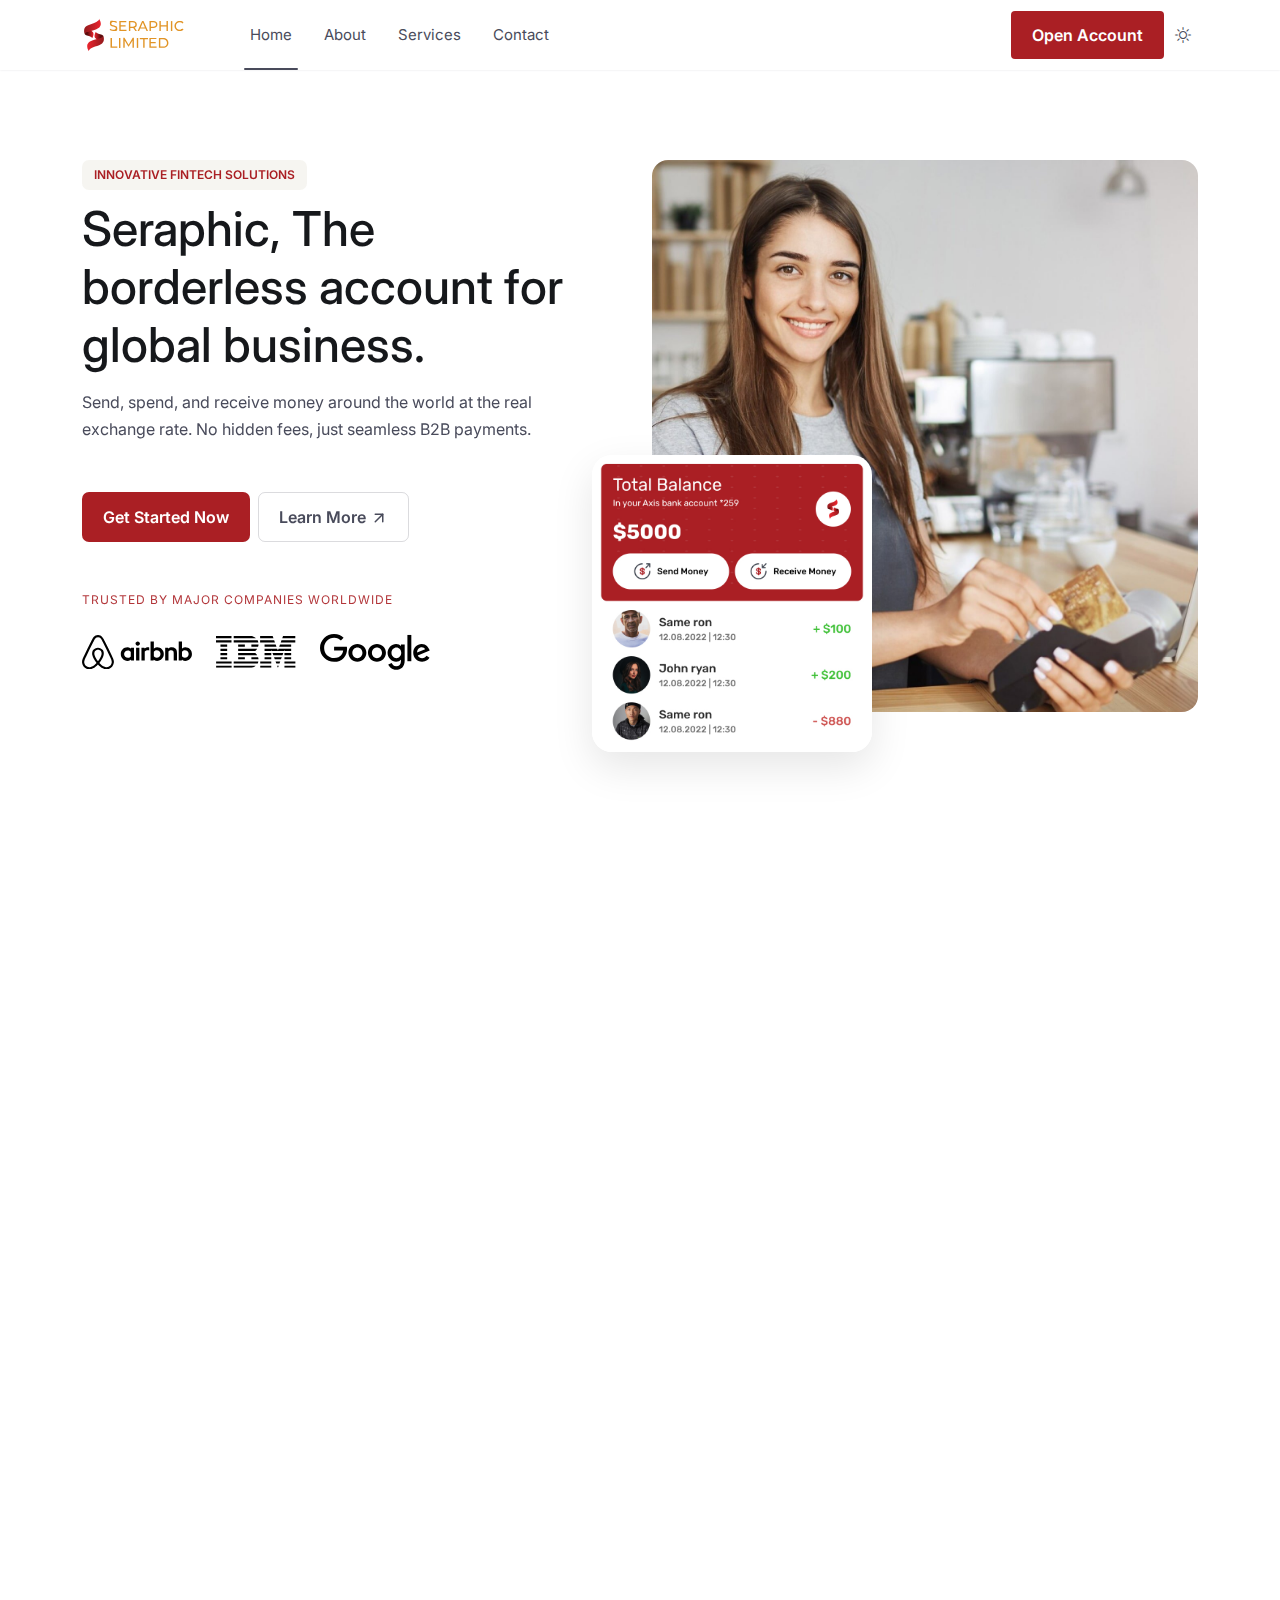
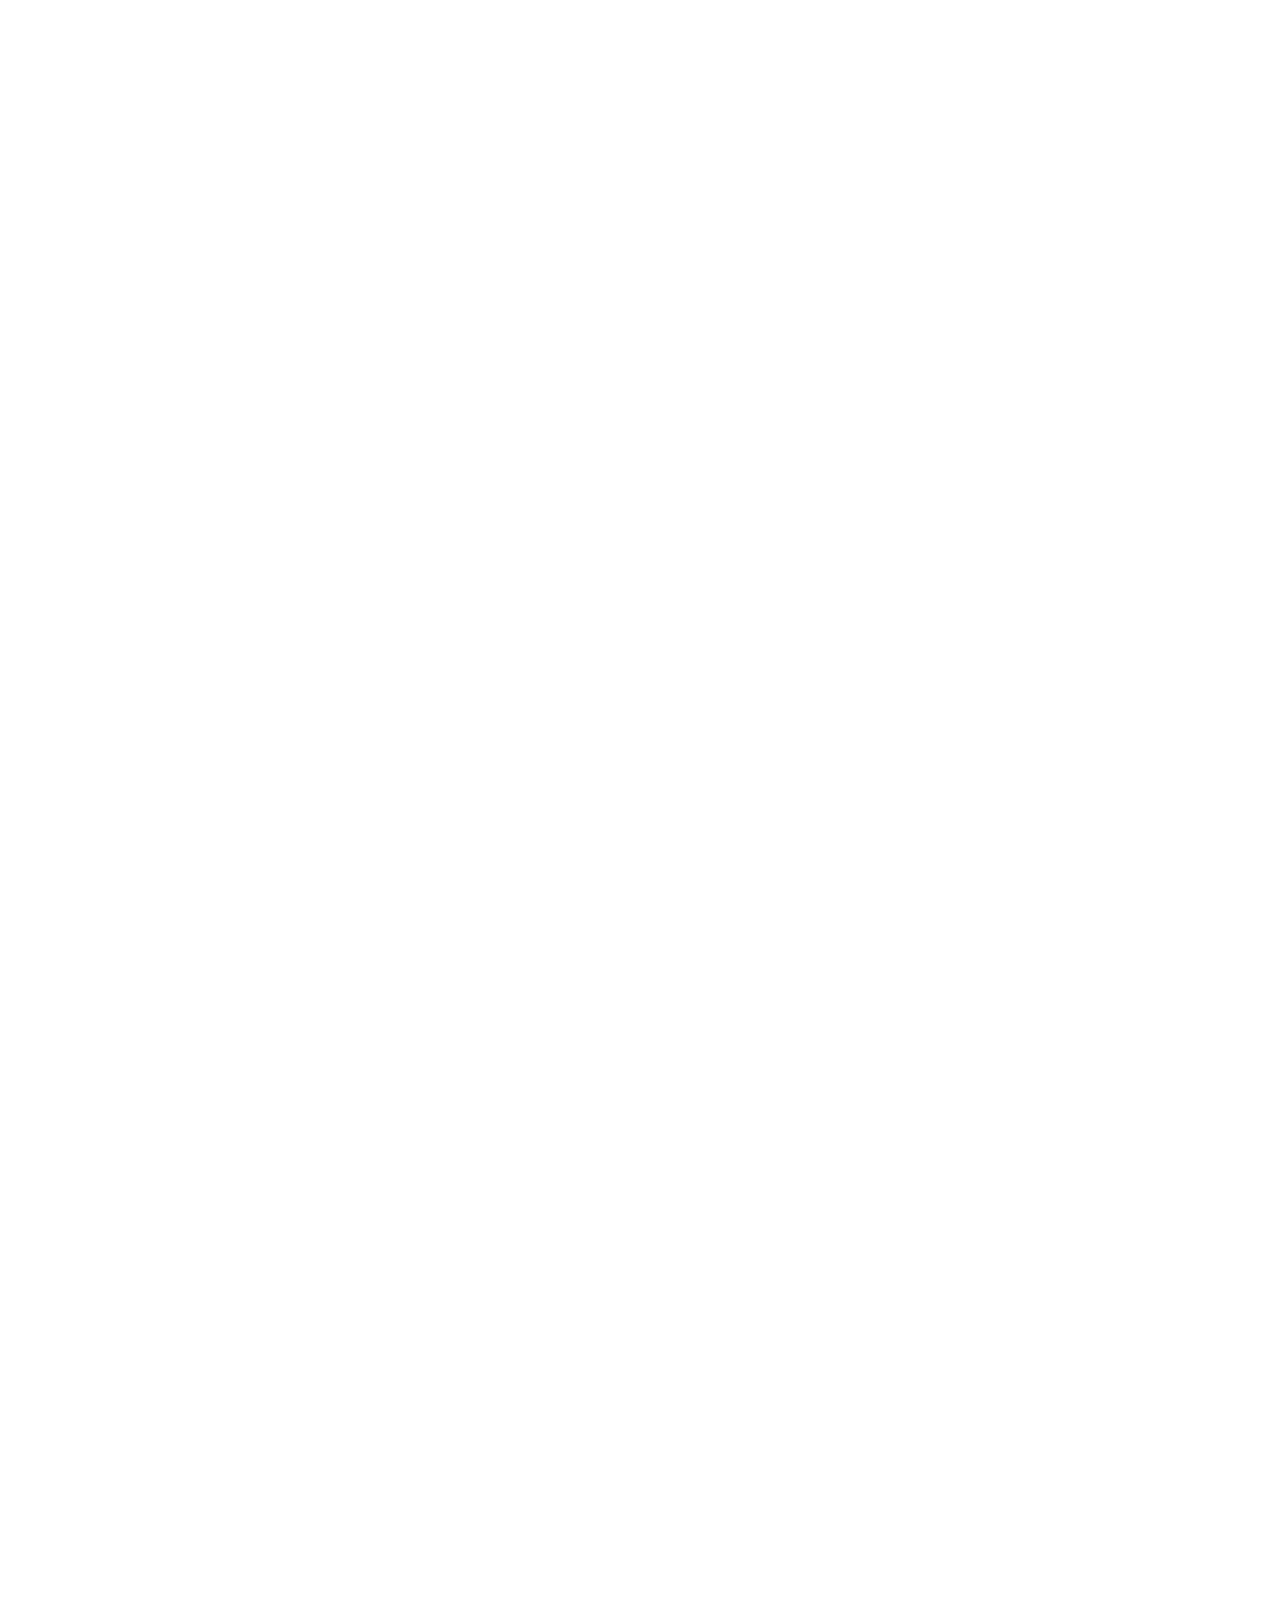
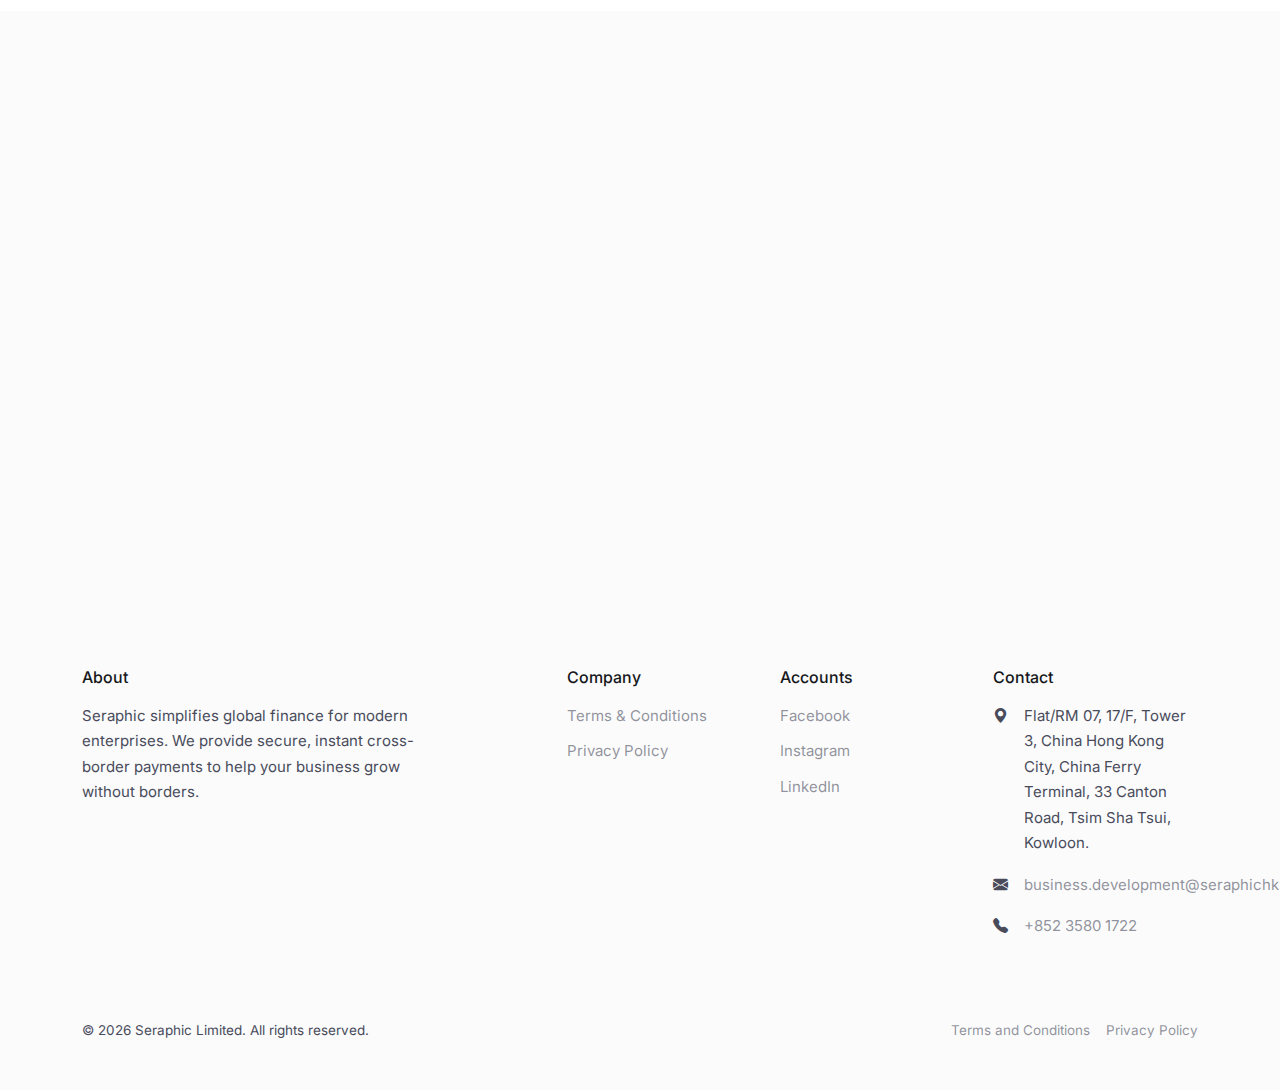
<file: index.html>
<!DOCTYPE html>
<html lang="en" data-bs-theme="light">

<head>
  <meta charset="utf-8">
  <meta name="viewport" content="width=device-width, initial-scale=1">
  <title>Seraphic | Secure Global B2B Payments</title>

  <!-- ======= Favico =======-->
  <link rel="icon" href="images/favico.ico">
  <!-- End Fav Ico -->

  <!-- ======= Google Font =======-->
  <link rel="preconnect" href="https://fonts.googleapis.com">
  <link rel="preconnect" href="https://fonts.gstatic.com" crossorigin="">
  <link href="https://fonts.googleapis.com/css2?family=Inter:wght@100..900&display=swap" rel="stylesheet">
  <!-- End Google Font-->

  <!-- ======= Styles =======-->
  <link href="css/bootstrap.min.css" rel="stylesheet">
  <link href="css/bootstrap-icons.min.css" rel="stylesheet">
  <link href="css/glightbox.min.css" rel="stylesheet">
  <link href="css/swiper-bundle.min.css" rel="stylesheet">
  <link href="css/aos.css" rel="stylesheet">
  <!-- End Styles-->

  <!-- ======= Theme Style =======-->
  <link href="css/style.css" rel="stylesheet">
  <!-- End Theme Style-->

  <!-- ======= Apply theme =======-->
  <script>
    // Apply the theme as early as possible to avoid flicker
    (function () {
      const storedTheme = localStorage.getItem('theme') || 'light';
      document.documentElement.setAttribute('data-bs-theme', storedTheme);
    })();
  </script>

  <!-- ======= Google Analytics ======= -->
  <script async="" src="https://www.googletagmanager.com/gtag/js?id=G-CN09X6ELXM"></script>
  <script>
    window.dataLayer = window.dataLayer || [];
    function gtag() { dataLayer.push(arguments); }
    gtag('js', new Date());
    gtag('config', 'G-CN09X6ELXM');
  </script>
  <!-- End Google Analytics -->
</head>

<body>


  <!-- ======= Site Wrap =======-->
  <div class="site-wrap">


    <!-- ======= Header =======-->
    <header class="fbs__net-navbar navbar navbar-expand-lg relative dark" aria-label="navbar">
      <div class="container d-flex align-items-center justify-content-between">


        <!-- Start Logo-->
        <a class="navbar-brand w-auto" href="index.html">
          <!-- If you use a text logo, uncomment this if it is commented-->
          <!-- Vertex-->

          <!-- If you plan to use an image logo, uncomment this if it is commented-->
          <img class="logo dark img-fluid" src="images/logo-dark.svg" alt="image placeholder">
          <img class="logo light img-fluid" src="images/logo-light.svg" alt="image placeholder">

        </a>
        <!-- End Logo-->

        <!-- Start offcanvas-->
        <div class="offcanvas offcanvas-start w-75" id="fbs__net-navbars" tabindex="-1"
          aria-labelledby="fbs__net-navbarsLabel">


          <div class="offcanvas-header">
            <div class="offcanvas-header-logo">
              <!-- If you use a text logo, uncomment this if it is commented-->

              <!-- h5#fbs__net-navbarsLabel.offcanvas-title Vertex-->

              <!-- If you plan to use an image logo, uncomment this if it is commented-->
              <a class="logo-link" id="fbs__net-navbarsLabel" href="index.html">


                <!-- logo dark--><img class="logo dark img-fluid" src="images/logo-dark.svg"
                  alt="image placeholder">

                <!-- logo light--><img class="logo light img-fluid" src="images/logo-light.svg"
                  alt="image placeholder"></a>

            </div>
            <button class="btn-close btn-close-black" type="button" data-bs-dismiss="offcanvas"
              aria-label="Close"></button>
          </div>

          <div class="offcanvas-body align-items-lg-center">


            <ul class="navbar-nav nav me-auto ps-lg-5 mb-2 mb-lg-0">
              <li class="nav-item"><a class="nav-link scroll-link active" aria-current="page" href="index.html">Home</a>
              </li>
              <li class="nav-item"><a class="nav-link scroll-link" href="about.html">About</a></li>
              <li class="nav-item"><a class="nav-link scroll-link" href="services.html">Services</a></li>
              <li class="nav-item"><a class="nav-link scroll-link" href="contact.html">Contact </a></li>
            </ul>

          </div>
        </div>
        <!-- End offcanvas-->

        <div class="ms-auto w-auto">


          <div class="header-social d-flex align-items-center gap-1"><a class="btn btn-primary py-2"
              href="contact.html">Open Account</a>


            <!-- Toggle Button Dark and Light Mode-->
            <a id="themeToggleBtn" href="#"><i class="bi" id="themeIcon"></i></a>

            <button class="fbs__net-navbar-toggler justify-content-center align-items-center ms-auto"
              data-bs-toggle="offcanvas" data-bs-target="#fbs__net-navbars" aria-controls="fbs__net-navbars"
              aria-label="Toggle navigation" aria-expanded="false">
              <svg class="fbs__net-icon-menu" xmlns="http://www.w3.org/2000/svg" width="24" height="24"
                viewBox="0 0 24 24" fill="none" stroke="currentColor" stroke-width="2" stroke-linecap="round"
                stroke-linejoin="round">
                <line x1="21" x2="3" y1="6" y2="6"></line>
                <line x1="15" x2="3" y1="12" y2="12"></line>
                <line x1="17" x2="3" y1="18" y2="18"></line>
              </svg>
              <svg class="fbs__net-icon-close" xmlns="http://www.w3.org/2000/svg" width="24" height="24"
                viewBox="0 0 24 24" fill="none" stroke="currentColor" stroke-width="2" stroke-linecap="round"
                stroke-linejoin="round">
                <path d="M18 6 6 18"></path>
                <path d="m6 6 12 12"></path>
              </svg>
            </button>

          </div>

        </div>
      </div>
    </header>
    <!-- End Header-->

    <!-- ======= Main =======-->
    <main>


      <!-- ======= Hero =======-->
      <section class="hero__v6 section" id="home">
        <div class="container">
          <div class="row">
            <div class="col-lg-6 mb-4 mb-lg-0">
              <div class="row">
                <div class="col-lg-11"><span class="hero-subtitle text-uppercase" data-aos="fade-up"
                    data-aos-delay="0">Innovative Fintech Solutions</span>
                  <h1 class="hero-title mb-3" data-aos="fade-up" data-aos-delay="100">Seraphic, The borderless account for global business.</h1>
                  <p class="hero-description mb-4 mb-lg-5" data-aos="fade-up" data-aos-delay="200">Send, spend, and receive money around the world at the real exchange rate. No hidden fees, just seamless B2B payments.</p>
                  <div class="cta d-flex gap-2 mb-4 mb-lg-5" data-aos="fade-up" data-aos-delay="300"><a class="btn"
                      href="contact.html">Get Started Now</a><a class="btn btn-white-outline" href="about.html">Learn More
                      <svg class="lucide lucide-arrow-up-right" xmlns="http://www.w3.org/2000/svg" width="18"
                        height="18" viewBox="0 0 24 24" fill="none" stroke="currentColor" stroke-width="2"
                        stroke-linecap="round" stroke-linejoin="round">
                        <path d="M7 7h10v10"></path>
                        <path d="M7 17 17 7"></path>
                      </svg></a></div>
                  <div class="logos mb-4" data-aos="fade-up" data-aos-delay="400"><span
                      class="logos-title text-uppercase mb-4 d-block">Trusted by major companies worldwide</span>
                    <div class="logos-images d-flex gap-4 align-items-center"><img
                        class="img-fluid js-img-to-inline-svg" src="images/logo-air-bnb__black.svg" alt="Company 1"
                        style="width: 110px;"><img class="img-fluid js-img-to-inline-svg"
                        src="images/logo-ibm__black.svg" alt="Company 2" style="width: 80px;"><img
                        class="img-fluid js-img-to-inline-svg" src="images/logo-google__black.svg" alt="Company 3"
                        style="width: 110px;"></div>
                  </div>
                </div>
              </div>
            </div>
            <div class="col-lg-6">
              <div class="hero-img"><img class="img-card img-fluid" src="images/card-expenses.jpg" alt="Image card"
                  data-aos="fade-down" data-aos-delay="600"><img class="img-main img-fluid rounded-4"
                  src="images/hero-img-1-min.jpg" alt="Hero Image" data-aos="fade-in" data-aos-delay="500"></div>
            </div>
          </div>
        </div>
        <!-- End Hero-->
      </section>

      <!-- ======= About =======-->
      <section class="about__v4 section" id="about">
        <div class="container">
          <div class="row">
            <div class="col-md-6 order-md-2">
              <div class="row justify-content-end">
                <div class="col-md-11 mb-4 mb-md-0"><span class="subtitle text-uppercase mb-3" data-aos="fade-up"
                    data-aos-delay="0">Money without borders</span>
                  <h2 class="mb-4" data-aos="fade-up" data-aos-delay="100">We built Seraphic to fix the broken international banking system.</h2>
                  <div data-aos="fade-up" data-aos-delay="200">
                    <p>Traditional banks charge hidden markups and take days to process simple transfers. Seraphic moves money as fast as information. We give businesses the power to pay suppliers, receive revenue, and manage cash flow in over 40 currencies—instantly and transparently.</p>
                  </div>
                  <h4 class="small fw-bold mt-4 mb-3" data-aos="fade-up" data-aos-delay="300">Key Values and Vision</h4>
                  <ul class="d-flex flex-row flex-wrap list-unstyled gap-3 features" data-aos="fade-up"
                    data-aos-delay="400">
                    <li class="d-flex align-items-center gap-2"><span class="icon rounded-circle text-center"><i
                          class="bi bi-check"></i></span><span class="text">Market-Competitive FX rates</span></li>
                    <li class="d-flex align-items-center gap-2"><span class="icon rounded-circle text-center"><i
                          class="bi bi-check"></i></span><span class="text">Bank-Level Security</span></li>
                    <li class="d-flex align-items-center gap-2"><span class="icon rounded-circle text-center"><i
                          class="bi bi-check"></i></span><span class="text">Global Coverage</span></li>
                    <li class="d-flex align-items-center gap-2"><span class="icon rounded-circle text-center"><i
                          class="bi bi-check"></i></span><span class="text">Zero Hidden Fees</span></li>
                  </ul>
                </div>
              </div>
            </div>
            <div class="col-md-6">
              <div class="img-wrap position-relative"><img class="img-fluid rounded-4" src="images/about_2-min.jpg"
                  alt="image placeholder" data-aos="fade-up" data-aos-delay="0">
                <div class="mission-statement p-4 rounded-4 d-flex gap-4" data-aos="fade-up" data-aos-delay="100">
                  <div class="mission-icon text-center rounded-circle"><i class="bi bi-lightbulb fs-4"></i></div>
                  <div>
                    <h3 class="text-uppercase fw-bold">Mission Statement</h3>
                    <p class="fs-5 mb-0">To build the world’s most transparent financial network, helping businesses grow globally without losing money to fees.</p>
                  </div>
                </div>
              </div>
            </div>
          </div>
        </div>
      </section>
      <!-- End About-->

      <!-- ======= Features =======-->
      <section class="section features__v2" id="features">
        <div class="container">
          <div class="row">
            <div class="col-12">
              <div class="d-lg-flex p-5 rounded-4 content" data-aos="fade-in" data-aos-delay="0">
                <div class="row">
                  <div class="col-lg-5 mb-5 mb-lg-0" data-aos="fade-up" data-aos-delay="0">
                    <div class="row">
                      <div class="col-lg-11">
                        <div class="h-100 flex-column justify-content-between d-flex">
                          <div>
                            <h2 class="mb-4">Built for modern business</h2>
                            <p class="mb-5">Stop losing money on exchange rates. Seraphic offers the mid-market rate that banks use for themselves.</p>
                          </div>
                          <div class="align-self-start"><a
                              class="glightbox btn d-inline-flex align-items-center gap-2"
                              href="contact.html">Connect with Us</a></div>
                        </div>
                      </div>
                    </div>
                  </div>
                  <div class="col-lg-7">
                    <div class="row justify-content-end">
                      <div class="col-lg-11">
                        <div class="row">
                          <div class="col-sm-6" data-aos="fade-up" data-aos-delay="0">
                            <div class="icon text-center mb-4"><i class="bi bi-person-check fs-4"></i></div>
                            <h3 class="fs-6 fw-bold mb-3">Mid-Market Rates</h3>
                            <p>We never add a markup to the exchange rate. You get the real rate, every time.</p>
                          </div>
                          <div class="col-sm-6" data-aos="fade-up" data-aos-delay="100">
                            <div class="icon text-center mb-4"><i class="bi bi-graph-up fs-4"></i></div>
                            <h3 class="fs-6 fw-bold mb-3">Batch Payments</h3>
                            <p>Pay up to 1,000 suppliers or employees globally with a single click.</p>
                          </div>
                          <div class="col-sm-6" data-aos="fade-up" data-aos-delay="200">
                            <div class="icon text-center mb-4"><i class="bi bi-headset fs-4"></i></div>
                            <h3 class="fs-6 fw-bold mb-3">Bank-Grade Security</h3>
                            <p>Regulated by top financial authorities with 2-factor authentication and fraud protection.</p>
                          </div>
                        </div>
                      </div>
                    </div>
                  </div>
                </div>
              </div>
            </div>
          </div>
        </div>
      </section>
      <!-- End Features-->

      <!-- ======= How it works =======-->
      <section class="section howitworks__v1" id="how-it-works">
        <div class="container">
          <div class="row mb-5">
            <div class="col-md-6 text-center mx-auto"><span class="subtitle text-uppercase mb-3" data-aos="fade-up"
                data-aos-delay="0">Global Features</span>
              <h2 data-aos="fade-up" data-aos-delay="100">Go global in minutes</h2>
              <p data-aos="fade-up" data-aos-delay="200">Your global playments partner in cross-border payment services</p>
            </div>
          </div>
          <div class="row g-md-5">
            <div class="col-md-6 col-lg-3">
              <div class="step-card text-center h-100 d-flex flex-column justify-content-start position-relative"
                data-aos="fade-up" data-aos-delay="0">
                <div data-aos="fade-right" data-aos-delay="500"><img class="arch-line" src="images/arch-line.svg"
                    alt="image placeholder"></div><span
                  class="step-number rounded-circle text-center fw-bold mb-5 mx-auto">1</span>
                <div>
                  <h3 class="fs-5 mb-4">Segregated Multi-Currency Accounts</h3>
                  <p>Get unique account details to pay and get paid like a local in over 50 currencies.</p>
                </div>
              </div>
            </div>
            <div class="col-md-6 col-lg-3" data-aos="fade-up" data-aos-delay="600">
              <div
                class="step-card reverse text-center h-100 d-flex flex-column justify-content-start position-relative">
                <div data-aos="fade-right" data-aos-delay="1100"><img class="arch-line reverse"
                    src="images/arch-line-reverse.svg" alt="image placeholder"></div><span
                  class="step-number rounded-circle text-center fw-bold mb-5 mx-auto">2</span>
                <h3 class="fs-5 mb-4">International Local Clearing</h3>
                <p>Bypass SWIFT delays using local rails like SEPA and ACH. Faster delivery, lower costs.</p>
              </div>
            </div>
            <div class="col-md-6 col-lg-3" data-aos="fade-up" data-aos-delay="1200">
              <div class="step-card text-center h-100 d-flex flex-column justify-content-start position-relative">
                <div data-aos="fade-right" data-aos-delay="1700"><img class="arch-line" src="images/arch-line.svg"
                    alt="image placeholder"></div><span
                  class="step-number rounded-circle text-center fw-bold mb-5 mx-auto">3</span>
                <h3 class="fs-5 mb-4">Bulk Transfers</h3>
                <p>Pay hundreds of recipients in one click. Upload a single CSV for instant global execution.
                </p>
              </div>
            </div>
            <div class="col-md-6 col-lg-3" data-aos="fade-up" data-aos-delay="1800">
              <div class="step-card last text-center h-100 d-flex flex-column justify-content-start position-relative">
                <span class="step-number rounded-circle text-center fw-bold mb-5 mx-auto">4</span>
                <div>
                  <h3 class="fs-5 mb-4">Easy API Integration</h3>
                  <p>Embed global payments with minimal coding. Connect once to access banking rails worldwide.</p>
                </div>
              </div>
            </div>
          </div>
        </div>
      </section>
      <!-- End How it works-->

      <!-- ======= Stats =======-->
      <section class="stats__v3 section">
        <div class="container">
          <div class="row">
            <div class="col-12">
              <div class="d-flex flex-wrap content rounded-4" data-aos="fade-up" data-aos-delay="0">
                <div class="rounded-borders">
                  <div class="rounded-border-1"></div>
                  <div class="rounded-border-2"></div>
                  <div class="rounded-border-3"></div>
                </div>
                <div class="col-12 col-sm-6 col-md-4 mb-4 mb-md-0 text-center" data-aos="fade-up" data-aos-delay="100">
                  <div class="stat-item">
                    <h3 class="fs-1 fw-bold"><span class="purecounter" data-purecounter-start="0"
                        data-purecounter-end="5" data-purecounter-duration="2">0</span><span>B+</span></h3>
                    <p class="mb-0">Processed Annually</p>
                  </div>
                </div>
                <div class="col-12 col-sm-6 col-md-4 mb-4 mb-md-0 text-center" data-aos="fade-up" data-aos-delay="200">
                  <div class="stat-item">
                    <h3 class="fs-1 fw-bold"> <span class="purecounter" data-purecounter-start="0"
                        data-purecounter-end="40" data-purecounter-duration="2">0</span><span>+</span></h3>
                    <p class="mb-0">Currencies Supported</p>
                  </div>
                </div>
                <div class="col-12 col-sm-6 col-md-4 mb-4 mb-md-0 text-center" data-aos="fade-up" data-aos-delay="300">
                  <div class="stat-item">
                    <h3 class="fs-1 fw-bold"><span class="purecounter" data-purecounter-start="0"
                        data-purecounter-end="8" data-purecounter-duration="2">0</span><span>x</span></h3>
                    <p class="mb-0">Cheaper than Banks</p>
                  </div>
                </div>
              </div>
            </div>
          </div>
        </div>
      </section>
      <!-- End Stats-->



      <!-- ======= FAQ =======-->
      <section class="section faq__v2" id="faq">
        <div class="container">
          <div class="row mb-4">
            <div class="col-md-6 col-lg-7 mx-auto text-center"><span class="subtitle text-uppercase mb-3"
                data-aos="fade-up" data-aos-delay="0">FAQ</span>
              <h2 class="h2 fw-bold mb-3" data-aos="fade-up" data-aos-delay="0">Frequently Asked Questions</h2>
              <p data-aos="fade-up" data-aos-delay="100">Everything you need to know to transact with confidence.</p>
            </div>
          </div>
          <div class="row">
            <div class="col-md-8 mx-auto" data-aos="fade-up" data-aos-delay="200">
              <div class="faq-content">
                <div class="accordion custom-accordion" id="accordionPanelsStayOpenExample">
                  <div class="accordion-item">
                    <h2 class="accordion-header">
                      <button class="accordion-button" type="button" data-bs-toggle="collapse"
                        data-bs-target="#panelsStayOpen-collapseOne" aria-expanded="true"
                        aria-controls="panelsStayOpen-collapseOne">Is my money safe with Seraphic?</button>
                    </h2>
                    <div class="accordion-collapse collapse show" id="panelsStayOpen-collapseOne">
                      <div class="accordion-body">Yes. We are regulated by leading financial authorities. We safeguard your money in established financial institutions, separate from our own operating accounts.</div>
                    </div>
                  </div>
                  <div class="accordion-item">
                    <h2 class="accordion-header">
                      <button class="accordion-button collapsed" type="button" data-bs-toggle="collapse"
                        data-bs-target="#panelsStayOpen-collapseTwo" aria-expanded="false"
                        aria-controls="panelsStayOpen-collapseTwo">How fast are transfers?</button>
                    </h2>
                    <div class="accordion-collapse collapse" id="panelsStayOpen-collapseTwo">
                      <div class="accordion-body">50% of our transfers are instant (arriving within 20 seconds). The vast majority arrive within 24 hours.</div>
                    </div>
                  </div>
                  <div class="accordion-item">
                    <h2 class="accordion-header">
                      <button class="accordion-button collapsed" type="button" data-bs-toggle="collapse"
                        data-bs-target="#panelsStayOpen-collapseFour" aria-expanded="false"
                        aria-controls="panelsStayOpen-collapseFour">Can I open an account if I'm a freelancer?</button>
                    </h2>
                    <div class="accordion-collapse collapse" id="panelsStayOpen-collapseFour">
                      <div class="accordion-body">Absolutely. We support sole traders, freelancers, and limited companies of all sizes.</div>
                    </div>
                  </div>
                </div>
              </div>
            </div>
          </div>
        </div>
        <!-- End FAQ-->
      </section>
      <!-- End FAQ-->


      <!-- ======= Footer =======-->
      <footer class="footer pt-5 pb-5">
        <div class="container">
          <div class="row justify-content-between mb-5 g-xl-5">
            <div class="col-md-4 mb-5 mb-lg-0">
              <h3 class="mb-3">About</h3>
              <p class="mb-4">Seraphic simplifies global finance for modern enterprises. We provide secure, instant cross-border payments to help your business grow without borders.</p>
            </div>
            <div class="col-md-7">
              <div class="row g-2">
                <div class="col-md-6 col-lg-4 mb-4 mb-lg-0">
                  <h3 class="mb-3">Company</h3>
                  <ul class="list-unstyled">
                    <li><a href="tnc.html">Terms & Conditions</a></li>
                    <li><a href="pp.html">Privacy Policy</a></li>
                  </ul>
                </div>
                <div class="col-md-6 col-lg-4 mb-4 mb-lg-0">
                  <h3 class="mb-3">Accounts</h3>
                  <ul class="list-unstyled">
                    <li><a href="#">Facebook</a></li>
                    <li><a href="#">Instagram</a></li>
                    <li><a href="#">LinkedIn</a></li>
                  </ul>
                </div>
                <div class="col-md-6 col-lg-4 mb-4 mb-lg-0 quick-contact">
                  <h3 class="mb-3">Contact</h3>
                  <p class="d-flex mb-3"><i class="bi bi-geo-alt-fill me-3"></i><span>Flat/RM 07, 17/F, Tower 3, China Hong Kong City, China Ferry Terminal, 33 Canton Road, Tsim Sha Tsui, Kowloon.</span></p><a class="d-flex mb-3"
                    href="mailto:business.development@seraphichk.com"><i
                      class="bi bi-envelope-fill me-3"></i><span>business.development@seraphichk.com</span></a><a class="d-flex mb-3"
                    href="tel://+85235801722"><i class="bi bi-telephone-fill me-3"></i><span>+852 3580 1722</span></a>
                </div>
              </div>
            </div>
          </div>
          <div class="row credits pt-3">
            <div class="col-xl-8 text-center text-xl-start mb-3 mb-xl-0">
              ©
              <script>document.write(new Date().getFullYear());</script> Seraphic Limited.
              All rights reserved.
            </div>
            <div
              class="col-xl-4 justify-content-start justify-content-xl-end quick-links d-flex flex-column flex-xl-row text-center text-xl-start gap-3">
              <a href="tnc.html">Terms and Conditions</a><a href="pp.html">Privacy Policy</a>
            </div>
          </div>
        </div>
      </footer>
      <!-- End Footer-->

    </main>
  </div>

  <!-- ======= Back to Top =======-->
  <button id="back-to-top"><i class="bi bi-arrow-up-short"></i></button>
  <!-- End Back to top-->

  <!-- ======= Javascripts =======-->
  <script src="js/bootstrap.bundle.min.js"></script>
  <script src="js/gsap.min.js"></script>
  <script src="js/imagesloaded.pkgd.min.js"></script>
  <script src="js/isotope.pkgd.min.js"></script>
  <script src="js/glightbox.min.js"></script>
  <script src="js/swiper-bundle.min.js"></script>
  <script src="js/aos.js"></script>
  <script src="js/purecounter.js"></script>
  <script src="js/custom.js"></script>
  <script src="js/send_email.js"></script>
  <!-- End JavaScripts-->

</body>

</html>
</file>
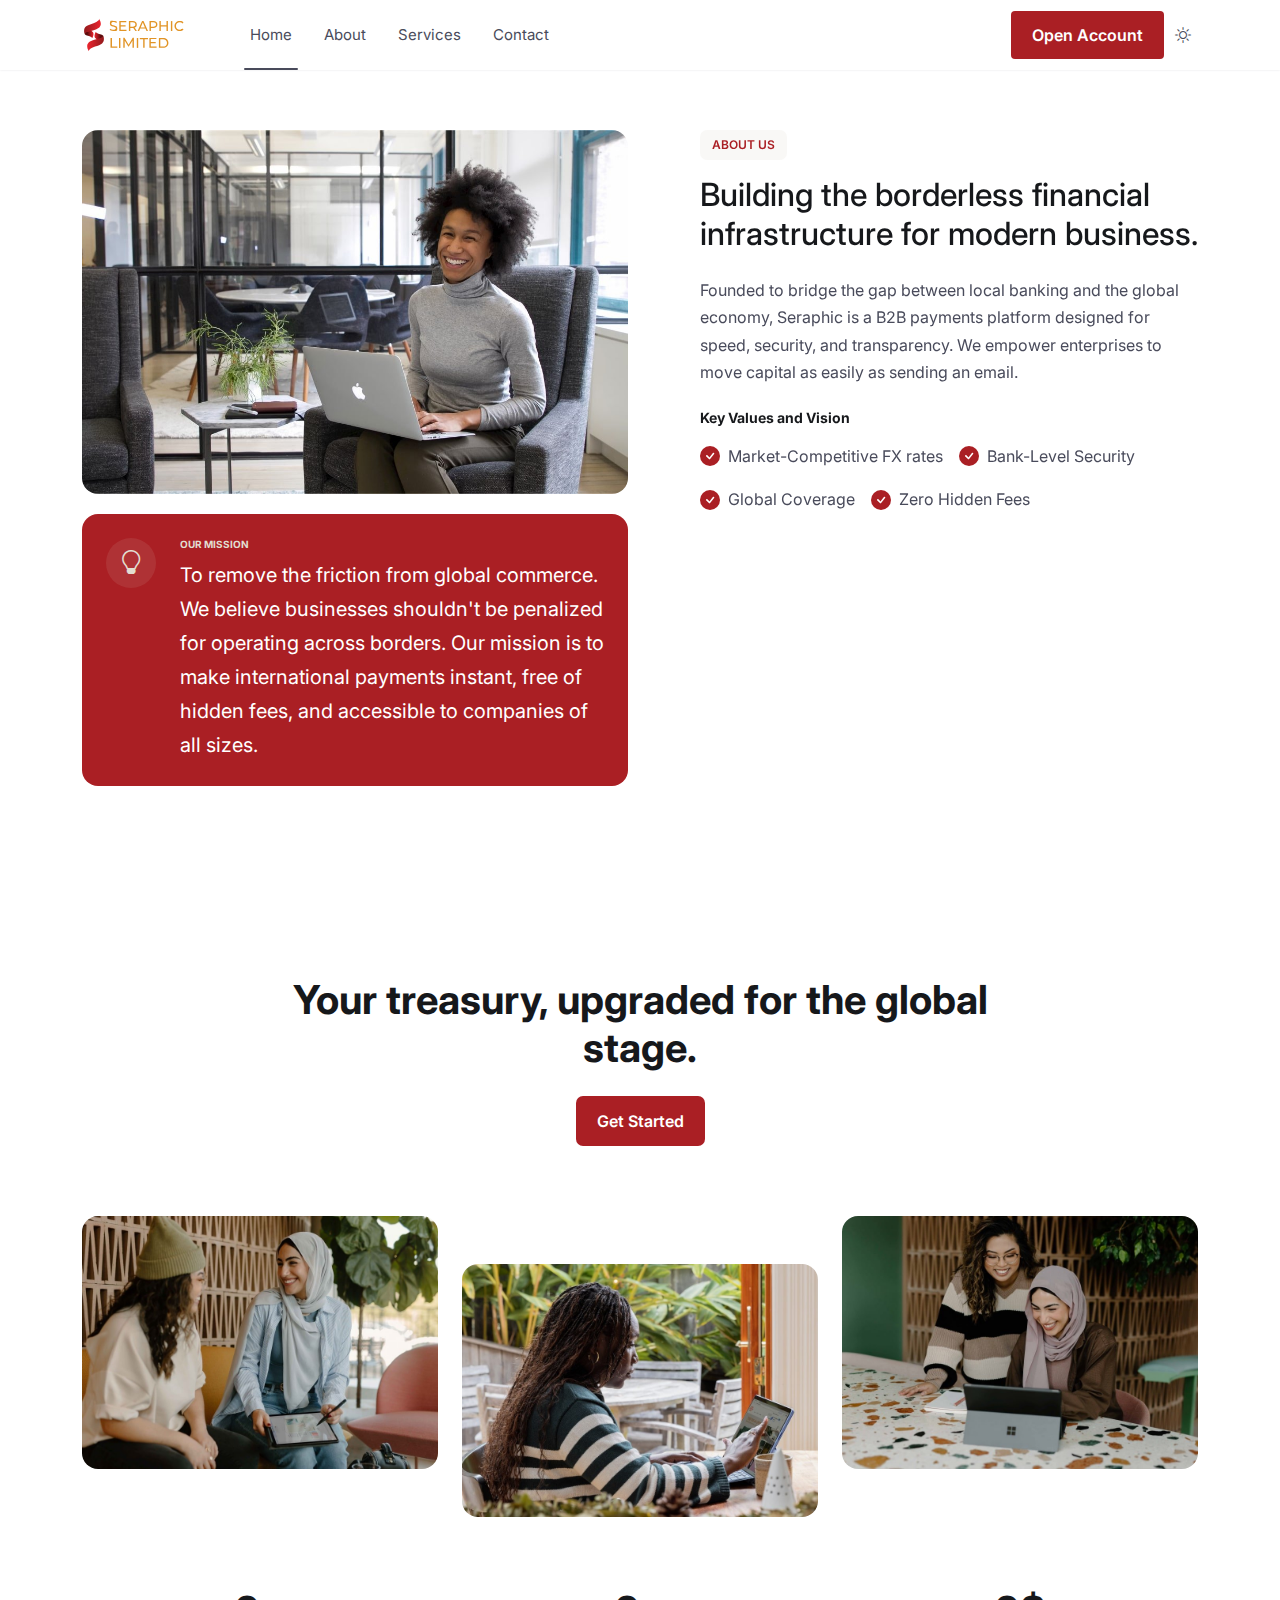
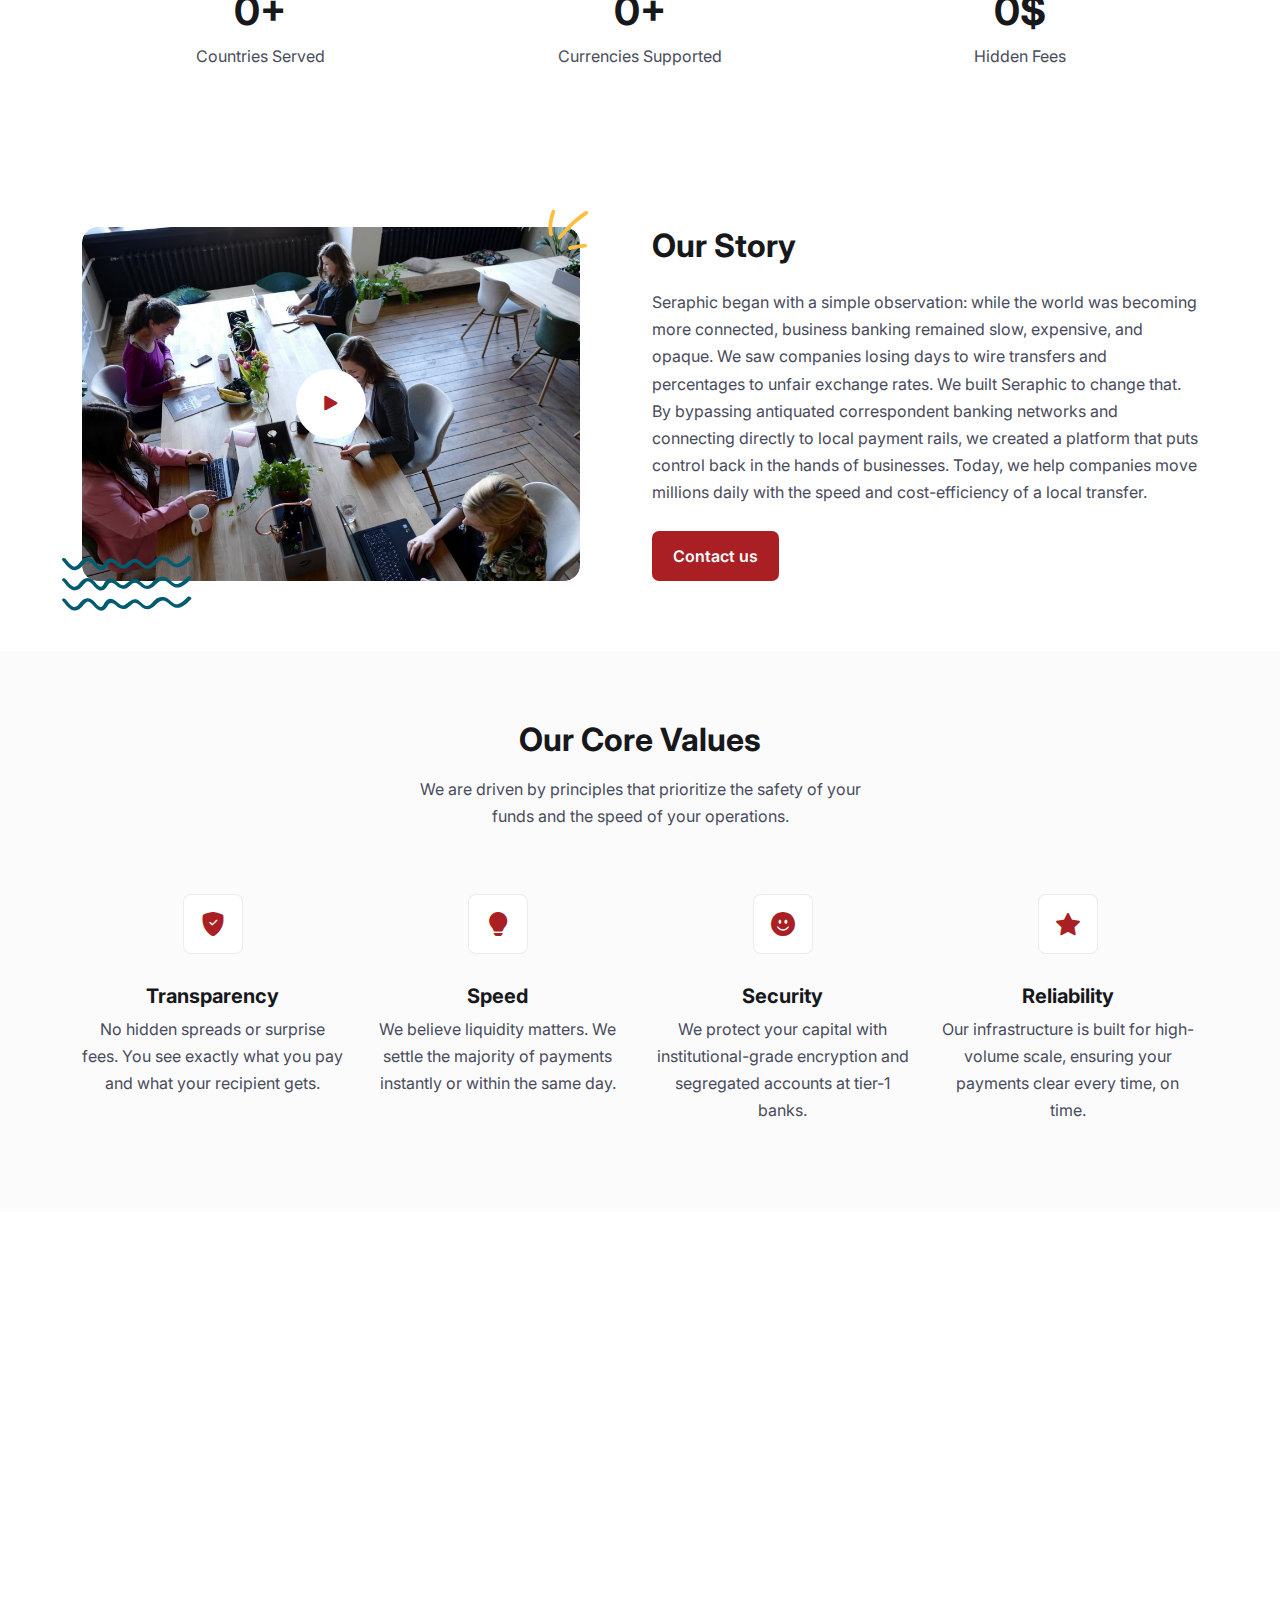
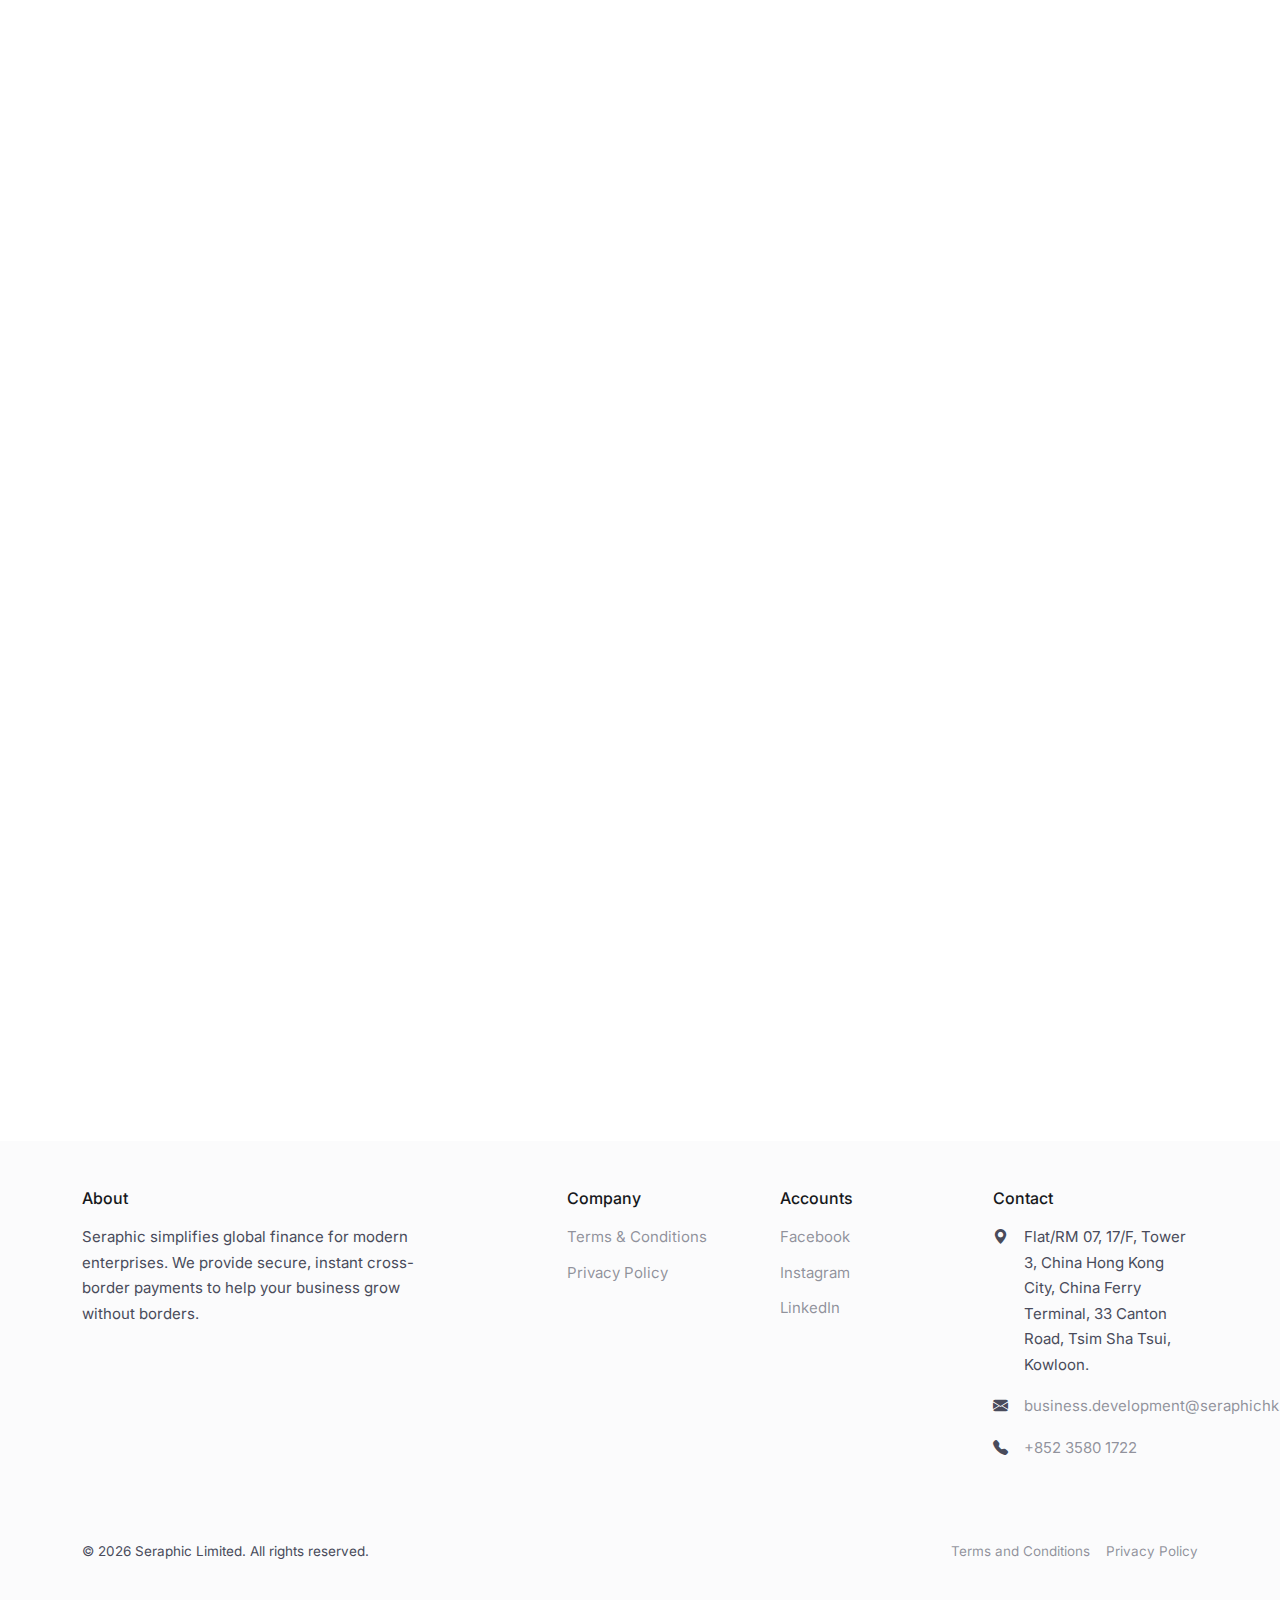
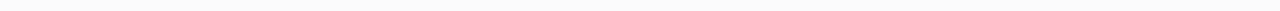
<file: about.html>
<!DOCTYPE html><html lang="en" data-bs-theme="light"><head>
    <meta charset="utf-8">
    <meta name="viewport" content="width=device-width, initial-scale=1">
    <title> Nova Free Bootstrap Template for Agency — by FreeBootstrap.net </title>

    <!-- ======= Favico =======-->
    <link rel="icon" href="images/favico.ico">
    <!-- End Fav Ico -->
     
    <!-- ======= Google Font =======-->
    <link rel="preconnect" href="https://fonts.googleapis.com">
    <link rel="preconnect" href="https://fonts.gstatic.com" crossorigin="">
    <link href="https://fonts.googleapis.com/css2?family=Inter:wght@100..900&display=swap" rel="stylesheet">
    <!-- End Google Font-->
    
    <!-- ======= Styles =======-->
    <link href="css/bootstrap.min.css" rel="stylesheet">
    <link href="css/bootstrap-icons.min.css" rel="stylesheet">
    <link href="css/glightbox.min.css" rel="stylesheet">
    <link href="css/swiper-bundle.min.css" rel="stylesheet">
    <link href="css/aos.css" rel="stylesheet">
    <!-- End Styles-->
    
    <!-- ======= Theme Style =======-->
    <link href="css/style.css" rel="stylesheet">
    <!-- End Theme Style-->
    
    <!-- ======= Apply theme =======-->
    <script>
      // Apply the theme as early as possible to avoid flicker
      (function() {
      const storedTheme = localStorage.getItem('theme') || 'light';
      document.documentElement.setAttribute('data-bs-theme', storedTheme);
      })();
    </script>
    <!-- ======= Google Analytics ======= -->
    <script async="" src="https://www.googletagmanager.com/gtag/js?id=G-CN09X6ELXM"></script>
    <script>
      window.dataLayer = window.dataLayer || [];
      function gtag(){dataLayer.push(arguments);}
      gtag('js', new Date());
      gtag('config', 'G-CN09X6ELXM');
    </script>
    <!-- End Google Analytics -->
  </head>
  <body>
    
    
    <!-- ======= Site Wrap =======-->
    <div class="site-wrap">
      
      
      <!-- ======= Header =======-->
    <header class="fbs__net-navbar navbar navbar-expand-lg relative dark" aria-label="navbar">
      <div class="container d-flex align-items-center justify-content-between">


        <!-- Start Logo-->
        <a class="navbar-brand w-auto" href="index.html">
          <!-- If you use a text logo, uncomment this if it is commented-->
          <!-- Vertex-->

          <!-- If you plan to use an image logo, uncomment this if it is commented-->
          <img class="logo dark img-fluid" src="images/logo-dark.svg" alt="image placeholder">
          <img class="logo light img-fluid" src="images/logo-light.svg" alt="image placeholder">

        </a>
        <!-- End Logo-->

        <!-- Start offcanvas-->
        <div class="offcanvas offcanvas-start w-75" id="fbs__net-navbars" tabindex="-1"
          aria-labelledby="fbs__net-navbarsLabel">


          <div class="offcanvas-header">
            <div class="offcanvas-header-logo">
              <!-- If you use a text logo, uncomment this if it is commented-->

              <!-- h5#fbs__net-navbarsLabel.offcanvas-title Vertex-->

              <!-- If you plan to use an image logo, uncomment this if it is commented-->
              <a class="logo-link" id="fbs__net-navbarsLabel" href="index.html">


                <!-- logo dark--><img class="logo dark img-fluid" src="images/logo-dark.svg"
                  alt="image placeholder">

                <!-- logo light--><img class="logo light img-fluid" src="images/logo-light.svg"
                  alt="image placeholder"></a>

            </div>
            <button class="btn-close btn-close-black" type="button" data-bs-dismiss="offcanvas"
              aria-label="Close"></button>
          </div>

          <div class="offcanvas-body align-items-lg-center">


            <ul class="navbar-nav nav me-auto ps-lg-5 mb-2 mb-lg-0">
              <li class="nav-item"><a class="nav-link scroll-link active" aria-current="page" href="index.html">Home</a>
              </li>
              <li class="nav-item"><a class="nav-link scroll-link" href="about.html">About</a></li>
              <li class="nav-item"><a class="nav-link scroll-link" href="services.html">Services</a></li>
              <li class="nav-item"><a class="nav-link scroll-link" href="contact.html">Contact </a></li>
            </ul>

          </div>
        </div>
        <!-- End offcanvas-->

        <div class="ms-auto w-auto">


          <div class="header-social d-flex align-items-center gap-1"><a class="btn btn-primary py-2"
              href="contact.html">Open Account</a>


            <!-- Toggle Button Dark and Light Mode-->
            <a id="themeToggleBtn" href="#"><i class="bi" id="themeIcon"></i></a>

            <button class="fbs__net-navbar-toggler justify-content-center align-items-center ms-auto"
              data-bs-toggle="offcanvas" data-bs-target="#fbs__net-navbars" aria-controls="fbs__net-navbars"
              aria-label="Toggle navigation" aria-expanded="false">
              <svg class="fbs__net-icon-menu" xmlns="http://www.w3.org/2000/svg" width="24" height="24"
                viewBox="0 0 24 24" fill="none" stroke="currentColor" stroke-width="2" stroke-linecap="round"
                stroke-linejoin="round">
                <line x1="21" x2="3" y1="6" y2="6"></line>
                <line x1="15" x2="3" y1="12" y2="12"></line>
                <line x1="17" x2="3" y1="18" y2="18"></line>
              </svg>
              <svg class="fbs__net-icon-close" xmlns="http://www.w3.org/2000/svg" width="24" height="24"
                viewBox="0 0 24 24" fill="none" stroke="currentColor" stroke-width="2" stroke-linecap="round"
                stroke-linejoin="round">
                <path d="M18 6 6 18"></path>
                <path d="m6 6 12 12"></path>
              </svg>
            </button>

          </div>

        </div>
      </div>
    </header>
    <!-- End Header-->
      
      <!-- ======= Main =======-->
      <main>
        
        
        <!-- ======= About =======-->
        <section class="about__v4 section first-section" id="about">
          <div class="container">
            <div class="row">
              <div class="col-md-6 order-md-2">
                <div class="row justify-content-end">
                  <div class="col-md-11 mb-4 mb-md-0"><span class="subtitle text-uppercase mb-3" data-aos="fade-up" data-aos-delay="0">About us</span>
                    <h2 class="mb-4" data-aos="fade-up" data-aos-delay="100">Building the borderless financial infrastructure for modern business.</h2>
                    <div data-aos="fade-up" data-aos-delay="200">
                      <p>Founded to bridge the gap between local banking and the global economy, Seraphic is a B2B payments platform designed for speed, security, and transparency. We empower enterprises to move capital as easily as sending an email.</p>
                    </div>
                    <h4 class="small fw-bold mt-4 mb-3" data-aos="fade-up" data-aos-delay="300">Key Values and Vision</h4>
                    <ul class="d-flex flex-row flex-wrap list-unstyled gap-3 features" data-aos="fade-up" data-aos-delay="400">
                      <li class="d-flex align-items-center gap-2"><span class="icon rounded-circle text-center"><i class="bi bi-check"></i></span><span class="text">Market-Competitive FX rates</span></li>
                      <li class="d-flex align-items-center gap-2"><span class="icon rounded-circle text-center"><i class="bi bi-check"></i></span><span class="text">Bank-Level Security</span></li>
                      <li class="d-flex align-items-center gap-2"><span class="icon rounded-circle text-center"><i class="bi bi-check"></i></span><span class="text">Global Coverage</span></li>
                      <li class="d-flex align-items-center gap-2"><span class="icon rounded-circle text-center"><i class="bi bi-check"></i></span><span class="text">Zero Hidden Fees</span></li>
                    </ul>
                  </div>
                </div>
              </div>
              <div class="col-md-6"> 
                <div class="img-wrap position-relative"><img class="img-fluid rounded-4" src="images/about_2-min.jpg" alt="image placeholder" data-aos="fade-up" data-aos-delay="0">
                  <div class="mission-statement p-4 rounded-4 d-flex gap-4" data-aos="fade-up" data-aos-delay="100">
                    <div class="mission-icon text-center rounded-circle"><i class="bi bi-lightbulb fs-4"></i></div>
                    <div>
                      <h3 class="text-uppercase fw-bold">Our Mission</h3>
                      <p class="fs-5 mb-0">To remove the friction from global commerce. We believe businesses shouldn't be penalized for operating across borders. Our mission is to make international payments instant, free of hidden fees, and accessible to companies of all sizes.</p>
                    </div>
                  </div>
                </div>
              </div>
            </div>
          </div>
        </section>
        <!-- End About-->
        
        <!-- ======= Page Title =======-->
        <section class="section pagetitle__v2 bg-transparent">
          <div class="container">
            <div class="row"> 
              <div class="col-sm-8 mx-auto text-center">
                <h1 class="mb-4 fw-bold">Your treasury, upgraded for the global stage.</h1>
                <p class="mb-0"> <a class="btn btn-primary" href="contact.html">Get Started</a></p>
              </div>
            </div>
          </div>
        </section>
        <!-- End Page Title-->
        
        <!-- ======= Gallery =======-->
        <div class="section gallery__v1 py-0">
          <div class="container">
            <div class="row g-4"> 
              <div class="col-6 col-lg-4"><img class="img-fluid rounded-4" src="images/business-img-1-min.jpg" alt="image placeholder"></div>
              <div class="col-6 col-lg-4 pt-lg-5"><img class="img-fluid rounded-4" src="images/business-img-3-min.jpg" alt="image placeholder"></div>
              <div class="col-6 col-lg-4"><img class="img-fluid rounded-4" src="images/business-img-2-min.jpg" alt="image placeholder"></div>
            </div>
          </div>
        </div>
        <!-- End Gallery-->
        
        <!-- ======= Stats =======-->
        <div class="stats__v2 section">
          <div class="container">
            <div class="row">
              <div class="col-12 col-sm-6 col-lg-4 text-center">
                <div class="stat-item">
                  <h3 class="fs-1 fw-bold"><span class="purecounter" data-purecounter-start="0" data-purecounter-end="180" data-purecounter-duration="2">0</span><span>+</span></h3>
                  <p>Countries Served</p>
                </div>
              </div>
              <div class="col-12 col-sm-6 col-lg-4 text-center">
                <div class="stat-item">
                  <h3 class="fs-1 fw-bold"> <span class="purecounter" data-purecounter-start="0" data-purecounter-end="40" data-purecounter-duration="2">0</span><span>+</span></h3>
                  <p>Currencies Supported</p>
                </div>
              </div>
              <div class="col-12 col-sm-6 col-lg-4 text-center">
                <div class="stat-item">
                  <h3 class="fs-1 fw-bold"><span class="purecounter" data-purecounter-start="0" data-purecounter-end="0" data-purecounter-duration="2">0</span><span>$</span></h3>
                  <p>Hidden Fees</p>
                </div>
              </div>
            </div>
          </div>
        </div>
        <!-- End Stats -->
        
        <!-- ======= About =======-->
        <section class="section about__v2">
          <div class="container">
            <div class="row"> 
              <div class="col-md-6 mb-5 mb-md-0">
                <div class="row"> 
                  <div class="col-sm-11">
                    <div class="img-wrap position-relative"><img class="scribble-1" src="images/scribble-1.svg" alt="image placeholder"><img class="scribble-2" src="images/scribble-2.svg" alt="image placeholder"><a class="glightbox btn-video" href="https://www.youtube.com/watch?v=DQx96G4yHd8" data-gallery="video"><span class="btn-video-play"><i class="bi bi-play-fill"></i></span><img class="img-fluid rounded-4" src="images/business-img-6-min.jpg" alt="image placeholder"></a></div>
                  </div>
                </div>
              </div>
              <div class="col-md-6">
                <div class="row">
                  <div class="col-md-12">
                    <h2 class="fw-bold mb-4">Our Story</h2>
                    <p class="mb-4">Seraphic began with a simple observation: while the world was becoming more connected, business banking remained slow, expensive, and opaque. We saw companies losing days to wire transfers and percentages to unfair exchange rates. We built Seraphic to change that. By bypassing antiquated correspondent banking networks and connecting directly to local payment rails, we created a platform that puts control back in the hands of businesses. Today, we help companies move millions daily with the speed and cost-efficiency of a local transfer.</p>
                    <p class="mb-0"> <a class="btn btn-primary" href="contact.html">Contact us</a></p>
                  </div>
                </div>
              </div>
            </div>
          </div>
        </section>
        <!-- End About -->
        
        <!-- ======= About - Core Values =======-->
        <section class="section about__v3">
          <div class="container">
            <div class="row mb-5">
              <div class="col-lg-5 mx-auto text-center">
                <h2 class="section-title fw-bold mb-3">Our Core Values</h2>
                <p>We are driven by principles that prioritize the safety of your funds and the speed of your operations.</p>
              </div>
            </div>
            <div class="row">
              <div class="col-sm-6 col-md-6 col-lg-3">
                <div class="core-value text-center"><i class="bi bi-shield-fill-check fs-4 rounded-3"></i>
                  <h3 class="fs-5 fw-bold">Transparency</h3>
                  <p>No hidden spreads or surprise fees. You see exactly what you pay and what your recipient gets.</p>
                </div>
              </div>
              <div class="col-sm-6 col-md-6 col-lg-3">
                <div class="core-value text-center"><i class="bi bi-lightbulb-fill fs-4 rounded-3"></i>
                  <h3 class="fs-5 fw-bold">Speed</h3>
                  <p>We believe liquidity matters. We settle the majority of payments instantly or within the same day.</p>
                </div>
              </div>
              <div class="col-sm-6 col-md-6 col-lg-3">
                <div class="core-value text-center"><i class="bi bi-emoji-smile-fill fs-4 rounded-3"></i>
                  <h3 class="fs-5 fw-bold">Security</h3>
                  <p>We protect your capital with institutional-grade encryption and segregated accounts at tier-1 banks.</p>
                </div>
              </div>
              <div class="col-sm-6 col-md-6 col-lg-3">
                <div class="core-value text-center"><i class="bi bi-star-fill fs-4 rounded-3"></i>
                  <h3 class="fs-5 fw-bold">Reliability</h3>
                  <p>Our infrastructure is built for high-volume scale, ensuring your payments clear every time, on time.</p>
                </div>
              </div>
            </div>
          </div>
        </section>
        <!-- End About - Core Values -->
        
        <!-- ======= Team =======-->
        <section class="section team" id="team">
          <div class="container">
            <div class="row mb-4" data-aos="fade-up" data-aos-delay="">
              <div class="col-md-6 mx-auto text-center">
                <h2 class="h2 fw-bold mb-3">Our Team</h2>
                <p class="mb-4 mb-lg-5">Built by experts from finance, technology, and compliance. Our team is dedicated to providing a seamless and secure global payment experience.</p>
              </div>
            </div>
            <div class="row row-cols-1 row-cols-sm-2 row-cols-lg-3">
              <div class="col mb-5" data-aos="fade-up" data-aos-delay="">
                <!-- Team-->
                <div class="w-75 text-center mx-auto"><img class="img-fluid rounded-3 mb-4" src="images/person-sq-1-min.jpg" alt="Image Description">
                  <h5 class="mb-1 fw-bold">Emma Johnson</h5><span class="d-block">Founder / CEO</span>
                </div>
                <!-- End Team-->
              </div>
              <!-- End Col-->
              <div class="col mb-5" data-aos="fade-up" data-aos-delay="100">
                <!-- Team-->
                <div class="w-75 text-center mx-auto"><img class="img-fluid rounded-3 mb-4" src="images/person-sq-2-min.jpg" alt="Image Description">
                  <h5 class="mb-1 fw-bold">Liam Wilson</h5><span class="d-block">Data Scientist</span>
                </div>
                <!-- End Team-->
              </div>
              <!-- End Col-->
              <div class="col mb-5" data-aos="fade-up" data-aos-delay="200">
                <!-- Team-->
                <div class="w-75 text-center mx-auto"><img class="img-fluid rounded-3 mb-4" src="images/person-sq-3-min.jpg" alt="Image Description">
                  <h5 class="mb-1 fw-bold">Olivia Smith</h5><span class="d-block">Software Engineer</span>
                </div>
                <!-- End Team-->
              </div>
              <!-- End Col-->
              <div class="col mb-5" data-aos="fade-up" data-aos-delay="">
                <!-- Team-->
                <div class="w-75 text-center mx-auto"><img class="img-fluid rounded-3 mb-4" src="images/person-sq-4-min.jpg" alt="Image Description">
                  <h5 class="mb-1 fw-bold">Noah Miller</h5><span class="d-block">Product Manager</span>
                </div>
                <!-- End Team-->
              </div>
              <!-- End Col-->
              <div class="col mb-5" data-aos="fade-up" data-aos-delay="100">
                <!-- Team-->
                <div class="w-75 text-center mx-auto"><img class="img-fluid rounded-3 mb-4" src="images/person-sq-5-min.jpg" alt="Image Description">
                  <h5 class="mb-1 fw-bold">James Anderson</h5><span class="d-block">Front-end Developer</span>
                </div>
                <!-- End Team-->
              </div>
              <!-- End Col-->
              <div class="col mb-5" data-aos="fade-up" data-aos-delay="200">
                <!-- Team-->
                <div class="w-75 text-center mx-auto"><img class="img-fluid rounded-3 mb-4" src="images/person-sq-6-min.jpg" alt="Image Description">
                  <h5 class="mb-1 fw-bold">Sophia Brown</h5><span class="d-block">Marketing Specialist</span>
                </div>
                <!-- End Team-->
              </div>
              <!-- End Col-->
              <div class="col mb-5" data-aos="fade-up" data-aos-delay="">
                <!-- Team-->
                <div class="w-75 text-center mx-auto"><img class="img-fluid rounded-3 mb-4" src="images/person-sq-7-min.jpg" alt="Image Description">
                  <h5 class="mb-1 fw-bold">James Anderson</h5><span class="d-block">Support Consultant</span>
                </div>
                <!-- End Team-->
              </div>
              <!-- End Col-->
              <div class="col mb-5" data-aos="fade-up" data-aos-delay="100">
                <!-- Team-->
                <div class="w-75 text-center mx-auto"><img class="img-fluid rounded-3 mb-4" src="images/person-sq-8-min.jpg" alt="Image Description">
                  <h5 class="mb-1 fw-bold">Ava Davis</h5><span class="d-block">Project Manager</span>
                </div>
                <!-- End Team-->
              </div>
              <!-- End Col-->
              <div class="col mb-5" data-aos="fade-up" data-aos-delay="200">
                <!-- Team-->
                <div class="w-75 text-center mx-auto"><img class="img-fluid rounded-3 mb-4" src="images/person-sq-9-min.jpg" alt="Image Description">
                  <h5 class="mb-1 fw-bold">Benjamin Taylo</h5><span class="d-block">Project Manager</span>
                </div>
                <!-- End Team-->
              </div>
              <!-- End Col-->
            </div>
          </div>
        </section>
        <!-- End Team-->
        
        
      </main>
      <!-- End Main -->
      
      <!-- ======= Footer =======-->
      <footer class="footer pt-5 pb-5">
        <div class="container">
          <div class="row justify-content-between mb-5 g-xl-5">
            <div class="col-md-4 mb-5 mb-lg-0">
              <h3 class="mb-3">About</h3>
              <p class="mb-4">Seraphic simplifies global finance for modern enterprises. We provide secure, instant cross-border payments to help your business grow without borders.</p>
            </div>
            <div class="col-md-7">
              <div class="row g-2">
                <div class="col-md-6 col-lg-4 mb-4 mb-lg-0">
                  <h3 class="mb-3">Company</h3>
                  <ul class="list-unstyled">
                    <li><a href="tnc.html">Terms & Conditions</a></li>
                    <li><a href="pp.html">Privacy Policy</a></li>
                  </ul>
                </div>
                <div class="col-md-6 col-lg-4 mb-4 mb-lg-0">
                  <h3 class="mb-3">Accounts</h3>
                  <ul class="list-unstyled">
                    <li><a href="#">Facebook</a></li>
                    <li><a href="#">Instagram</a></li>
                    <li><a href="#">LinkedIn</a></li>
                  </ul>
                </div>
                <div class="col-md-6 col-lg-4 mb-4 mb-lg-0 quick-contact">
                  <h3 class="mb-3">Contact</h3>
                  <p class="d-flex mb-3"><i class="bi bi-geo-alt-fill me-3"></i><span>Flat/RM 07, 17/F, Tower 3, China Hong Kong City, China Ferry Terminal, 33 Canton Road, Tsim Sha Tsui, Kowloon.</span></p><a class="d-flex mb-3"
                    href="mailto:business.development@seraphichk.com"><i
                      class="bi bi-envelope-fill me-3"></i><span>business.development@seraphichk.com</span></a><a class="d-flex mb-3"
                    href="tel://+85235801722"><i class="bi bi-telephone-fill me-3"></i><span>+852 3580 1722</span></a>
                </div>
              </div>
            </div>
          </div>
          <div class="row credits pt-3">
            <div class="col-xl-8 text-center text-xl-start mb-3 mb-xl-0">
              ©
              <script>document.write(new Date().getFullYear());</script> Seraphic Limited.
              All rights reserved.
            </div>
            <div
              class="col-xl-4 justify-content-start justify-content-xl-end quick-links d-flex flex-column flex-xl-row text-center text-xl-start gap-3">
              <a href="tnc.html">Terms and Conditions</a><a href="pp.html">Privacy Policy</a>
            </div>
          </div>
        </div>
      </footer>
      <!-- End Footer-->
      
    </div>
    
    <!-- ======= Back to Top =======-->
    <button id="back-to-top"><i class="bi bi-arrow-up-short"></i></button>
    <!-- End Back to top-->
    
    <!-- ======= Javascripts =======-->
    <script src="js/bootstrap.bundle.min.js"></script>
    <script src="js/gsap.min.js"></script>
    <script src="js/imagesloaded.pkgd.min.js"></script>
    <script src="js/isotope.pkgd.min.js"></script>
    <script src="js/glightbox.min.js"></script>
    <script src="js/swiper-bundle.min.js"></script>
    <script src="js/aos.js"></script>
    <script src="js/purecounter.js"></script>
    <script src="js/custom.js"></script>
    <script src="js/send_email.js"></script>
    <!-- End JavaScripts-->
  
</body></html>
</file>
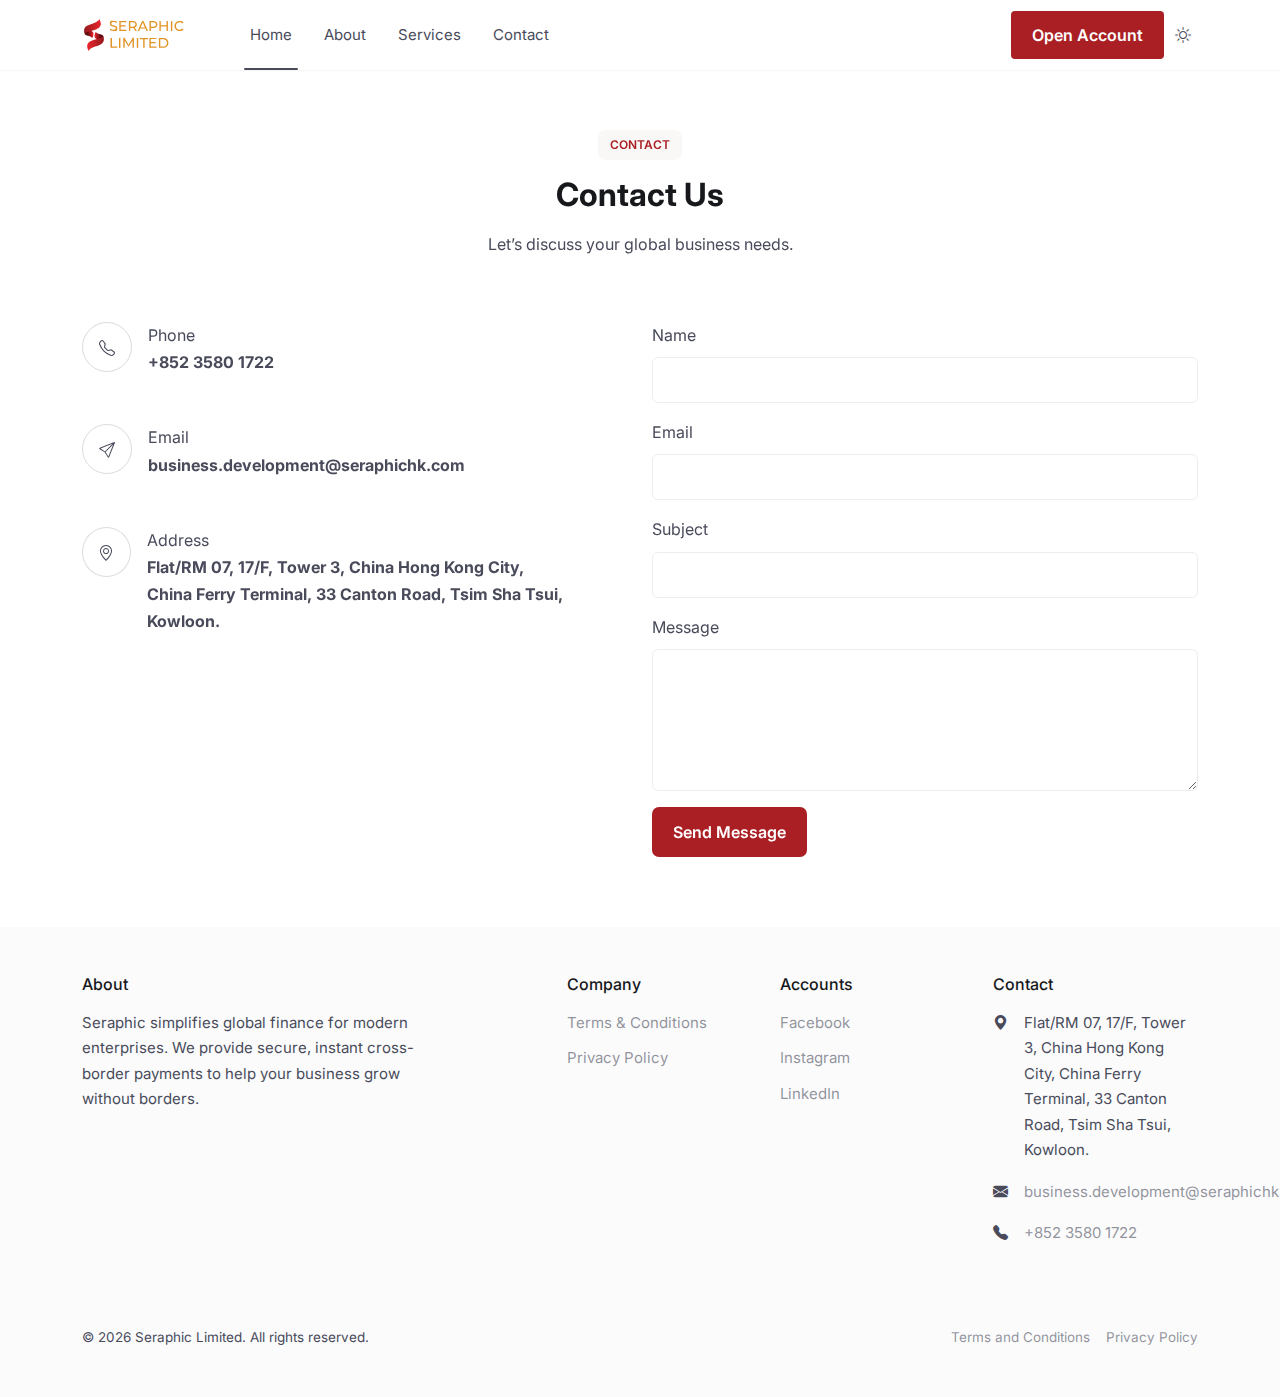
<file: contact.html>
<!DOCTYPE html>
<html lang="en" data-bs-theme="light">

<head>
  <meta charset="utf-8">
  <meta name="viewport" content="width=device-width, initial-scale=1">
  <title> Nova Free Bootstrap Template for Agency — by FreeBootstrap.net </title>

  <!-- ======= Favico =======-->
  <link rel="icon" href="images/favico.ico">
  <!-- End Fav Ico -->

  <!-- ======= Google Font =======-->
  <link rel="preconnect" href="https://fonts.googleapis.com">
  <link rel="preconnect" href="https://fonts.gstatic.com" crossorigin="">
  <link href="https://fonts.googleapis.com/css2?family=Inter:wght@100..900&display=swap" rel="stylesheet">
  <!-- End Google Font-->

  <!-- ======= Styles =======-->
  <link href="css/bootstrap.min.css" rel="stylesheet">
  <link href="css/bootstrap-icons.min.css" rel="stylesheet">
  <link href="css/glightbox.min.css" rel="stylesheet">
  <link href="css/swiper-bundle.min.css" rel="stylesheet">
  <link href="css/aos.css" rel="stylesheet">
  <!-- End Styles-->

  <!-- ======= Theme Style =======-->
  <link href="css/style.css" rel="stylesheet">
  <!-- End Theme Style-->

  <!-- ======= Apply theme =======-->
  <script>
    // Apply the theme as early as possible to avoid flicker
    (function () {
      const storedTheme = localStorage.getItem('theme') || 'light';
      document.documentElement.setAttribute('data-bs-theme', storedTheme);
    })();
  </script>

  <!-- ======= Google Analytics ======= -->
  <script async="" src="https://www.googletagmanager.com/gtag/js?id=G-CN09X6ELXM"></script>
  <script>
    window.dataLayer = window.dataLayer || [];
    function gtag() { dataLayer.push(arguments); }
    gtag('js', new Date());
    gtag('config', 'G-CN09X6ELXM');
  </script>
  <!-- End Google Analytics -->
</head>

<body>


  <!-- ======= Site Wrap =======-->
  <div class="site-wrap">


    <!-- ======= Header =======-->
    <header class="fbs__net-navbar navbar navbar-expand-lg relative dark" aria-label="navbar">
      <div class="container d-flex align-items-center justify-content-between">


        <!-- Start Logo-->
        <a class="navbar-brand w-auto" href="index.html">
          <!-- If you use a text logo, uncomment this if it is commented-->
          <!-- Vertex-->

          <!-- If you plan to use an image logo, uncomment this if it is commented-->
          <img class="logo dark img-fluid" src="images/logo-dark.svg" alt="image placeholder">
          <img class="logo light img-fluid" src="images/logo-light.svg" alt="image placeholder">

        </a>
        <!-- End Logo-->

        <!-- Start offcanvas-->
        <div class="offcanvas offcanvas-start w-75" id="fbs__net-navbars" tabindex="-1"
          aria-labelledby="fbs__net-navbarsLabel">


          <div class="offcanvas-header">
            <div class="offcanvas-header-logo">
              <!-- If you use a text logo, uncomment this if it is commented-->

              <!-- h5#fbs__net-navbarsLabel.offcanvas-title Vertex-->

              <!-- If you plan to use an image logo, uncomment this if it is commented-->
              <a class="logo-link" id="fbs__net-navbarsLabel" href="index.html">


                <!-- logo dark--><img class="logo dark img-fluid" src="images/logo-dark.svg" alt="image placeholder">

                <!-- logo light--><img class="logo light img-fluid" src="images/logo-light.svg"
                  alt="image placeholder"></a>

            </div>
            <button class="btn-close btn-close-black" type="button" data-bs-dismiss="offcanvas"
              aria-label="Close"></button>
          </div>

          <div class="offcanvas-body align-items-lg-center">


            <ul class="navbar-nav nav me-auto ps-lg-5 mb-2 mb-lg-0">
              <li class="nav-item"><a class="nav-link scroll-link active" aria-current="page" href="index.html">Home</a>
              </li>
              <li class="nav-item"><a class="nav-link scroll-link" href="about.html">About</a></li>
              <li class="nav-item"><a class="nav-link scroll-link" href="services.html">Services</a></li>
              <li class="nav-item"><a class="nav-link scroll-link" href="contact.html">Contact </a></li>
            </ul>

          </div>
        </div>
        <!-- End offcanvas-->

        <div class="ms-auto w-auto">


          <div class="header-social d-flex align-items-center gap-1"><a class="btn btn-primary py-2"
              href="contact.html">Open Account</a>


            <!-- Toggle Button Dark and Light Mode-->
            <a id="themeToggleBtn" href="#"><i class="bi" id="themeIcon"></i></a>

            <button class="fbs__net-navbar-toggler justify-content-center align-items-center ms-auto"
              data-bs-toggle="offcanvas" data-bs-target="#fbs__net-navbars" aria-controls="fbs__net-navbars"
              aria-label="Toggle navigation" aria-expanded="false">
              <svg class="fbs__net-icon-menu" xmlns="http://www.w3.org/2000/svg" width="24" height="24"
                viewBox="0 0 24 24" fill="none" stroke="currentColor" stroke-width="2" stroke-linecap="round"
                stroke-linejoin="round">
                <line x1="21" x2="3" y1="6" y2="6"></line>
                <line x1="15" x2="3" y1="12" y2="12"></line>
                <line x1="17" x2="3" y1="18" y2="18"></line>
              </svg>
              <svg class="fbs__net-icon-close" xmlns="http://www.w3.org/2000/svg" width="24" height="24"
                viewBox="0 0 24 24" fill="none" stroke="currentColor" stroke-width="2" stroke-linecap="round"
                stroke-linejoin="round">
                <path d="M18 6 6 18"></path>
                <path d="m6 6 12 12"></path>
              </svg>
            </button>

          </div>

        </div>
      </div>
    </header>
    <!-- End Header-->

    <!-- ======= Main =======-->
    <main>
      <!-- ======= Contact =======-->
      <section class="section contact__v2 first-section" id="contact">
        <div class="container">
          <div class="row mb-5">
            <div class="col-md-6 col-lg-7 mx-auto text-center"><span class="subtitle text-uppercase mb-3"
                data-aos="fade-up" data-aos-delay="0">Contact</span>
              <h2 class="h2 fw-bold mb-3" data-aos="fade-up" data-aos-delay="0">Contact Us</h2>
              <p data-aos="fade-up" data-aos-delay="100">Let’s discuss your global business needs.</p>
            </div>
          </div>
          <div class="row">
            <div class="col-md-6">
              <div class="d-flex gap-5 flex-column">
                <div class="d-flex align-items-start gap-3" data-aos="fade-up" data-aos-delay="0">
                  <div class="icon d-block"><i class="bi bi-telephone"></i></div><span> <span
                      class="d-block">Phone</span><strong>+852 3580 1722</strong></span>
                </div>
                <div class="d-flex align-items-start gap-3" data-aos="fade-up" data-aos-delay="100">
                  <div class="icon d-block"><i class="bi bi-send"></i></div><span> <span
                      class="d-block">Email</span><strong>business.development@seraphichk.com</strong></span>
                </div>
                <div class="d-flex align-items-start gap-3" data-aos="fade-up" data-aos-delay="200">
                  <div class="icon d-block"><i class="bi bi-geo-alt"></i></div><span> <span
                      class="d-block">Address</span>
                    <address class="fw-bold">Flat/RM 07, 17/F, Tower 3, China Hong Kong City,<br> China Ferry Terminal,
                      33 Canton Road, Tsim Sha Tsui, Kowloon.</address>
                  </span>
                </div>
              </div>
            </div>
            <div class="col-md-6">
              <div class="form-wrapper" data-aos="fade-up" data-aos-delay="300">
                <form id="contactForm" action="send_email.php" method="POST">
                  <div class="row gap-3 mb-3">
                    <div class="col-md-12">
                      <label class="mb-2" for="name">Name</label>
                      <input class="form-control" id="name" type="text" name="name" required="">
                    </div>
                    <div class="col-md-12">
                      <label class="mb-2" for="email">Email</label>
                      <input class="form-control" id="email" type="email" name="email" required="">
                    </div>
                  </div>
                  <div class="row gap-3 mb-3">
                    <div class="col-md-12">
                      <label class="mb-2" for="subject">Subject</label>
                      <input class="form-control" id="subject" type="text" name="subject">
                    </div>
                  </div>
                  <div class="row gap-3 gap-md-0 mb-3">
                    <div class="col-md-12">
                      <label class="mb-2" for="message">Message</label>
                      <textarea class="form-control" id="message" name="message" rows="5" required=""></textarea>
                    </div>
                  </div>
                  <button class="btn btn-primary fw-semibold" type="submit">Send Message</button>
                </form>
                <div class="mt-3 d-none alert alert-success" id="successMessage">Message sent successfully!</div>
                <div class="mt-3 d-none alert alert-danger" id="errorMessage">Message sending failed. Please try again
                  later.</div>
              </div>
            </div>
          </div>
        </div>
      </section>
      <!-- End Contact-->
    </main>
    <!-- End Main -->

    <!-- ======= Footer =======-->
    <footer class="footer pt-5 pb-5">
      <div class="container">
        <div class="row justify-content-between mb-5 g-xl-5">
          <div class="col-md-4 mb-5 mb-lg-0">
            <h3 class="mb-3">About</h3>
            <p class="mb-4">Seraphic simplifies global finance for modern enterprises. We provide secure, instant
              cross-border payments to help your business grow without borders.</p>
          </div>
          <div class="col-md-7">
            <div class="row g-2">
              <div class="col-md-6 col-lg-4 mb-4 mb-lg-0">
                <h3 class="mb-3">Company</h3>
                <ul class="list-unstyled">
                  <li><a href="tnc.html">Terms & Conditions</a></li>
                  <li><a href="pp.html">Privacy Policy</a></li>
                </ul>
              </div>
              <div class="col-md-6 col-lg-4 mb-4 mb-lg-0">
                <h3 class="mb-3">Accounts</h3>
                <ul class="list-unstyled">
                  <li><a href="#">Facebook</a></li>
                  <li><a href="#">Instagram</a></li>
                  <li><a href="#">LinkedIn</a></li>
                </ul>
              </div>
              <div class="col-md-6 col-lg-4 mb-4 mb-lg-0 quick-contact">
                <h3 class="mb-3">Contact</h3>
                <p class="d-flex mb-3"><i class="bi bi-geo-alt-fill me-3"></i><span>Flat/RM 07, 17/F, Tower 3, China
                    Hong Kong City, China Ferry Terminal, 33 Canton Road, Tsim Sha Tsui, Kowloon.</span></p><a
                  class="d-flex mb-3" href="mailto:business.development@seraphichk.com"><i
                    class="bi bi-envelope-fill me-3"></i><span>business.development@seraphichk.com</span></a><a
                  class="d-flex mb-3" href="tel://+85235801722"><i class="bi bi-telephone-fill me-3"></i><span>+852 3580
                    1722</span></a>
              </div>
            </div>
          </div>
        </div>
        <div class="row credits pt-3">
          <div class="col-xl-8 text-center text-xl-start mb-3 mb-xl-0">
            ©
            <script>document.write(new Date().getFullYear());</script> Seraphic Limited.
            All rights reserved.
          </div>
          <div
            class="col-xl-4 justify-content-start justify-content-xl-end quick-links d-flex flex-column flex-xl-row text-center text-xl-start gap-3">
            <a href="tnc.html">Terms and Conditions</a><a href="pp.html">Privacy Policy</a>
          </div>
        </div>
      </div>
    </footer>
    <!-- End Footer-->

  </div>

  <!-- ======= Back to Top =======-->
  <button id="back-to-top"><i class="bi bi-arrow-up-short"></i></button>
  <!-- End Back to top-->

  <!-- ======= Javascripts =======-->
  <script src="js/bootstrap.bundle.min.js"></script>
  <script src="js/gsap.min.js"></script>
  <script src="js/imagesloaded.pkgd.min.js"></script>
  <script src="js/isotope.pkgd.min.js"></script>
  <script src="js/glightbox.min.js"></script>
  <script src="js/swiper-bundle.min.js"></script>
  <script src="js/aos.js"></script>
  <script src="js/purecounter.js"></script>
  <script src="js/custom.js"></script>
  <script src="js/send_email.js"></script>
  <!-- End JavaScripts-->

</body>

</html>
</file>
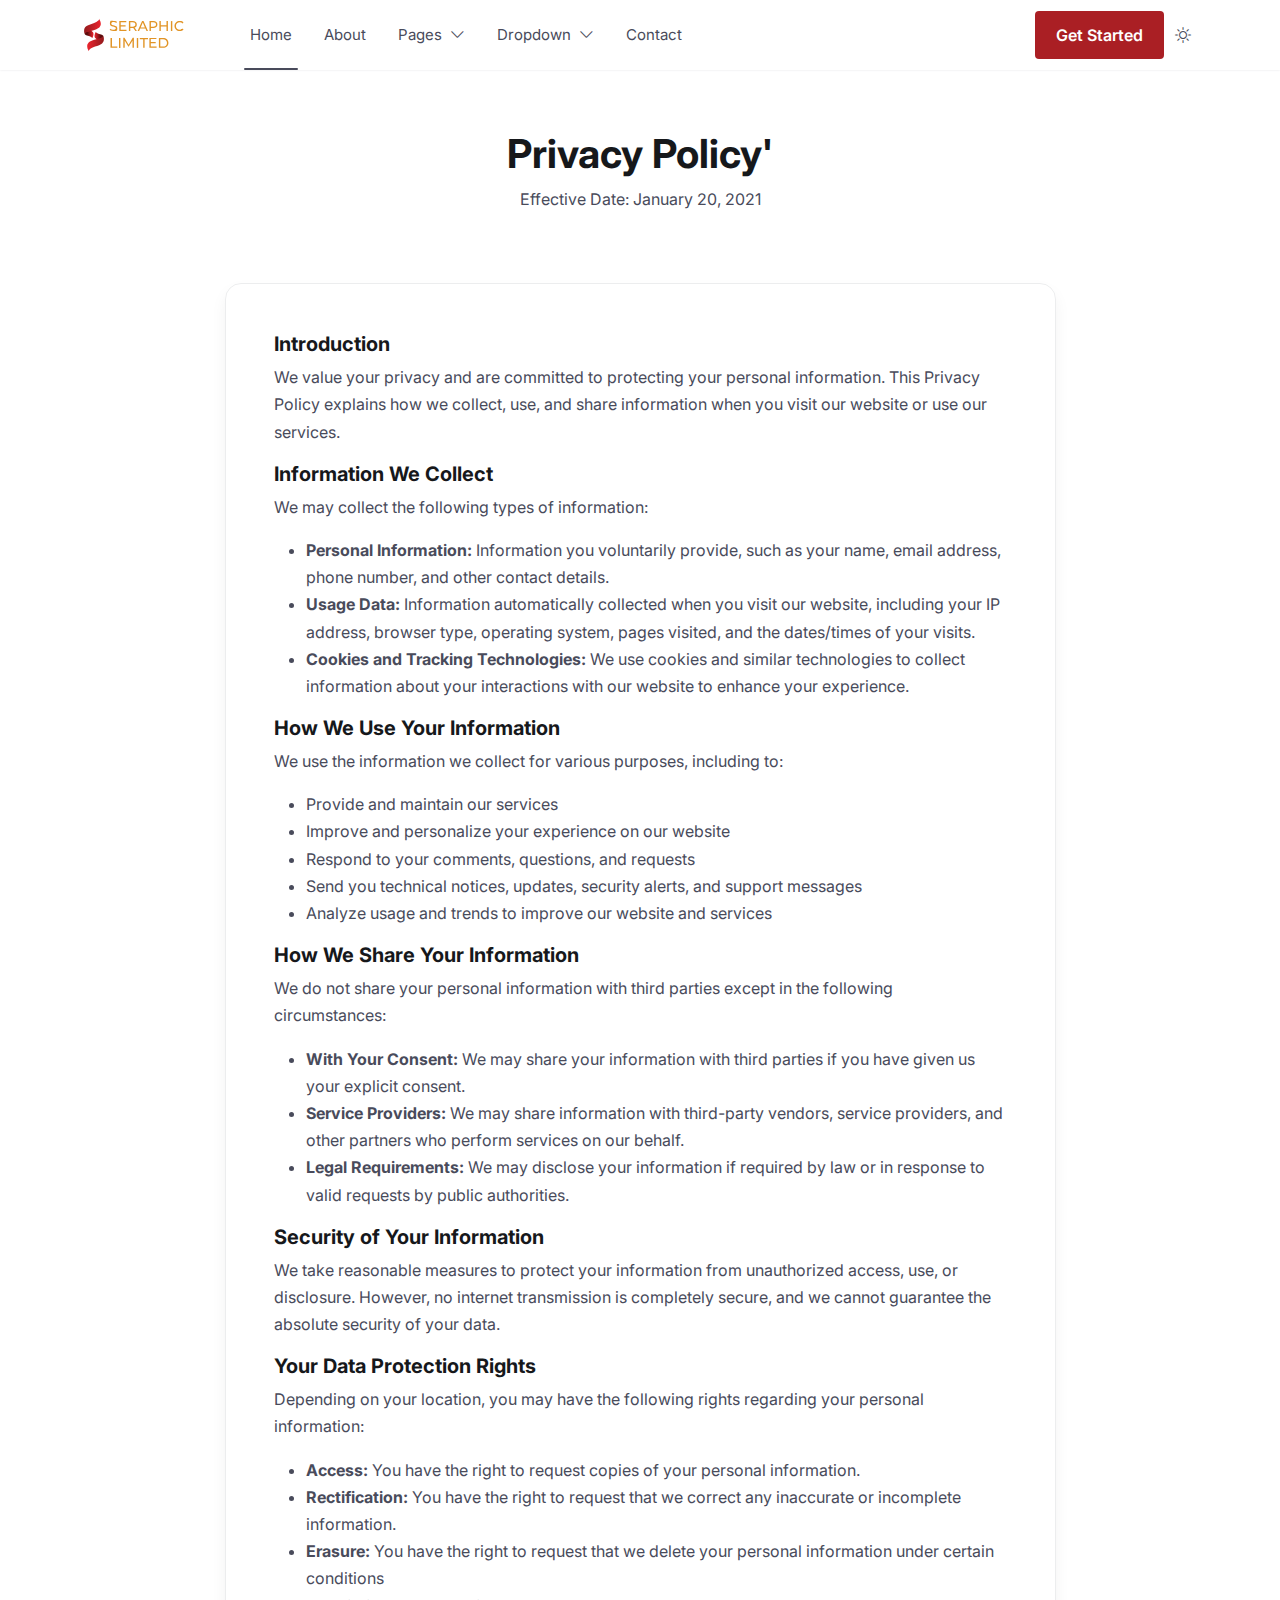
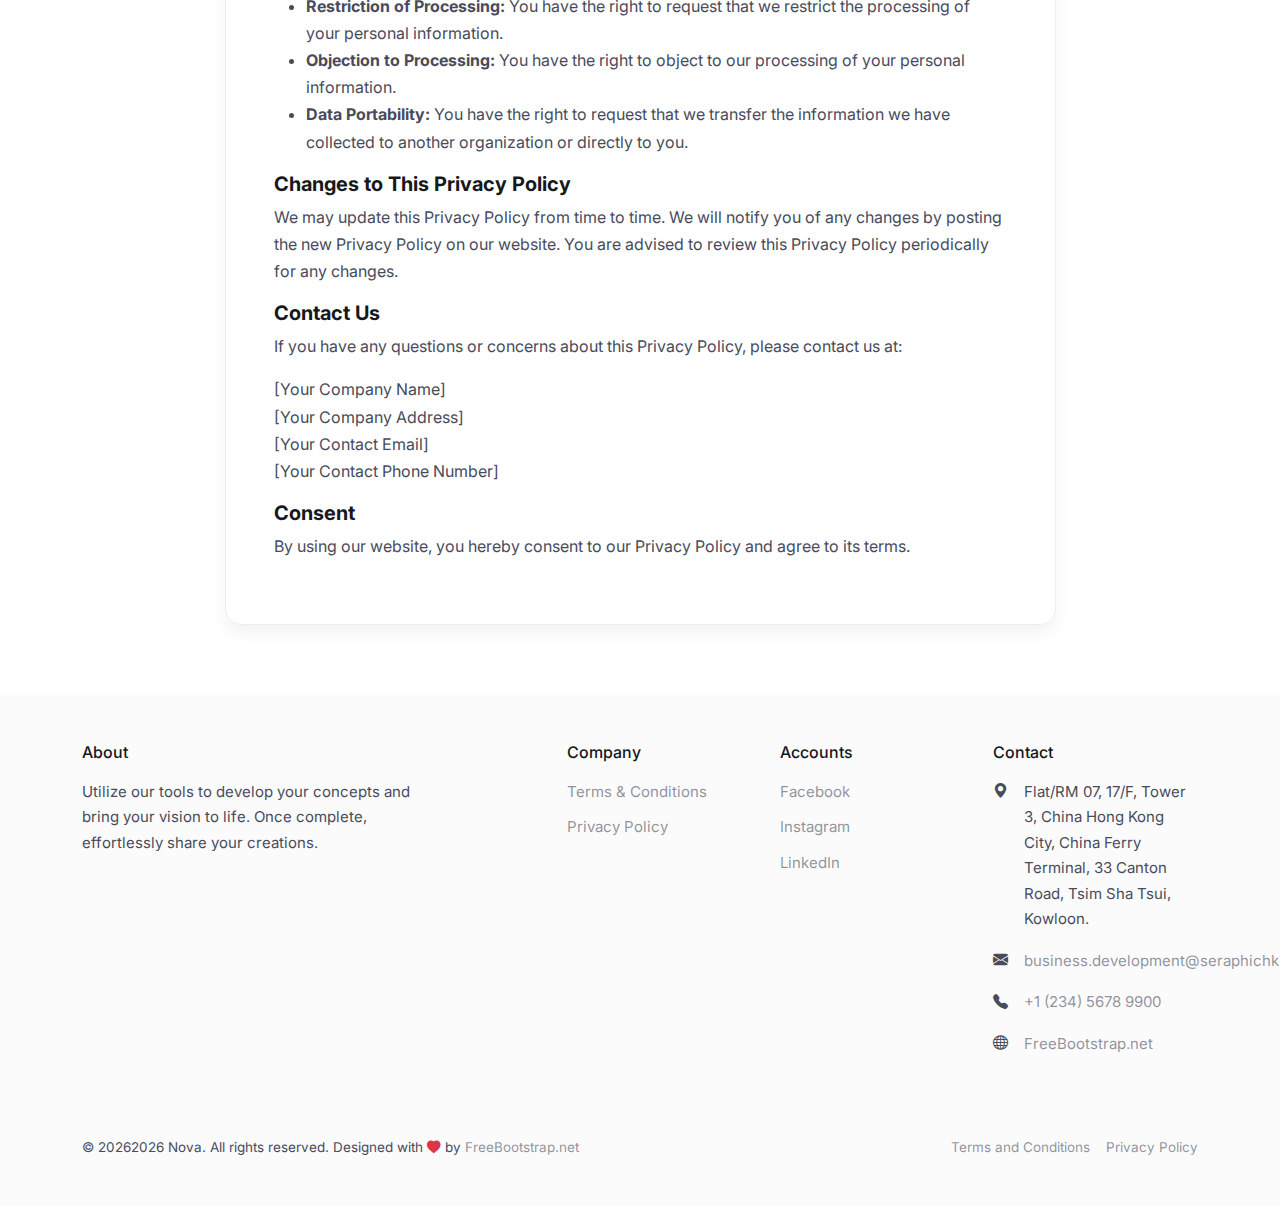
<file: pp.html>
<!DOCTYPE html><html lang="en" data-bs-theme="light"><head>
    <meta charset="utf-8">
    <meta name="viewport" content="width=device-width, initial-scale=1">
   <title>Seraphic | Secure Global B2B Payments</title>

    <!-- ======= Favico =======-->
    <link rel="icon" href="images/favico.ico">
    <!-- End Fav Ico -->
     
    <!-- ======= Google Font =======-->
    <link rel="preconnect" href="https://fonts.googleapis.com">
    <link rel="preconnect" href="https://fonts.gstatic.com" crossorigin="">
    <link href="https://fonts.googleapis.com/css2?family=Inter:wght@100..900&display=swap" rel="stylesheet">
    <!-- End Google Font-->
    
    <!-- ======= Styles =======-->
    <link href="css/bootstrap.min.css" rel="stylesheet">
    <link href="css/bootstrap-icons.min.css" rel="stylesheet">
    <link href="css/glightbox.min.css" rel="stylesheet">
    <link href="css/swiper-bundle.min.css" rel="stylesheet">
    <link href="css/aos.css" rel="stylesheet">
    <!-- End Styles-->
    
    <!-- ======= Theme Style =======-->
    <link href="css/style.css" rel="stylesheet">
    <!-- End Theme Style-->
    
    <!-- ======= Apply theme =======-->
    <script>
      // Apply the theme as early as possible to avoid flicker
      (function() {
      const storedTheme = localStorage.getItem('theme') || 'light';
      document.documentElement.setAttribute('data-bs-theme', storedTheme);
      })();
    </script>

    <!-- ======= Google Analytics ======= -->
    <script async="" src="https://www.googletagmanager.com/gtag/js?id=G-CN09X6ELXM"></script>
    <script>
      window.dataLayer = window.dataLayer || [];
      function gtag(){dataLayer.push(arguments);}
      gtag('js', new Date());
      gtag('config', 'G-CN09X6ELXM');
    </script>
    <!-- End Google Analytics -->
  </head>
  <body>
    
    
    <!-- ======= Site Wrap =======-->
    <div class="site-wrap">
      
      
      <!-- ======= Header =======-->
      <header class="fbs__net-navbar navbar navbar-expand-lg relative dark" aria-label="navbar">
        <div class="container d-flex align-items-center justify-content-between">
          
          
          <!-- Start Logo-->
          <a class="navbar-brand w-auto" href="index.html">
            <!-- If you use a text logo, uncomment this if it is commented-->
            <!-- Vertex--> 
            
            <!-- If you plan to use an image logo, uncomment this if it is commented-->
            <img class="logo dark img-fluid" src="images/logo-dark.svg" alt="image placeholder"> 
            <img class="logo light img-fluid" src="images/logo-light.svg" alt="image placeholder">
            
            </a>
          <!-- End Logo-->
          
          <!-- Start offcanvas-->
          <div class="offcanvas offcanvas-start w-75" id="fbs__net-navbars" tabindex="-1" aria-labelledby="fbs__net-navbarsLabel">
            
            
            <div class="offcanvas-header">
              <div class="offcanvas-header-logo">
                <!-- If you use a text logo, uncomment this if it is commented-->
                
                <!-- h5#fbs__net-navbarsLabel.offcanvas-title Vertex-->
                
                <!-- If you plan to use an image logo, uncomment this if it is commented-->
                <a class="logo-link" id="fbs__net-navbarsLabel" href="index.html">
                  
                  
                  <!-- logo dark--><img class="logo dark img-fluid" src="images/logo-dark.svg" alt="image placeholder"> 
                  
                  <!-- logo light--><img class="logo light img-fluid" src="images/logo-light.svg" alt="image placeholder"></a>
                
              </div>
              <button class="btn-close btn-close-black" type="button" data-bs-dismiss="offcanvas" aria-label="Close"></button>
            </div>
            
            <div class="offcanvas-body align-items-lg-center">
              
              
              <ul class="navbar-nav nav me-auto ps-lg-5 mb-2 mb-lg-0">
                <li class="nav-item"><a class="nav-link scroll-link active" aria-current="page" href="index.html">Home</a></li>
                <li class="nav-item"><a class="nav-link scroll-link" href="about.html">About</a></li>
                <li class="nav-item dropdown dropdown-mega-menu"><a class="nav-link dropdown-toggle" id="megaMenuDropdown" href="#" role="button" data-bs-toggle="dropdown" aria-expanded="false">Pages<i class="bi bi-chevron-down">  </i></a>
                  
                  <!-- ======= Megamenu =======-->
                  <div class="dropdown-menu mega-menu" aria-labelledby="megaMenuDropdown">
                    <div class="container">
                      <div class="row">
                        <div class="col-lg-4 mb-4 mb-lg-0"><img class="img-fluid object-fit-cover w-100 rounded-3" style="height: 370px;" src="images/img-7-min.jpg" alt="image placeholder"></div>
                        <div class="col-lg-8">
                          <div class="row">
                            <div class="col-12">
                              <div class="row g-2">
                                <div class="col-12 col-lg-8">
                                  <div class="row g-2">
                                    <div class="col-lg-4 mb-4 mb-lg-0">
                                      <h5 class="ms-2">Pages</h5>
                                      <ul class="list-unstyled">
                                        <li><a class="dropdown-item" href="about.html">About</a></li>
                                        <li><a class="dropdown-item" href="services.html">Services</a></li>
                                        <li><a class="dropdown-item" href="page-case-studies.html">Case Studies</a></li>
                                        <li><a class="dropdown-item" href="page-case-study.html">Case Study</a></li>
                                        <li><a class="dropdown-item" href="page-pricing.html">Pricing</a></li>
                                        <li><a class="dropdown-item" href="page-careers.html">Careers</a></li>
                                        <li><a class="dropdown-item" href="page-careers-single.html">Careers Single</a></li>
                                        <li><a class="dropdown-item" href="contact.html">Contact </a></li>
                                      </ul>
                                    </div>
                                    <div class="col-lg-4 mb-4 mb-lg-0">
                                      <h5 class="ms-2">Blog</h5>
                                      <ul class="list-unstyled">
                                        <li><a class="dropdown-item" href="page-blog-list.html">Blog List</a></li>
                                        <li><a class="dropdown-item" href="page-blog-grid.html">Blog Grid</a></li>
                                        <li><a class="dropdown-item" href="page-blog-modern.html">Blog Modern</a></li>
                                        <li><a class="dropdown-item" href="page-blog-single.html">Blog Single</a></li>
                                        <li><a class="dropdown-item" href="page-blog-category.html">Blog Category</a></li>
                                        <li><a class="dropdown-item" href="page-author-profile.html">Author Profile</a></li>
                                      </ul>
                                    </div>
                                    <div class="col-lg-4 mb-4 mb-lg-0">
                                      <h5 class="ms-2">Onepage</h5>
                                      <ul class="list-unstyled">
                                        <li><a class="dropdown-item" href="index.html">Homepage</a></li>
                                      </ul>
                                      <h5 class="ms-2 mt-4">Portfolio</h5>
                                      <ul class="list-unstyled">
                                        <li><a class="dropdown-item" href="page-portfolio-list.html">Portfolio List</a></li>
                                        <li><a class="dropdown-item" href="page-portfolio-grid.html">Portfolio Grid</a></li>
                                        <li><a class="dropdown-item" href="page-portfolio-masonry.html">Portfolio Masonry</a></li>
                                        <li><a class="dropdown-item" href="page-portfolio-single.html">Portfolio Single </a></li>
                                      </ul>
                                    </div>
                                  </div>
                                </div>
                                <div class="col-lg-4 mb-0 mb-lg-0">
                                  <h5 class="ms-2">Specialty Pages</h5>
                                  <ul class="list-unstyled">
                                    <li><a class="dropdown-item" href="page-coming-soon.html">Coming Soon</a></li>
                                    <li><a class="dropdown-item" href="page-terms-conditions.html">Terms & Conditions</a></li>
                                    <li><a class="dropdown-item" href="page-privacy-policy.html">Privacy Policy</a></li>
                                    <li><a class="dropdown-item" href="page-404.html">404 Page</a></li>
                                  </ul>
                                  <h5 class="ms-2 mt-4">Auth</h5>
                                  <ul class="list-unstyled">
                                    <li><a class="dropdown-item" href="page-signin.html">Sign in</a></li>
                                    <li><a class="dropdown-item" href="page-signup.html">Register</a></li>
                                    <li><a class="dropdown-item" href="page-forgot-password.html">Forgot Password</a></li>
                                  </ul>
                                </div>
                              </div>
                            </div>
                          </div>
                        </div>
                      </div>
                    </div>
                  </div>
                  <!-- ======= End Megamenu =======-->
                </li>
                <li class="nav-item dropdown"><a class="nav-link dropdown-toggle" href="#" data-bs-toggle="dropdown" aria-expanded="false">Dropdown <i class="bi bi-chevron-down"></i></a>
                  
                  <ul class="dropdown-menu">
                    <li><a class="nav-link scroll-link dropdown-item" href="index.html">Onepage</a></li>
                    <li><a class="nav-link scroll-link dropdown-item" href="services.html">Services</a></li>
                    <li><a class="nav-link scroll-link dropdown-item" href="page-pricing.html">Pricing</a></li>
                    <li class="nav-item dropstart"><a class="nav-link dropdown-toggle" href="#" data-bs-toggle="dropdown" aria-expanded="false">Dropstart <i class="bi bi-chevron-right"></i></a>
                      <ul class="dropdown-menu">
                        <li><a class="nav-link scroll-link dropdown-item" href="page-blog.html">Blog</a></li>
                        <li><a class="nav-link scroll-link dropdown-item" href="page-blog-single.html">Blog Single</a></li>
                        <li class="nav-item dropstart"><a class="nav-link dropdown-toggle" href="#" data-bs-toggle="dropdown" aria-expanded="false">Dropstart <i class="bi bi-chevron-right"></i></a>
                          <ul class="dropdown-menu">
                            <li><a class="nav-link scroll-link dropdown-item" href="about.html">About</a></li>
                            <li><a class="nav-link scroll-link dropdown-item" href="page-faq.html">FAQ</a></li>
                            <li><a class="nav-link scroll-link dropdown-item" href="page-blog.html">Blog Single</a></li>
                            <li class="nav-item dropend"><a class="nav-link dropdown-toggle" href="#" data-bs-toggle="dropdown" aria-expanded="false">Dropend <i class="bi bi-chevron-right"></i></a>
                              <ul class="dropdown-menu">
                                <li><a class="nav-link scroll-link dropdown-item" href="page-blog-list.html">Blog List</a></li>
                                <li><a class="nav-link scroll-link dropdown-item" href="#page-blog-grid.html">Blog Grid</a></li>
                                <li><a class="nav-link scroll-link dropdown-item" href="page-blog-modern.html">Blog Modern</a></li>
                              </ul>
                            </li>
                          </ul>
                        </li>
                      </ul>
                    </li>
                  </ul>
                  
                </li>
                <li class="nav-item"><a class="nav-link scroll-link" href="contact.html">Contact </a></li>
              </ul>
              
            </div>
          </div>
          <!-- End offcanvas-->
          
          <div class="ms-auto w-auto">
            
            
            <div class="header-social d-flex align-items-center gap-1"><a class="btn btn-primary py-2" href="contact.html">Get Started</a>
              
              
              <!-- Toggle Button Dark and Light Mode-->
              <a id="themeToggleBtn" href="#"><i class="bi" id="themeIcon"></i></a>
              
              <button class="fbs__net-navbar-toggler justify-content-center align-items-center ms-auto" data-bs-toggle="offcanvas" data-bs-target="#fbs__net-navbars" aria-controls="fbs__net-navbars" aria-label="Toggle navigation" aria-expanded="false">
                <svg class="fbs__net-icon-menu" xmlns="http://www.w3.org/2000/svg" width="24" height="24" viewBox="0 0 24 24" fill="none" stroke="currentColor" stroke-width="2" stroke-linecap="round" stroke-linejoin="round">
                  <line x1="21" x2="3" y1="6" y2="6"></line>
                  <line x1="15" x2="3" y1="12" y2="12"></line>
                  <line x1="17" x2="3" y1="18" y2="18"></line>
                </svg>
                <svg class="fbs__net-icon-close" xmlns="http://www.w3.org/2000/svg" width="24" height="24" viewBox="0 0 24 24" fill="none" stroke="currentColor" stroke-width="2" stroke-linecap="round" stroke-linejoin="round">
                  <path d="M18 6 6 18"></path>
                  <path d="m6 6 12 12"></path>
                </svg>
              </button>
              
            </div>
            
          </div>
        </div>
      </header>
      <!-- End Header-->
      
      <!-- ======= Main =======-->
      <main>
        
        
        <!-- ======= Page Title =======-->
        <section class="section first-section pb-0 text-center">
          <div class="container">
            <div class="row">
              
              
              <div class="col-12 text-left">
                <h1 class="fs-1 fw-bold">Privacy Policy'</h1>
                <p class="mb-0">Effective Date: January 20, 2021</p>
              </div>
            </div>
          </div>
        </section>
        <!-- End page title-->
        
        <!-- ======= Content - Terms and Conditions =======-->
        <section class="section content__v3">
          <div class="container">
            <div class="row">
              <div class="col-md-9 mx-auto">
                <div class="d-flex flex-column justify-content-between">
                  <div class="mx-auto custom-border rounded-4 p-5 shadow">
                    <h3 class="fs-5 fw-bold">Introduction</h3>
                    <p>We value your privacy and are committed to protecting your personal information. This Privacy Policy explains how we collect, use, and share information when you visit our website or use our services.</p>
                    <h3 class="fs-5 fw-bold">Information We Collect</h3>
                    <p>We may collect the following types of information:</p>
                    <ul class="pl-2">
                      <li> <strong>Personal Information: </strong>Information you voluntarily provide, such as your name, email address, phone number, and other contact details.</li>
                      <li><strong>Usage Data: </strong>Information automatically collected when you visit our website, including your IP address, browser type, operating system, pages visited, and the dates/times of your visits.</li>
                      <li> <strong>Cookies and Tracking Technologies: </strong>We use cookies and similar technologies to collect information about your interactions with our website to enhance your experience.</li>
                    </ul>
                    <h3 class="fs-5 fw-bold">How We Use Your Information</h3>
                    <p>We use the information we collect for various purposes, including to:</p>
                    <ul class="pl-2">
                      <li>Provide and maintain our services</li>
                      <li>Improve and personalize your experience on our website</li>
                      <li>Respond to your comments, questions, and requests</li>
                      <li>Send you technical notices, updates, security alerts, and support messages</li>
                      <li>Analyze usage and trends to improve our website and services</li>
                    </ul>
                    <h3 class="fs-5 fw-bold">How We Share Your Information</h3>
                    <p>We do not share your personal information with third parties except in the following circumstances:</p>
                    <ul class="pl-2">
                      <li> <strong>With Your Consent: </strong>We may share your information with third parties if you have given us your explicit consent.</li>
                      <li> <strong>Service Providers: </strong>We may share information with third-party vendors, service providers, and other partners who perform services on our behalf.</li>
                      <li> <strong>Legal Requirements: </strong>We may disclose your information if required by law or in response to valid requests by public authorities.</li>
                    </ul>
                    <h3 class="fs-5 fw-bold">Security of Your Information</h3>
                    <p>We take reasonable measures to protect your information from unauthorized access, use, or disclosure. However, no internet transmission is completely secure, and we cannot guarantee the absolute security of your data.</p>
                    <h3 class="fs-5 fw-bold">Your Data Protection Rights</h3>
                    <p>Depending on your location, you may have the following rights regarding your personal information:</p>
                    <ul class="pl-2">
                      <li> <strong>Access: </strong>You have the right to request copies of your personal information.</li>
                      <li> <strong>Rectification: </strong>You have the right to request that we correct any inaccurate or incomplete information.</li>
                      <li> <strong>Erasure: </strong>You have the right to request that we delete your personal information under certain conditions</li>
                      <li> <strong>Restriction of Processing: </strong>You have the right to request that we restrict the processing of your personal information.</li>
                      <li> <strong>Objection to Processing: </strong>You have the right to object to our processing of your personal information.</li>
                      <li> <strong>Data Portability: </strong>You have the right to request that we transfer the information we have collected to another organization or directly to you.</li>
                    </ul>
                    <h3 class="fs-5 fw-bold">Changes to This Privacy Policy</h3>
                    <p>We may update this Privacy Policy from time to time. We will notify you of any changes by posting the new Privacy Policy on our website. You are advised to review this Privacy Policy periodically for any changes.</p>
                    <h3 class="fs-5 fw-bold">Contact Us</h3>
                    <p>If you have any questions or concerns about this Privacy Policy, please contact us at:</p>
                    <p>
                       [Your Company Name]<br>[Your Company Address]<br>[Your Contact Email]<br>[Your Contact Phone Number]</p>
                    <h3 class="fs-5 fw-bold">Consent</h3>
                    <p>By using our website, you hereby consent to our Privacy Policy and agree to its terms.</p>
                  </div>
                </div>
              </div>
            </div>
          </div>
        </section>
        <!-- End Content-->
      </main>
      <!-- End Main -->
      
      <!-- ======= Footer =======-->
      <footer class="footer pt-5 pb-5">
        <div class="container">
           
          <div class="row justify-content-between mb-5 g-xl-5">
            <div class="col-md-4 mb-5 mb-lg-0">
              <h3 class="mb-3">About</h3>
              <p class="mb-4">Utilize our tools to develop your concepts and bring your vision to life. Once complete, effortlessly share your creations.</p>
            </div>
            <div class="col-md-7">
              <div class="row g-2">
                <div class="col-md-6 col-lg-4 mb-4 mb-lg-0">
                  <h3 class="mb-3">Company</h3>
                  <ul class="list-unstyled">
                    <li><a href="tnc.html">Terms & Conditions</a></li>
                    <li><a href="pp.html">Privacy Policy</a></li>
                  </ul>
                </div>
                <div class="col-md-6 col-lg-4 mb-4 mb-lg-0">
                  <h3 class="mb-3">Accounts</h3>
                  <ul class="list-unstyled">
                    <li><a href="#">Facebook</a></li>
                    <li><a href="#">Instagram</a></li>
                    <li><a href="#">LinkedIn</a></li>
                  </ul>
                </div>
                <div class="col-md-6 col-lg-4 mb-4 mb-lg-0 quick-contact">
                  <h3 class="mb-3">Contact</h3>
                  <p class="d-flex mb-3"><i class="bi bi-geo-alt-fill me-3"></i><span>Flat/RM 07, 17/F, Tower 3, China Hong Kong City, China Ferry Terminal, 33 Canton Road, Tsim Sha Tsui, Kowloon.</span></p><a class="d-flex mb-3" href="mailto:business.development@seraphichk.com"><i class="bi bi-envelope-fill me-3"></i><span>business.development@seraphichk.com</span></a><a class="d-flex mb-3" href="tel://+85235801722"><i class="bi bi-telephone-fill me-3"></i><span>+1 (234) 5678 9900</span></a><a class="d-flex mb-3" href="https://freebootstrap.net"><i class="bi bi-globe me-3"></i><span>FreeBootstrap.net</span></a>
                </div>
              </div>
            </div>
          </div>
          <div class="row credits pt-3">
            <div class="col-xl-8 text-center text-xl-start mb-3 mb-xl-0">
              <!--
              Note:
              =>>> Please keep all the footer links intact. <<<=
              =>>> You can only remove the links if you buy the pro version. <<<=
              =>>> Buy the pro version, which includes a functional PHP/AJAX contact form and many additional features.: https://freebootstrap.net/template/vertex-pro-bootstrap-website-template-for-portfolio/ <<<=
              --> 
              ©
              <script>document.write(new Date().getFullYear());</script>2026 Nova. 
               All rights reserved. Designed with <i class="bi bi-heart-fill text-danger"></i> by <a href="https://freebootstrap.net">FreeBootstrap.net</a>
            </div>
            <div class="col-xl-4 justify-content-start justify-content-xl-end quick-links d-flex flex-column flex-xl-row text-center text-xl-start gap-3"><a href="tnc.html">Terms and Conditions</a><a href="pp.html">Privacy Policy</a></div>
          </div>
        </div>
      </footer>
      <!-- End Footer-->
      
    </div>
    
    <!-- ======= Back to Top =======-->
    <button id="back-to-top"><i class="bi bi-arrow-up-short"></i></button>
    <!-- End Back to top-->
    
    <!-- ======= Javascripts =======-->
    <script src="js/bootstrap.bundle.min.js"></script>
    <script src="js/gsap.min.js"></script>
    <script src="js/imagesloaded.pkgd.min.js"></script>
    <script src="js/isotope.pkgd.min.js"></script>
    <script src="js/glightbox.min.js"></script>
    <script src="js/swiper-bundle.min.js"></script>
    <script src="js/aos.js"></script>
    <script src="js/purecounter.js"></script>
    <script src="js/custom.js"></script>
    <script src="js/send_email.js"></script>
    <!-- End JavaScripts-->
  
</body></html>
</file>
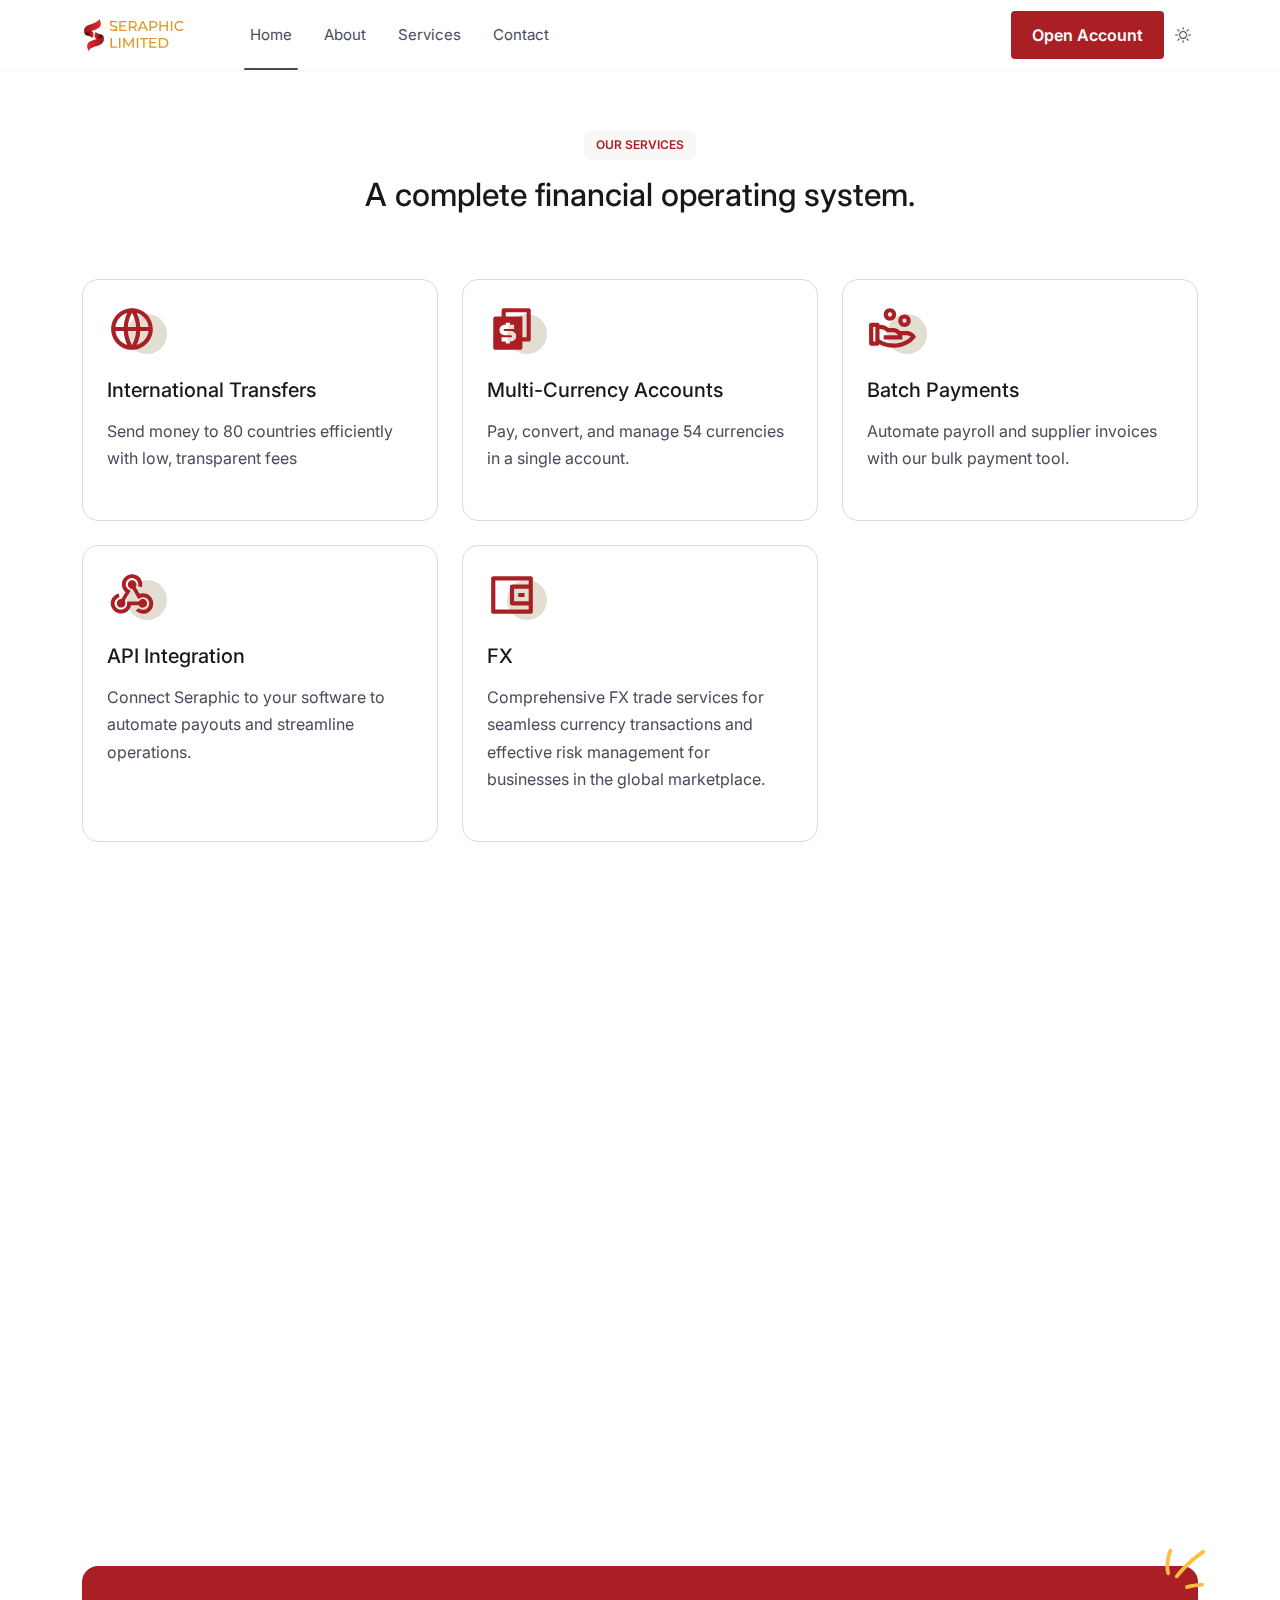
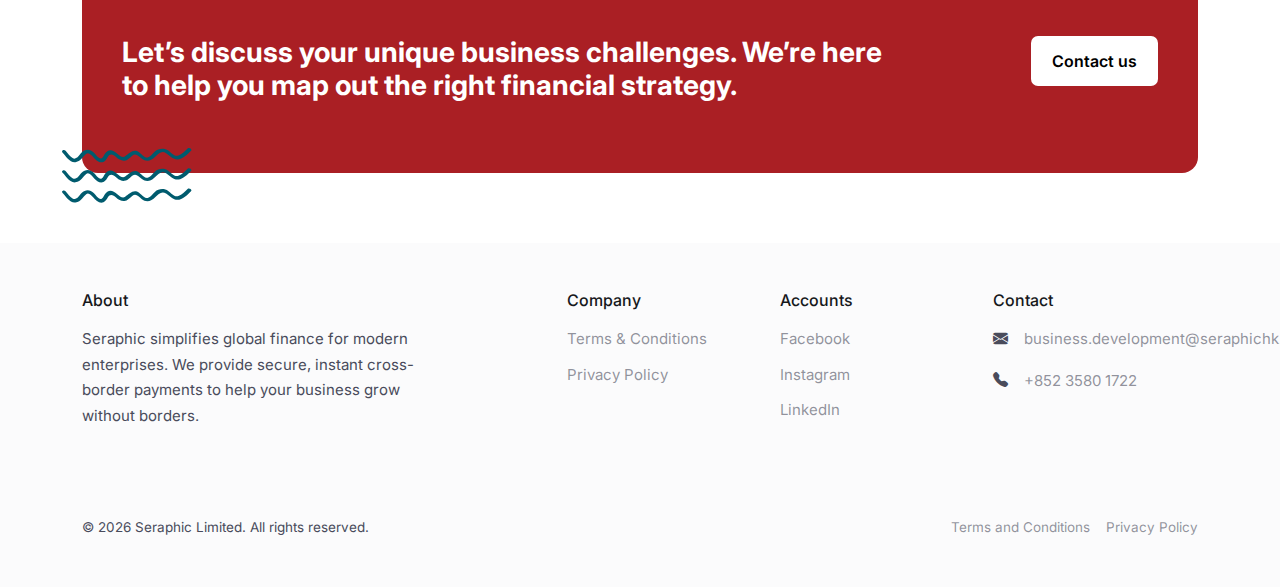
<file: services.html>
<!DOCTYPE html>
<html lang="en" data-bs-theme="light">

<head>
  <meta charset="utf-8">
  <meta name="viewport" content="width=device-width, initial-scale=1">
  <title>Seraphic | Secure Global B2B Payments</title>

  <!-- ======= Favico =======-->
  <link rel="icon" href="images/favico.ico">
  <!-- End Fav Ico -->

  <!-- ======= Google Font =======-->
  <link rel="preconnect" href="https://fonts.googleapis.com">
  <link rel="preconnect" href="https://fonts.gstatic.com" crossorigin="">
  <link href="https://fonts.googleapis.com/css2?family=Inter:wght@100..900&display=swap" rel="stylesheet">
  <!-- End Google Font-->

  <!-- ======= Styles =======-->
  <link href="css/bootstrap.min.css" rel="stylesheet">
  <link href="css/bootstrap-icons.min.css" rel="stylesheet">
  <link href="css/glightbox.min.css" rel="stylesheet">
  <link href="css/swiper-bundle.min.css" rel="stylesheet">
  <link href="css/aos.css" rel="stylesheet">
  <!-- End Styles-->

  <!-- ======= Theme Style =======-->
  <link href="css/style.css" rel="stylesheet">
  <!-- End Theme Style-->

  <!-- ======= Apply theme =======-->
  <script>
    // Apply the theme as early as possible to avoid flicker
    (function () {
      const storedTheme = localStorage.getItem('theme') || 'light';
      document.documentElement.setAttribute('data-bs-theme', storedTheme);
    })();
  </script>

  <!-- ======= Google Analytics ======= -->
  <script async="" src="https://www.googletagmanager.com/gtag/js?id=G-CN09X6ELXM"></script>
  <script>
    window.dataLayer = window.dataLayer || [];
    function gtag() { dataLayer.push(arguments); }
    gtag('js', new Date());
    gtag('config', 'G-CN09X6ELXM');
  </script>
  <!-- End Google Analytics -->
</head>

<body>


  <!-- ======= Site Wrap =======-->
  <div class="site-wrap">


    <!-- ======= Header =======-->
    <header class="fbs__net-navbar navbar navbar-expand-lg relative dark" aria-label="navbar">
      <div class="container d-flex align-items-center justify-content-between">


        <!-- Start Logo-->
        <a class="navbar-brand w-auto" href="index.html">
          <!-- If you use a text logo, uncomment this if it is commented-->
          <!-- Vertex-->

          <!-- If you plan to use an image logo, uncomment this if it is commented-->
          <img class="logo dark img-fluid" src="images/logo-dark.svg" alt="image placeholder">
          <img class="logo light img-fluid" src="images/logo-light.svg" alt="image placeholder">

        </a>
        <!-- End Logo-->

        <!-- Start offcanvas-->
        <div class="offcanvas offcanvas-start w-75" id="fbs__net-navbars" tabindex="-1"
          aria-labelledby="fbs__net-navbarsLabel">


          <div class="offcanvas-header">
            <div class="offcanvas-header-logo">
              <!-- If you use a text logo, uncomment this if it is commented-->

              <!-- h5#fbs__net-navbarsLabel.offcanvas-title Vertex-->

              <!-- If you plan to use an image logo, uncomment this if it is commented-->
              <a class="logo-link" id="fbs__net-navbarsLabel" href="index.html">


                <!-- logo dark--><img class="logo dark img-fluid" src="images/logo-dark.svg" alt="image placeholder">

                <!-- logo light--><img class="logo light img-fluid" src="images/logo-light.svg"
                  alt="image placeholder"></a>

            </div>
            <button class="btn-close btn-close-black" type="button" data-bs-dismiss="offcanvas"
              aria-label="Close"></button>
          </div>

          <div class="offcanvas-body align-items-lg-center">


            <ul class="navbar-nav nav me-auto ps-lg-5 mb-2 mb-lg-0">
              <li class="nav-item"><a class="nav-link scroll-link active" aria-current="page" href="index.html">Home</a>
              </li>
              <li class="nav-item"><a class="nav-link scroll-link" href="about.html">About</a></li>
              <li class="nav-item"><a class="nav-link scroll-link" href="services.html">Services</a></li>
              <li class="nav-item"><a class="nav-link scroll-link" href="contact.html">Contact </a></li>
            </ul>

          </div>
        </div>
        <!-- End offcanvas-->

        <div class="ms-auto w-auto">


          <div class="header-social d-flex align-items-center gap-1"><a class="btn btn-primary py-2"
              href="contact.html">Open Account</a>


            <!-- Toggle Button Dark and Light Mode-->
            <a id="themeToggleBtn" href="#"><i class="bi" id="themeIcon"></i></a>

            <button class="fbs__net-navbar-toggler justify-content-center align-items-center ms-auto"
              data-bs-toggle="offcanvas" data-bs-target="#fbs__net-navbars" aria-controls="fbs__net-navbars"
              aria-label="Toggle navigation" aria-expanded="false">
              <svg class="fbs__net-icon-menu" xmlns="http://www.w3.org/2000/svg" width="24" height="24"
                viewBox="0 0 24 24" fill="none" stroke="currentColor" stroke-width="2" stroke-linecap="round"
                stroke-linejoin="round">
                <line x1="21" x2="3" y1="6" y2="6"></line>
                <line x1="15" x2="3" y1="12" y2="12"></line>
                <line x1="17" x2="3" y1="18" y2="18"></line>
              </svg>
              <svg class="fbs__net-icon-close" xmlns="http://www.w3.org/2000/svg" width="24" height="24"
                viewBox="0 0 24 24" fill="none" stroke="currentColor" stroke-width="2" stroke-linecap="round"
                stroke-linejoin="round">
                <path d="M18 6 6 18"></path>
                <path d="m6 6 12 12"></path>
              </svg>
            </button>

          </div>

        </div>
      </div>
    </header>
    <!-- End Header-->

    <!-- ======= Main =======-->
    <main>
      <!-- ======= Page Title =======-->
      <!-- <section class="section pagetitle__v1 page-services">
        <div class="container">
          <div class="row">
            <div class="col-12 text-center">
              <h1>Services</h1>
            </div>
          </div>
        </div>
      </section> -->

      <!-- ======= Services =======-->
      <section class="section services__v3 first-section" id="services">
        <div class="container">
          <div class="row mb-5">
            <div class="col-md-8 mx-auto text-center"><span class="subtitle text-uppercase mb-3" data-aos="fade-up"
                data-aos-delay="0">Our Services</span>
              <h2 class="mb-3" data-aos="fade-up" data-aos-delay="100">A complete financial operating system.</h2>
            </div>
          </div>
          <div class="row g-4">
            <div class="col-md-6 col-lg-4" data-aos="fade-up" data-aos-delay="0">
              <div class="service-card p-4 rounded-4 h-100 d-flex flex-column justify-content-between gap-5">
                <div><span class="icon mb-4">
                    <svg xmlns="http://www.w3.org/2000/svg" viewBox="0 0 24 24" fill="currentColor">
                      <path
                        d="M12 22C6.47715 22 2 17.5228 2 12C2 6.47715 6.47715 2 12 2C17.5228 2 22 6.47715 22 12C22 17.5228 17.5228 22 12 22ZM9.71002 19.6674C8.74743 17.6259 8.15732 15.3742 8.02731 13H4.06189C4.458 16.1765 6.71639 18.7747 9.71002 19.6674ZM10.0307 13C10.1811 15.4388 10.8778 17.7297 12 19.752C13.1222 17.7297 13.8189 15.4388 13.9693 13H10.0307ZM19.9381 13H15.9727C15.8427 15.3742 15.2526 17.6259 14.29 19.6674C17.2836 18.7747 19.542 16.1765 19.9381 13ZM4.06189 11H8.02731C8.15732 8.62577 8.74743 6.37407 9.71002 4.33256C6.71639 5.22533 4.458 7.8235 4.06189 11ZM10.0307 11H13.9693C13.8189 8.56122 13.1222 6.27025 12 4.24799C10.8778 6.27025 10.1811 8.56122 10.0307 11ZM14.29 4.33256C15.2526 6.37407 15.8427 8.62577 15.9727 11H19.9381C19.542 7.8235 17.2836 5.22533 14.29 4.33256Z">
                      </path>
                    </svg></span>
                  <h3 class="fs-5 mb-3">International Transfers</h3>
                  <p class="mb-4">Send money to 80 countries efficiently with low, transparent fees</p>
                </div>
              </div>
            </div>
            <div class="col-md-6 col-lg-4" data-aos="fade-up" data-aos-delay="200">
              <div class="service-card p-4 rounded-4 h-100 d-flex flex-column justify-content-between gap-5">
                <div><span class="icon mb-4">
                    <svg xmlns="http://www.w3.org/2000/svg" viewBox="0 0 24 24" fill="currentColor">
                      <path
                        d="M17.0047 16.0028H19.0047V4.00281H9.00468V6.00281H17.0047V16.0028ZM17.0047 18.0028V21.0019C17.0047 21.5547 16.5547 22.0028 15.9978 22.0028H4.01154C3.45548 22.0028 3.00488 21.5582 3.00488 21.0019L3.00748 7.00368C3.00759 6.45091 3.45752 6.00281 4.0143 6.00281H7.00468V3.00281C7.00468 2.45052 7.4524 2.00281 8.00468 2.00281H20.0047C20.557 2.00281 21.0047 2.45052 21.0047 3.00281V17.0028C21.0047 17.5551 20.557 18.0028 20.0047 18.0028H17.0047ZM7.00468 16.0028V18.0028H9.00468V19.0028H11.0047V18.0028H11.5047C12.8854 18.0028 14.0047 16.8835 14.0047 15.5028C14.0047 14.1221 12.8854 13.0028 11.5047 13.0028H8.50468C8.22854 13.0028 8.00468 12.7789 8.00468 12.5028C8.00468 12.2267 8.22854 12.0028 8.50468 12.0028H13.0047V10.0028H11.0047V9.00281H9.00468V10.0028H8.50468C7.12397 10.0028 6.00468 11.1221 6.00468 12.5028C6.00468 13.8835 7.12397 15.0028 8.50468 15.0028H11.5047C11.7808 15.0028 12.0047 15.2267 12.0047 15.5028C12.0047 15.7789 11.7808 16.0028 11.5047 16.0028H7.00468Z">
                      </path>
                    </svg></span>
                  <h3 class="fs-5 mb-3">Multi-Currency Accounts</h3>
                  <p class="mb-4">Pay, convert, and manage 54 currencies in a single account.</p>
                </div>
              </div>
            </div>
            <div class="col-md-6 col-lg-4" data-aos="fade-up" data-aos-delay="300">
              <div class="service-card p-4 rounded-4 h-100 d-flex flex-column justify-content-between gap-5">
                <div><span class="icon mb-4">
                    <svg xmlns="http://www.w3.org/2000/svg" viewBox="0 0 24 24" fill="currentColor">
                      <path
                        d="M5.00488 9.00281C5.55717 9.00281 6.00488 9.45052 6.00488 10.0028C7.63965 10.0028 9.14352 10.5632 10.3349 11.5023L12.5049 11.5028C13.8375 11.5028 15.0348 12.0821 15.8588 13.0025L19.0049 13.0028C20.9972 13.0028 22.7173 14.1681 23.521 15.8542C21.1562 18.9748 17.3268 21.0028 13.0049 21.0028C10.2142 21.0028 7.85466 20.3996 5.944 19.3449C5.80557 19.7284 5.43727 20.0028 5.00488 20.0028H2.00488C1.4526 20.0028 1.00488 19.5551 1.00488 19.0028V10.0028C1.00488 9.45052 1.4526 9.00281 2.00488 9.00281H5.00488ZM6.00589 12.0028L6.00488 17.0248L6.05024 17.0573C7.84406 18.3177 10.183 19.0028 13.0049 19.0028C16.0089 19.0028 18.8035 17.8472 20.84 15.8734L20.9729 15.7398L20.8537 15.6394C20.3897 15.2764 19.8205 15.0512 19.2099 15.0097L19.0049 15.0028L16.8934 15.0028C16.9664 15.3244 17.0049 15.6591 17.0049 16.0028V17.0028H8.00488V15.0028L14.7949 15.0018L14.7605 14.9233C14.38 14.1297 13.593 13.5681 12.6693 13.5081L12.5049 13.5028L9.57547 13.5027C8.66823 12.5773 7.40412 12.0031 6.00589 12.0028ZM4.00488 11.0028H3.00488V18.0028H4.00488V11.0028ZM18.0049 5.00281C19.6617 5.00281 21.0049 6.34595 21.0049 8.00281C21.0049 9.65966 19.6617 11.0028 18.0049 11.0028C16.348 11.0028 15.0049 9.65966 15.0049 8.00281C15.0049 6.34595 16.348 5.00281 18.0049 5.00281ZM18.0049 7.00281C17.4526 7.00281 17.0049 7.45052 17.0049 8.00281C17.0049 8.55509 17.4526 9.00281 18.0049 9.00281C18.5572 9.00281 19.0049 8.55509 19.0049 8.00281C19.0049 7.45052 18.5572 7.00281 18.0049 7.00281ZM11.0049 2.00281C12.6617 2.00281 14.0049 3.34595 14.0049 5.00281C14.0049 6.65966 12.6617 8.00281 11.0049 8.00281C9.34803 8.00281 8.00488 6.65966 8.00488 5.00281C8.00488 3.34595 9.34803 2.00281 11.0049 2.00281ZM11.0049 4.00281C10.4526 4.00281 10.0049 4.45052 10.0049 5.00281C10.0049 5.55509 10.4526 6.00281 11.0049 6.00281C11.5572 6.00281 12.0049 5.55509 12.0049 5.00281C12.0049 4.45052 11.5572 4.00281 11.0049 4.00281Z">
                      </path>
                    </svg></span>
                  <h3 class="fs-5 mb-3">Batch Payments</h3>
                  <p class="mb-4">Automate payroll and supplier invoices with our bulk payment tool.</p>
                </div>
              </div>
            </div>
            <div class="col-md-6 col-lg-4" data-aos="fade-up" data-aos-delay="400">
              <div class="service-card p-4 rounded-4 h-100 d-flex flex-column justify-content-between gap-5">
                <div><span class="icon mb-4">
                    <svg xmlns="http://www.w3.org/2000/svg" viewBox="0 0 24 24" fill="currentColor">
                      <path
                        d="M8.86874 14.1392C8.6556 14.4912 8.55014 14.7778 8.72043 15.2253C9.1905 16.4613 8.52737 17.664 7.28097 17.9905C6.10556 18.2985 4.96035 17.526 4.72713 16.2676C4.52048 15.1537 5.38488 14.0617 6.61294 13.8877C6.67963 13.8781 6.74717 13.874 6.83351 13.8688C6.88044 13.866 6.93293 13.8628 6.99384 13.8582L8.86194 10.7257C7.687 9.55742 6.98767 8.19164 7.14246 6.49936C7.25188 5.30308 7.72226 4.26933 8.58208 3.42201C10.2288 1.79945 12.7411 1.53667 14.68 2.78212C16.5423 3.97841 17.3951 6.30867 16.6681 8.30311L14.9611 7.84C15.1895 6.73115 15.0206 5.73536 14.2727 4.88234C13.7786 4.31914 13.1446 4.02394 12.4236 3.91516C10.9783 3.69681 9.55922 4.6254 9.13816 6.04399C8.66019 7.65406 9.38355 8.96924 11.3603 9.96029C10.5311 11.3541 9.70859 12.7518 8.86874 14.1392ZM13.7838 8.27337C14.3816 9.32798 14.9886 10.3986 15.5902 11.4593C18.631 10.5186 20.9237 12.2018 21.7462 14.004C22.7396 16.1809 22.0605 18.7593 20.1094 20.1023C18.1067 21.481 15.5741 21.2454 13.7997 19.4744L15.1919 18.3094C16.9444 19.4445 18.4772 19.3911 19.6151 18.047C20.5855 16.9003 20.5644 15.1906 19.5659 14.068C18.4136 12.7726 16.8701 12.7331 15.0044 13.9767C14.2305 12.6037 13.443 11.2413 12.6936 9.85845C12.4409 9.39233 12.1618 9.12196 11.5923 9.0233C10.6411 8.85839 10.027 8.04157 9.99016 7.12642C9.95395 6.22138 10.4871 5.4033 11.3205 5.08455C12.146 4.7688 13.1148 5.02367 13.6701 5.72554C14.1239 6.29901 14.2681 6.94443 14.0293 7.65167C13.9843 7.7852 13.9304 7.91584 13.8713 8.05885C13.8431 8.12694 13.8138 8.19801 13.7838 8.27337ZM11.552 16.895H15.2126C15.2636 16.963 15.3113 17.0303 15.3579 17.0959C15.4551 17.233 15.5474 17.3632 15.6551 17.4788C16.4304 18.3077 17.7395 18.3489 18.5682 17.5795C19.4271 16.7821 19.466 15.4426 18.6544 14.6101C17.8602 13.7955 16.5029 13.7177 15.7655 14.5802C15.3176 15.1044 14.8586 15.166 14.2641 15.1567C12.7414 15.1332 11.2177 15.149 9.69524 15.149C9.79406 17.2909 8.98436 18.6255 7.37841 18.9424C5.80582 19.2528 4.3575 18.4504 3.84759 16.9864C3.26842 15.3229 3.98467 13.9925 6.05421 12.9366C5.89847 12.3725 5.74115 11.8016 5.58541 11.236C3.32977 11.7276 1.63749 13.916 1.8122 16.378C1.96652 18.5514 3.71968 20.4815 5.86369 20.8273C7.02819 21.0153 8.12233 20.82 9.13741 20.2442C10.4433 19.5032 11.2011 18.3381 11.552 16.895Z">
                      </path>
                    </svg></span>
                  <h3 class="fs-5 mb-3">API Integration</h3>
                  <p class="mb-4">Connect Seraphic to your software to automate payouts and streamline operations.</p>
                </div>
              </div>
            </div>
            <div class="col-md-6 col-lg-4" data-aos="fade-up" data-aos-delay="500">
              <div class="service-card p-4 rounded-4 h-100 d-flex flex-column justify-content-between gap-5">
                <div><span class="icon mb-4">
                    <svg xmlns="http://www.w3.org/2000/svg" viewBox="0 0 24 24" fill="currentColor">
                      <path
                        d="M20.0049 6.99979V4.99979H4.00488V18.9998H20.0049V16.9998H12.0049C11.4526 16.9998 11.0049 16.5521 11.0049 15.9998V7.99979C11.0049 7.4475 11.4526 6.99979 12.0049 6.99979H20.0049ZM3.00488 2.99979H21.0049C21.5572 2.99979 22.0049 3.4475 22.0049 3.99979V19.9998C22.0049 20.5521 21.5572 20.9998 21.0049 20.9998H3.00488C2.4526 20.9998 2.00488 20.5521 2.00488 19.9998V3.99979C2.00488 3.4475 2.4526 2.99979 3.00488 2.99979ZM13.0049 8.99979V14.9998H20.0049V8.99979H13.0049ZM15.0049 10.9998H18.0049V12.9998H15.0049V10.9998Z">
                      </path>
                    </svg></span>
                  <h3 class="fs-5 mb-3">FX</h3>
                  <p class="mb-4">Comprehensive FX trade services for seamless currency transactions and effective risk
                    management for businesses in the global marketplace.</p>
                </div>
              </div>
            </div>
          </div>
        </div>
      </section>
      <!-- Services-->

      <!-- ======= Stats =======-->
      <section class="section stats" id="stats">
        <div class="container">
          <div class="row justify-content-between align-items-center" data-aos="fade-up" data-aos-delay="">
            <div class="col-md-5 mb-4">
              <h2 class="h2 fw-bold mb-4">Trusted by <span class="d-block">businesses worldwide</span></h2>
              <p class="mb-4">From startups to enterprises, companies rely on Seraphic to manage their global cash flow.
              </p>
              <div class="row g-2">
                <div class="col-sm-6 stats-item">
                  <h2 class="fs-2 fw-bold">$<span class="purecounter" data-purecounter-start="0"
                      data-purecounter-end="500" data-purecounter-duration="2">0</span><span>M+</span></h2>
                  <p>Processed Annually</p>
                </div>
                <div class="col-sm-6 stats-item">
                  <h2 class="fs-2 fw-bold"><span class="purecounter" data-purecounter-start="0"
                      data-purecounter-end="99" data-purecounter-duration="2">0</span><span>%</span></h2>
                  <p>Uptime Reliability</p>
                </div>
                <div class="col-sm-6 stats-item">
                  <h2 class="fs-2 fw-bold"><span class="purecounter" data-purecounter-start="0"
                      data-purecounter-end="24" data-purecounter-duration="2">0</span><span>/7</span></h2>
                  <p>Support Availability</p>
                </div>
                <div class="col-sm-6 stats-item">
                  <h2 class="fs-2 fw-bold"><span class="purecounter" data-purecounter-start="0"
                      data-purecounter-end="10" data-purecounter-duration="2">0</span><span>K+</span></h2>
                  <p>Happy Clients</p>
                </div>
              </div>
            </div>
            <div class="col-md-7">
              <div class="row justify-content-end">
                <div class="col-12 col-lg-10 position-relative overflow-hidden"><img
                    class="block-squares js-img-to-inline-svg" src="images/block_squares.svg"
                    alt="Block squares decoration"><img class="img-fluid rounded-3" src="images/img1-min.jpg"
                    alt="image placeholder"></div>
              </div>
            </div>
          </div>
        </div>
      </section>
      <!-- End Stats -->

      <!-- ======= CTA =======-->
      <section class="section cta__v1 pt-0">
        <div class="container">
          <div class="d-md-flex inner rounded-4 justify-content-between"><img class="img-fluid scribble-1"
              src="images/scribble-1.svg" alt="image placeholder"><img class="img-fluid scribble-2"
              src="images/scribble-2.svg" alt="image placeholder">
            <div class="col-md-9 mb-4 mb-md-0">
              <h2 class="fw-bold fs-3 mb-0">Let’s discuss your unique business challenges. We’re here to help you map
                out the right financial strategy.</h2>
            </div>
            <div class="col-md-3 w-auto d-flex justify-content-md-end text-md-end">
              <p class="mb-0"><a class="btn btn-white hover-outline" href="contact.html">Contact us</a></p>
            </div>
          </div>
        </div>
      </section>
      <!-- End CTA -->

    </main>
    <!-- End Main -->

   <!-- ======= Footer =======-->
      <footer class="footer pt-5 pb-5">
        <div class="container">
          <div class="row justify-content-between mb-5 g-xl-5">
            <div class="col-md-4 mb-5 mb-lg-0">
              <h3 class="mb-3">About</h3>
              <p class="mb-4">Seraphic simplifies global finance for modern enterprises. We provide secure, instant cross-border payments to help your business grow without borders.</p>
            </div>
            <div class="col-md-7">
              <div class="row g-2">
                <div class="col-md-6 col-lg-4 mb-4 mb-lg-0">
                  <h3 class="mb-3">Company</h3>
                  <ul class="list-unstyled">
                    <li><a href="tnc.html">Terms & Conditions</a></li>
                    <li><a href="pp.html">Privacy Policy</a></li>
                  </ul>
                </div>
                <div class="col-md-6 col-lg-4 mb-4 mb-lg-0">
                  <h3 class="mb-3">Accounts</h3>
                  <ul class="list-unstyled">
                    <li><a href="javascript:void(0);">Facebook</a></li>
                    <li><a href="javascript:void(0);">Instagram</a></li>
                    <li><a href="javascript:void(0);">LinkedIn</a></li>
                  </ul>
                </div>
                <div class="col-md-6 col-lg-4 mb-4 mb-lg-0 quick-contact">
                  <h3 class="mb-3">Contact</h3>
                  <a class="d-flex mb-3"
                    href="mailto:business.development@seraphichk.com"><i
                      class="bi bi-envelope-fill me-3"></i><span>business.development@seraphichk.com</span></a><a class="d-flex mb-3"
                    href="tel://+85235801722"><i class="bi bi-telephone-fill me-3"></i><span>+852 3580 1722</span></a>
                </div>
              </div>
            </div>
          </div>
          <div class="row credits pt-3">
            <div class="col-xl-8 text-center text-xl-start mb-3 mb-xl-0">
              ©
              <script>document.write(new Date().getFullYear());</script> Seraphic Limited.
              All rights reserved.
            </div>
            <div
              class="col-xl-4 justify-content-start justify-content-xl-end quick-links d-flex flex-column flex-xl-row text-center text-xl-start gap-3">
              <a href="tnc.html">Terms and Conditions</a><a href="pp.html">Privacy Policy</a>
            </div>
          </div>
        </div>
      </footer>
      <!-- End Footer-->

  </div>

  <!-- ======= Back to Top =======-->
  <button id="back-to-top"><i class="bi bi-arrow-up-short"></i></button>
  <!-- End Back to top-->

  <!-- ======= Javascripts =======-->
  <script src="js/bootstrap.bundle.min.js"></script>
  <script src="js/gsap.min.js"></script>
  <script src="js/imagesloaded.pkgd.min.js"></script>
  <script src="js/isotope.pkgd.min.js"></script>
  <script src="js/glightbox.min.js"></script>
  <script src="js/swiper-bundle.min.js"></script>
  <script src="js/aos.js"></script>
  <script src="js/purecounter.js"></script>
  <script src="js/custom.js"></script>
  <script src="js/send_email.js"></script>
  <!-- End JavaScripts-->

</body>

</html>
</file>
<file: css/style.css>
/*
Template name: Nova
Template author: FreeBootstrap.net
Author website: https://freebootstrap.net/
License: https://freebootstrap.net/license
Buy Pro
*/
:root,
[data-bs-theme=light] {
  --bs-body-bg: #ffffff;
  --bs-body-color: #494B5B;
  --bs-primary: #aa1f24;
  --bs-primary-rgb: 170, 31, 36;
  --bs-primary-hover: #e19426;
  --bs-primary-hover-rgb: 225, 148, 38;
  --bs-secondary: #e2ded1;
  --bs-secondary-rgb: 226, 222, 209;
  --bs-heading-color: #16181B;
  --inverse-color: #494B5B;
  --inverse-color-rgb: 73, 75, 91;
  --bs-link-color: var(--bs-primary);
  --nav-bg: #ffffff;
  --nav-color: #fff;
  --nav-hover-color: #1f6bff;
  --dropdown-bg: #ffffff;
  --dropdown-color: #1f6bff;
  --dropdown-hover-bg: #f7f7f7;
  --nav-inverse: #000000;
  --nav-inverse-alt: #ffffff;
}

/* Dark Mode */
[data-bs-theme=dark] {
  --bs-body-bg: #000000;
  --bs-body-color: #bcbcbc;
  --bs-primary: #aa1f24;
  --bs-primary-rgb: 170, 31, 36;
  --bs-primary-hover: #e19426;
  --bs-primary-hover-rgb: 225, 148, 38;
  --bs-secondary: #e2ded1;
  --bs-secondary-rgb: 226, 222, 209;
  --bs-heading-color: #ffffff;
  --inverse-color: #ffffff;
  --inverse-color-rgb: 255, 255, 255;
  --bs-link-color: var(--bs-primary);
  --nav-bg: #222222;
  --nav-color: #ffffff;
  --nav-hover-color: #1f6bff;
  --dropdown-bg: #ffffff;
  --dropdown-color: #1f6bff;
  --dropdown-hover-bg: #303030;
  --nav-inverse: #ffffff;
  --nav-inverse-alt: #000000;
}

body {
  font: 1rem/1.7 "Inter", sans-serif;
  background-color: var(--bs-body-bg);
  color: var(--bs-body-color);
  -webkit-font-smoothing: antialiased;
  -moz-osx-font-smoothing: grayscale;
}

.site-wrap {
  position: relative;
}

::-moz-selection {
  background-color: var(--bs-black);
  color: var(--bs-white);
}

::selection {
  background-color: var(--bs-black);
  color: var(--bs-white);
}

a {
  -webkit-transition: 0.3s all ease-in-out;
  transition: 0.3s all ease-in-out;
  color: var(--bs-primary);
  text-decoration: underline;
}
a:hover {
  text-decoration: none;
}

h1,
h2,
h3,
h4,
h5,
h6 {
  color: var(--bs-heading-color);
}

.container {
  max-width: 1140px;
}

.section {
  padding: 70px 0;
  scroll-margin-top: 60px;
}
@media (max-width: 767.98px) {
  .section {
    padding: 40px 0;
  }
}
.section.first-section {
  padding-top: 100px;
}
@media (min-width: 992px) {
  .section.first-section {
    padding-top: 130px;
  }
}

.text-heading-color {
  color: var(--bs-heading-color);
}

.shadow-sm {
  -webkit-box-shadow: 0 0.125rem 0.25rem 0 rgba(var(--bs-black-rgb), 0.05) !important;
          box-shadow: 0 0.125rem 0.25rem 0 rgba(var(--bs-black-rgb), 0.05) !important;
}

.shadow {
  -webkit-box-shadow: 0 0.5rem 1rem 0 rgba(var(--bs-black-rgb), 0.05) !important;
          box-shadow: 0 0.5rem 1rem 0 rgba(var(--bs-black-rgb), 0.05) !important;
}

.shadow-lg {
  -webkit-box-shadow: 0 1rem 3rem 0 rgba(var(--bs-black-rgb), 0.05) !important;
          box-shadow: 0 1rem 3rem 0 rgba(var(--bs-black-rgb), 0.05) !important;
}

.list-checked {
  padding: 0;
  margin: 0;
  color: var(--bs-body-color);
}
.list-checked li {
  position: relative;
  margin-bottom: 10px;
  display: -webkit-box;
  display: -ms-flexbox;
  display: flex;
  -webkit-box-align: start;
      -ms-flex-align: start;
          align-items: start;
  gap: 10px;
}
.list-checked li i {
  width: 30px;
  height: 30px;
  text-align: center;
  line-height: 30px;
  display: inline-block;
  background-color: rgba(var(--bs-primary-rgb), 0.1);
  border-radius: 50%;
  color: var(--bs-primary);
  font-size: 20px;
}
.list-checked li:before {
  position: absolute;
  display: inline-block;
  left: 0;
  content: "";
  vertical-align: -0.125em;
  background-repeat: no-repeat;
  background-position: right center;
  background-size: 1.5625rem 1.5625rem;
  width: 1.5625rem;
  height: 1.5625rem;
}

.btn {
  padding: 12px 20px;
  background-color: var(--bs-primary);
  color: var(--bs-white);
  border: 1px solid transparent;
  border-radius: 7px;
  font-weight: 600;
  position: relative;
}
.btn:hover, .btn:active, .btn:focus {
  color: var(--bs-white);
  background-color: var(--bs-primary-hover) !important;
  border: 1px solid var(--bs-primary-hover) !important;
}
.btn.btn-white.hover-outline {
  background-color: var(--bs-white) !important;
  color: var(--bs-black) !important;
  border: 1px solid transparent !important;
}
.btn.btn-white.hover-outline:hover {
  color: var(--bs-white) !important;
  background-color: transparent !important;
  border: 1px solid var(--bs-white) !important;
}
.btn.btn-white-outline {
  border: 1px solid rgba(var(--inverse-color-rgb), 0.2) !important;
  color: var(--inverse-color) !important;
  background-color: transparent;
}
.btn.btn-white-outline:hover, .btn.btn-white-outline:focus, .btn.btn-white-outline:active {
  background-color: transparent !important;
  border: 1px solid rgba(var(--inverse-color-rgb), 0.5) !important;
}

.block-squares {
  position: absolute;
  bottom: -12px;
  right: 0;
  z-index: 1;
  width: auto;
}
[data-bs-theme=dark] .block-squares path,
[data-bs-theme=dark] .block-squares rect {
  fill: var(--bs-body-bg);
}

.form-control {
  padding-top: 10px;
  padding-bottom: 10px;
  border-width: 1px;
  font-size: 16px;
  background-color: transparent;
  border-color: rgba(var(--inverse-color-rgb), 0.1);
}
[data-bs-theme=dark] .form-control {
  border-color: rgba(var(--inverse-color-rgb), 0.2);
  background-color: transparent;
}
.form-control:focus {
  outline: none;
  -webkit-box-shadow: none;
          box-shadow: none;
  border-color: var(--bs-primary);
}

.a-link i {
  font-size: 26px;
  margin-left: 10px;
  -webkit-transition: 0.25s all ease-in-out;
  transition: 0.25s all ease-in-out;
}
.a-link:hover i {
  margin-left: 15px;
}

.page-title {
  padding-top: 100px !important;
  padding-bottom: 50px !important;
  background-color: rgba(var(--inverse-color-rgb), 0.03);
}
[data-bs-theme=dark] .page-title {
  background-color: rgba(var(--inverse-color-rgb), 0.1);
}

[data-bs-theme=dark] .special-link {
  color: var(--inverse-color);
}
.special-link .icons {
  display: inline-block;
  width: 38px;
  height: 38px;
  line-height: 38px;
  border-radius: 50%;
  text-align: center;
  position: relative;
  border: 1px solid rgba(var(--inverse-color-rgb), 0.2);
}
[data-bs-theme=dark] .special-link .icons {
  color: var(--inverse-color);
}
.special-link .icons i {
  font-size: 25px;
  position: relative;
  display: inline-block;
  position: absolute;
  -webkit-transition: 0.3s all ease-in-out;
  transition: 0.3s all ease-in-out;
}
.special-link .icons i.icon-1 {
  opacity: 1;
  visibility: visible;
  top: 50%;
  left: 50%;
  -webkit-transform: translate(-50%, -50%) rotate(-45deg);
          transform: translate(-50%, -50%) rotate(-45deg);
}
.special-link .icons i.icon-2 {
  opacity: 0;
  visibility: hidden;
  top: 80%;
  left: 20%;
  -webkit-transform: translate(-50%, -50%) rotate(-45deg);
          transform: translate(-50%, -50%) rotate(-45deg);
}
.special-link:hover .icons .icon-1 {
  opacity: 0;
  visibility: hidden;
  top: 20%;
  left: 80%;
  -webkit-transform: translate(-50%, -50%) rotate(-45deg);
          transform: translate(-50%, -50%) rotate(-45deg);
}
.special-link:hover .icons .icon-2 {
  opacity: 1;
  visibility: visible;
  top: 50%;
  left: 50%;
  -webkit-transform: translate(-50%, -50%) rotate(-45deg);
          transform: translate(-50%, -50%) rotate(-45deg);
}

.fbs__net-navbar {
  position: absolute;
  top: 0;
  -webkit-transition: 0.3s all ease-in-out;
  transition: 0.3s all ease-in-out;
  z-index: 99999;
  width: 100%;
  background-color: transparent !important;
  border: none;
}
@media (min-width: 992px) {
  .fbs__net-navbar {
    padding-top: 0;
    padding-bottom: 0;
  }
}
.fbs__net-navbar > .container {
  position: relative;
}
.fbs__net-navbar.relative {
  position: absolute;
}
.fbs__net-navbar .navbar-brand {
  color: var(--bs-white);
  font-size: 30px;
  font-weight: bold;
}
.fbs__net-navbar .navbar-brand .logo.dark {
  display: none;
}
.fbs__net-navbar .navbar-brand .logo.light {
  display: block;
}
.fbs__net-navbar .navbar-nav > li > .nav-link {
  position: relative;
  padding-top: 22px;
  padding-bottom: 22px;
  padding-left: 16px;
  padding-right: 16px;
  font-size: 0.9375rem;
  color: rgba(var(--bs-white-rgb), 1);
  -webkit-transition: 0.3s all ease;
  transition: 0.3s all ease;
  position: relative;
}
@media (max-width: 991.98px) {
  .fbs__net-navbar .navbar-nav > li > .nav-link {
    color: var(--inverse-color);
  }
}
.fbs__net-navbar .navbar-nav > li > .nav-link:before {
  content: "";
  position: absolute;
  width: calc(100% - 20px);
  -webkit-transform: scaleX(0);
          transform: scaleX(0);
  border-radius: 5px;
  height: 1.5px;
  bottom: 0;
  left: 10px;
  background: currentcolor;
  -webkit-transform-origin: bottom right;
          transform-origin: bottom right;
  -webkit-transition: -webkit-transform 0.35s ease-out;
  transition: -webkit-transform 0.35s ease-out;
  transition: transform 0.35s ease-out;
  transition: transform 0.35s ease-out, -webkit-transform 0.35s ease-out;
}
.fbs__net-navbar .navbar-nav > li > .nav-link:hover::before {
  -webkit-transform: scaleX(1);
          transform: scaleX(1);
  -webkit-transform-origin: bottom left;
          transform-origin: bottom left;
}
.fbs__net-navbar .navbar-nav > li > .nav-link:hover, .fbs__net-navbar .navbar-nav > li > .nav-link:focus {
  color: var(--bs-white);
}
@media (max-width: 991.98px) {
  .fbs__net-navbar .navbar-nav > li > .nav-link:hover, .fbs__net-navbar .navbar-nav > li > .nav-link:focus {
    color: var(--inverse-color) !important;
  }
}
@media (max-width: 767.98px) {
  .fbs__net-navbar .navbar-nav > li > .nav-link {
    padding-top: 5px;
    padding-bottom: 5px;
  }
}
.fbs__net-navbar .navbar-nav > li > .nav-link.active {
  color: var(--bs-white);
}
@media (max-width: 991.98px) {
  .fbs__net-navbar .navbar-nav > li > .nav-link.active {
    color: var(--inverse-color);
  }
}
.fbs__net-navbar .navbar-nav > li > .nav-link.active:before {
  content: "";
  -webkit-transform-origin: bottom left;
          transform-origin: bottom left;
  -webkit-transform: scaleX(1);
          transform: scaleX(1);
}
.fbs__net-navbar .navbar-nav > li > .nav-link.dropdown-toggle {
  display: -webkit-box;
  display: -ms-flexbox;
  display: flex;
  -webkit-box-align: center;
      -ms-flex-align: center;
          align-items: center;
  -webkit-box-pack: justify;
      -ms-flex-pack: justify;
          justify-content: space-between;
}
.fbs__net-navbar .navbar-nav > li > .nav-link.dropdown-toggle::after {
  display: none;
  content: "";
}
@media (max-width: 991.98px) {
  .fbs__net-navbar .navbar-nav > li > .nav-link {
    padding-top: 10px;
    padding-bottom: 10px;
  }
}
.fbs__net-navbar .navbar-nav .dropdown-menu {
  background-color: var(--nav-bg);
}
.fbs__net-navbar .navbar-nav .dropdown-menu .nav-link:hover {
  background-color: var(--dropdown-hover-bg) !important;
  color: var(--inverse-color);
}
.fbs__net-navbar .navbar-nav .dropdown-toggle::after {
  display: none;
}
.fbs__net-navbar .navbar-nav .dropdown-toggle .bi-chevron-down {
  margin-left: 0.5rem;
}
.fbs__net-navbar .fbs__net-navbar-toggler {
  width: 50px;
  height: 50px;
  border-radius: 50%;
  position: relative;
  background-color: var(--bs-black);
  color: var(--bs-white);
  border: none;
  display: none;
}
@media (max-width: 991.98px) {
  .fbs__net-navbar .fbs__net-navbar-toggler {
    display: -webkit-box;
    display: -ms-flexbox;
    display: flex;
  }
}
.fbs__net-navbar .navbar-brand {
  margin-right: 0 !important;
}
.fbs__net-navbar .navbar-nav .dropdown > .dropdown-menu,
.fbs__net-navbar .navbar-nav .dropend > .dropdown-menu,
.fbs__net-navbar .navbar-nav .dropstart > .dropdown-menu {
  border: none !important;
  padding-left: 10px;
  padding-right: 10px;
  -webkit-box-shadow: 0 0.1875rem 0.375rem rgba(var(--bs-black-rgb), 0.1);
          box-shadow: 0 0.1875rem 0.375rem rgba(var(--bs-black-rgb), 0.1);
}
@media (min-width: 992px) {
  .fbs__net-navbar .navbar-nav .dropdown > .dropdown-menu,
  .fbs__net-navbar .navbar-nav .dropend > .dropdown-menu,
  .fbs__net-navbar .navbar-nav .dropstart > .dropdown-menu {
    padding-left: 10px;
    padding-right: 10px;
    width: 200px;
    border: none;
  }
}
.fbs__net-navbar .navbar-nav .dropdown > .dropdown-menu .dropdown-item,
.fbs__net-navbar .navbar-nav .dropdown > .dropdown-menu .nav-link,
.fbs__net-navbar .navbar-nav .dropend > .dropdown-menu .dropdown-item,
.fbs__net-navbar .navbar-nav .dropend > .dropdown-menu .nav-link,
.fbs__net-navbar .navbar-nav .dropstart > .dropdown-menu .dropdown-item,
.fbs__net-navbar .navbar-nav .dropstart > .dropdown-menu .nav-link {
  font-size: 0.875rem;
  padding: 10px 10px;
  -webkit-transition: 0.3s all ease;
  transition: 0.3s all ease;
  border-radius: 0.5rem;
}
@media (min-width: 992px) {
  .fbs__net-navbar .navbar-nav .dropdown:hover > .dropdown-menu,
  .fbs__net-navbar .navbar-nav .dropend:hover > .dropdown-menu,
  .fbs__net-navbar .navbar-nav .dropstart:hover > .dropdown-menu {
    display: block;
    -webkit-animation: fadeInUp 0.3s ease;
            animation: fadeInUp 0.3s ease;
  }
}
@media (min-width: 992px) {
  .fbs__net-navbar .navbar-nav .dropend:hover > .dropdown-menu {
    position: absolute;
    top: 0;
    left: 100%;
    -webkit-animation: fadeInRight 0.3s ease;
            animation: fadeInRight 0.3s ease;
  }
}
@media (min-width: 992px) {
  .fbs__net-navbar .navbar-nav .dropstart:hover > .dropdown-menu {
    position: absolute;
    top: 0;
    right: 100%;
    -webkit-animation: fadeInLeft 0.3s ease;
            animation: fadeInLeft 0.3s ease;
  }
}
.fbs__net-navbar .navbar-nav .dropdown-toggle::before {
  display: none;
}
.fbs__net-navbar .navbar-nav .dropdown-toggle::after {
  display: none;
}
.fbs__net-navbar .navbar-nav li.dropend > a,
.fbs__net-navbar .navbar-nav li.dropstart > a {
  position: relative;
}
.fbs__net-navbar .navbar-nav li.dropend > a .bi,
.fbs__net-navbar .navbar-nav li.dropstart > a .bi {
  position: absolute;
  right: 10px;
  top: 50%;
  -webkit-transform: translateY(-50%);
          transform: translateY(-50%);
}
@media (max-width: 991.98px) {
  .fbs__net-navbar .navbar-nav li.dropend > a .bi,
  .fbs__net-navbar .navbar-nav li.dropstart > a .bi {
    -webkit-transform: rotate(90deg);
            transform: rotate(90deg);
    margin-top: -10px;
  }
}
.fbs__net-navbar .navbar-nav li.dropend > a::after,
.fbs__net-navbar .navbar-nav li.dropstart > a::after {
  display: none;
}
.fbs__net-navbar .navbar-nav li.dropend > a {
  position: relative;
}
.fbs__net-navbar .navbar-nav li.dropend > a:hover {
  background-color: var(--dropdown-hover-bg) !important;
}
.fbs__net-navbar .navbar-nav li.dropend > a .caret {
  position: absolute;
  right: 10px;
}
.fbs__net-navbar .navbar-nav li.dropstart > a {
  position: relative;
}
.fbs__net-navbar .navbar-nav li.dropstart > a:hover {
  background-color: var(--dropdown-hover-bg) !important;
}
.fbs__net-navbar .navbar-nav li.dropstart > a .caret {
  position: absolute;
  left: 10px;
}
.fbs__net-navbar .navbar-toggler:hover, .fbs__net-navbar .navbar-toggler:focus, .fbs__net-navbar .navbar-toggler:active {
  outline: none;
  -webkit-box-shadow: none;
          box-shadow: none;
}
.fbs__net-navbar .header-social a {
  -webkit-transition: 0.3s all ease;
  transition: 0.3s all ease;
  color: var(--bs-white);
  width: 30px;
  height: 30px;
  line-height: 30px;
  text-align: center;
  border-radius: 4px;
  display: inline-block;
  background-color: transparent;
}
.fbs__net-navbar .header-social a:hover {
  background-color: rgba(var(--bs-white-rgb), 0.1);
}
@media (min-width: 992px) {
  .fbs__net-navbar .header-social a {
    color: var(--bs-white);
  }
}
.fbs__net-navbar .header-social .btn {
  width: auto !important;
  height: auto !important;
  background-color: var(--bs-primary) !important;
  color: var(--bs-white) !important;
}
@media (max-width: 575.98px) {
  .fbs__net-navbar .header-social .btn {
    display: none;
  }
}
.fbs__net-navbar.active {
  position: fixed;
  top: 0;
  width: 100%;
  background-color: var(--nav-bg) !important;
  -webkit-box-shadow: 0 0.1875rem 0.375rem rgba(var(--bs-black-rgb), 0.05) !important;
          box-shadow: 0 0.1875rem 0.375rem rgba(var(--bs-black-rgb), 0.05) !important;
}
.fbs__net-navbar.active .navbar-brand {
  color: rgba(var(--inverse-color-rgb), 1) !important;
}
.fbs__net-navbar.active .navbar-brand .logo.dark {
  display: block;
}
[data-bs-theme=dark] .fbs__net-navbar.active .navbar-brand .logo.dark {
  display: none;
}
.fbs__net-navbar.active .navbar-brand .logo.light {
  display: none;
}
[data-bs-theme=dark] .fbs__net-navbar.active .navbar-brand .logo.light {
  display: block;
}
.fbs__net-navbar.active .nav-link {
  color: rgba(var(--inverse-color-rgb), 1) !important;
}
.fbs__net-navbar.active .nav-link:hover {
  color: rgba(var(--inverse-color-rgb), 1) !important;
}
.fbs__net-navbar.active .header-social a {
  -webkit-transition: 0.3s all ease;
  transition: 0.3s all ease;
  color: var(--inverse-color);
}
.fbs__net-navbar.active .header-social a:hover {
  background-color: rgba(var(--inverse-color-rgb), 0.1);
}
@media (min-width: 992px) {
  .fbs__net-navbar.active .header-social a {
    color: rgba(var(--inverse-color-rgb), 1) !important;
  }
}
.fbs__net-navbar.active .header-social .btn {
  width: auto !important;
  height: auto !important;
  background-color: var(--bs-primary) !important;
  color: var(--bs-white) !important;
}
.fbs__net-navbar.active .navbar-nav > li > .dropdown-toggle:hover {
  color: var(--inverse-color) !important;
}
.fbs__net-navbar.active .navbar-nav > li > .nav-link.dropdown-toggle::after {
  display: none;
  content: "";
}
.fbs__net-navbar.active .navbar-nav li.dropdown a:hover,
.fbs__net-navbar.active .navbar-nav li.dropend a:hover,
.fbs__net-navbar.active .navbar-nav li.dropstart a:hover {
  color: var(--inverse-color) !important;
}
.fbs__net-navbar .fbs__net-icon-menu {
  display: block;
}
.fbs__net-navbar .fbs__net-icon-close {
  display: none;
}
.offcanvas-active .fbs__net-navbar .fbs__net-icon-menu {
  display: none;
}
.offcanvas-active .fbs__net-navbar .fbs__net-icon-close {
  display: block;
}
.fbs__net-navbar.dark {
  -webkit-box-shadow: 0 0px 2px rgba(var(--inverse-color-rgb), 0.15);
          box-shadow: 0 0px 2px rgba(var(--inverse-color-rgb), 0.15);
}
.fbs__net-navbar.dark .navbar-brand .logo.dark {
  display: block;
}
[data-bs-theme=dark] .fbs__net-navbar.dark .navbar-brand .logo.dark {
  display: none;
}
.fbs__net-navbar.dark .navbar-brand .logo.light {
  display: none;
}
[data-bs-theme=dark] .fbs__net-navbar.dark .navbar-brand .logo.light {
  display: block;
}
[data-bs-theme=dark] .fbs__net-navbar.dark {
  -webkit-box-shadow: 0 0px 2px rgba(var(--inverse-color-rgb), 0.3);
          box-shadow: 0 0px 2px rgba(var(--inverse-color-rgb), 0.3);
}
.fbs__net-navbar.dark a {
  color: var(--inverse-color) !important;
}
.fbs__net-navbar.dark a:hover {
  color: var(--inverse-color);
}
.fbs__net-navbar.dark .header-social a:hover {
  background-color: rgba(var(--inverse-color-rgb), 0.05);
}
[data-bs-theme=dark] .fbs__net-navbar.dark .header-social a:hover {
  background-color: rgba(var(--inverse-color-rgb), 0.15);
}
.fbs__net-navbar.dark ul li a {
  color: rgba(var(--inverse-color-rgb), 1) !important;
}
.fbs__net-navbar.dark ul li a:hover {
  color: var(--inverse-color) !important;
}
.fbs__net-navbar .offcanvas-header .offcanvas-header-logo .logo-link .logo.dark {
  display: block;
}
[data-bs-theme=dark] .fbs__net-navbar .offcanvas-header .offcanvas-header-logo .logo-link .logo.dark {
  display: none;
}
.fbs__net-navbar .offcanvas-header .offcanvas-header-logo .logo-link .logo.light {
  display: none;
}
[data-bs-theme=dark] .fbs__net-navbar .offcanvas-header .offcanvas-header-logo .logo-link .logo.light {
  display: block;
}

@-webkit-keyframes fadeInUp {
  from {
    opacity: 0;
    -webkit-transform: translateY(10px);
            transform: translateY(10px);
  }
  to {
    opacity: 1;
    -webkit-transform: translateY(0);
            transform: translateY(0);
  }
}

@keyframes fadeInUp {
  from {
    opacity: 0;
    -webkit-transform: translateY(10px);
            transform: translateY(10px);
  }
  to {
    opacity: 1;
    -webkit-transform: translateY(0);
            transform: translateY(0);
  }
}
@-webkit-keyframes fadeInRight {
  from {
    opacity: 0;
    -webkit-transform: translateX(10px);
            transform: translateX(10px);
  }
  to {
    opacity: 1;
    -webkit-transform: translateX(0);
            transform: translateX(0);
  }
}
@keyframes fadeInRight {
  from {
    opacity: 0;
    -webkit-transform: translateX(10px);
            transform: translateX(10px);
  }
  to {
    opacity: 1;
    -webkit-transform: translateX(0);
            transform: translateX(0);
  }
}
@-webkit-keyframes fadeInLeft {
  from {
    opacity: 0;
    -webkit-transform: translateX(-10px);
            transform: translateX(-10px);
  }
  to {
    opacity: 1;
    -webkit-transform: translateX(0);
            transform: translateX(0);
  }
}
@keyframes fadeInLeft {
  from {
    opacity: 0;
    -webkit-transform: translateX(-10px);
            transform: translateX(-10px);
  }
  to {
    opacity: 1;
    -webkit-transform: translateX(0);
            transform: translateX(0);
  }
}
.logo-item {
  -ms-flex-negative: 0;
      flex-shrink: 0;
  overflow: hidden;
  width: 20%;
}
[data-bs-theme=dark] .logo-item svg {
  -webkit-filter: grayscale(100%);
          filter: grayscale(100%);
}
[data-bs-theme=dark] .logo-item svg path {
  fill: var(--bs-white) !important;
}
.logo-item img {
  max-width: 70% !important;
}
@media (max-width: 767.98px) {
  .logo-item img {
    max-width: 100% !important;
  }
}

.pagetitle__v1 {
  padding-top: 140px;
  background-color: rgba(var(--inverse-color-rgb), 0.05);
}
@media (max-width: 767.98px) {
  .pagetitle__v1 {
    padding-top: 100px;
  }
}
.pagetitle__v1 h1 {
  font-weight: 700;
}

.pagetitle__v2 {
  padding-top: 140px;
  background-color: rgba(var(--inverse-color-rgb), 0.03);
}
[data-bs-theme=dark] .pagetitle__v2 {
  background-color: rgba(var(--inverse-color-rgb), 0.05);
}
@media (max-width: 767.98px) {
  .pagetitle__v2 {
    padding-top: 100px;
  }
}
.pagetitle__v2 h1 {
  font-weight: 700;
}

.dropdown-mega-menu {
  position: static;
}

.dropdown > .mega-menu {
  left: 12px;
  width: calc(100% - 24px) !important;
  -webkit-box-shadow: 0 0.1875rem 0.375rem rgba(var(--bs-black-rgb), 0.1);
          box-shadow: 0 0.1875rem 0.375rem rgba(var(--bs-black-rgb), 0.1);
  padding: 30px;
}
@media (max-width: 991.98px) {
  .dropdown > .mega-menu {
    width: 100% !important;
  }
}
.dropdown > .mega-menu h1, .dropdown > .mega-menu h2, .dropdown > .mega-menu h3, .dropdown > .mega-menu h4, .dropdown > .mega-menu h5 {
  font-size: 14px;
  font-weight: bold;
}
.dropdown > .mega-menu ul li a:hover {
  background-color: var(--dropdown-hover-bg) !important;
}

.hero__v1 {
  height: 90vh;
  min-height: 650px;
  background-size: cover;
  background-position: top center;
  position: relative;
  z-index: 0;
}
@media (max-width: 991.98px) {
  .hero__v1 {
    background-position: 80% 100%;
  }
}
.hero__v1:before {
  content: "";
  position: absolute;
  z-index: 1;
  top: 0;
  left: 0;
  right: 0;
  bottom: 0;
  background-color: rgba(var(--bs-black-rgb), 0.3);
}
.hero__v1 .container {
  z-index: 2;
  position: relative;
}
.hero__v1 .hero-title {
  font-size: clamp(1rem, 10vw, 4rem);
  font-weight: 700;
}
@media (max-width: 991.98px) {
  .hero__v1 .hero-title {
    font-size: clamp(1rem, 8vw, 3.5rem);
  }
}
.hero__v1 .hero-title span {
  display: block;
}
.hero__v1 .cta-btns a {
  color: var(--bs-white);
  text-decoration: none;
  display: -webkit-box;
  display: -ms-flexbox;
  display: flex;
}
.hero__v1 .cta-btns a i {
  font-size: 22px;
}
.hero__v1 .cta-btns .play-btn:hover {
  opacity: 0.8;
}

.hero__v2 .img-wrap .scribble-1 {
  position: absolute;
  bottom: -30px;
  left: -20px;
  width: 130px;
}
.hero__v2 .img-wrap .scribble-2 {
  position: absolute;
  top: -20px;
  right: -10px;
  width: 44px;
}
.hero__v2 .author img {
  width: 50px;
}

.hero__v3 {
  background-size: cover;
  background-position: center center;
  height: 80vh;
  min-height: 450px;
  position: relative;
}
.hero__v3 > .container {
  position: relative;
}
.hero__v3:before {
  content: "";
  position: absolute;
  left: 0;
  right: 0;
  bottom: 0;
  top: 0;
  background-color: rgba(var(--bs-black-rgb), 0.4);
}
.hero__v3 .section-title strong {
  color: var(--bs-white);
}
.hero__v3 .section-title h1 {
  color: var(--bs-white);
}

.hero__v4 {
  background-size: cover;
  background-position: center center;
  height: 85vh;
  min-height: 550px;
  position: relative;
}
.hero__v4 > .container {
  position: relative;
}
.hero__v4:before {
  content: "";
  position: absolute;
  left: 0;
  right: 0;
  bottom: 0;
  top: 0;
  background-color: rgba(var(--bs-black-rgb), 0.4);
}
.hero__v4 .section-title strong {
  color: var(--bs-white);
}
.hero__v4 .section-title h1 {
  margin-bottom: 30px;
  color: var(--bs-white);
}
.hero__v4 .section-title h1 a {
  color: var(--bs-white);
  text-decoration: none;
}
.hero__v4 .post-author {
  color: var(--bs-white);
  text-decoration: none;
  font-size: 14px;
}
.hero__v4 .post-author img {
  width: 50px;
  height: 50px;
}
.hero__v4 .post-author strong {
  margin-bottom: 6px;
}
.hero__v4 .post-author .date {
  color: rgba(var(--bs-white-rgb), 0.8);
}
.hero__v4 .autoplay-progress {
  position: absolute;
  right: 16px;
  bottom: 16px;
  z-index: 10;
  width: 48px;
  height: 48px;
  display: -webkit-box;
  display: -ms-flexbox;
  display: flex;
  -webkit-box-align: center;
      -ms-flex-align: center;
          align-items: center;
  -webkit-box-pack: center;
      -ms-flex-pack: center;
          justify-content: center;
  font-weight: bold;
  color: var(--bs-white);
}
.hero__v4 .autoplay-progress svg {
  --progress: 0;
  position: absolute;
  left: 0;
  top: 0px;
  z-index: 10;
  width: 100%;
  height: 100%;
  stroke-width: 2px;
  stroke: var(--bs-white);
  fill: none;
  stroke-dashoffset: calc(125.6px * (1 - var(--progress)));
  stroke-dasharray: 125.6;
  -webkit-transform: rotate(-90deg);
          transform: rotate(-90deg);
}
.hero__v4 .swiper-pagination {
  bottom: 1.9rem;
  display: -webkit-box;
  display: -ms-flexbox;
  display: flex;
  -webkit-box-pack: center;
      -ms-flex-pack: center;
          justify-content: center;
  gap: 10px;
}
.hero__v4 .swiper-pagination .swiper-pagination-bullet {
  -webkit-transition: 0.3s all ease;
  transition: 0.3s all ease;
  opacity: 1;
  background-color: rgba(var(--bs-white-rgb), 0.3);
}
.hero__v4 .swiper-pagination .swiper-pagination-bullet:hover {
  opacity: 1;
  background-color: rgba(var(--bs-white-rgb), 1);
}
.hero__v4 .swiper-pagination .swiper-pagination-bullet.swiper-pagination-bullet-active {
  background-color: rgba(var(--bs-white-rgb), 1);
}
.hero__v4 .custom-navigation {
  max-width: 150px;
  position: relative;
  z-index: 9;
  top: 18px;
}
.hero__v4 .custom-navigation .custom-button-next,
.hero__v4 .custom-navigation .custom-button-prev {
  outline: none !important;
  width: 40px !important;
  height: 40px !important;
  position: relative;
  background-color: none !important;
  border: none;
  background: none;
  font-size: 20px;
  color: var(--bs-white);
  -webkit-transition: 0.3s all ease;
  transition: 0.3s all ease;
  background: var(--bs-primary);
  -webkit-transform: scale(1);
          transform: scale(1);
}
.hero__v4 .custom-navigation .custom-button-next {
  right: 0;
}
.hero__v4 .custom-navigation .custom-button-next:hover {
  -webkit-transform: scale(1.1);
          transform: scale(1.1);
  right: -2px;
}
.hero__v4 .custom-navigation .custom-button-prev {
  left: 0;
}
.hero__v4 .custom-navigation .custom-button-prev:hover {
  -webkit-transform: scale(1.1);
          transform: scale(1.1);
  left: -2px;
}

.hero__v5 {
  background-size: cover;
  background-position: center center;
  height: 85vh;
  min-height: 550px;
  position: relative;
}
.hero__v5 > .container {
  position: relative;
}
.hero__v5:before {
  content: "";
  position: absolute;
  left: 0;
  right: 0;
  bottom: 0;
  top: 0;
  background-color: rgba(var(--bs-black-rgb), 0.4);
}
.hero__v5 .section-title strong {
  color: var(--bs-white);
}
.hero__v5 .section-title h1 {
  margin-bottom: 30px;
  color: var(--bs-white);
}
.hero__v5 .section-title h1 a {
  color: var(--bs-white);
  text-decoration: none;
}
.hero__v5 .post-author {
  color: var(--bs-white);
  text-decoration: none;
  font-size: 14px;
}
.hero__v5 .post-author img {
  width: 50px;
  height: 50px;
}
.hero__v5 .post-author strong {
  margin-bottom: 6px;
}
.hero__v5 .post-author .date {
  color: rgba(var(--bs-white-rgb), 0.8);
}

.hero__v6 {
  padding: 10rem 0 !important;
}
.hero__v6 .hero-subtitle {
  background: color-mix(in srgb, var(--bs-secondary), transparent 70%);
  color: var(--bs-primary);
  display: inline-block;
  padding: 5px 12px;
  border-radius: 7px;
  font-weight: 600;
  font-size: 0.75rem;
  margin-bottom: 10px;
}
[data-bs-theme=dark] .hero__v6 .hero-subtitle {
  background: color-mix(in srgb, var(--inverse-color), transparent 86%);
  color: var(--inverse-color);
}
.hero__v6 .hero-title {
  font-size: 48px;
}
@media (max-width: 1199.98px) {
  .hero__v6 .hero-title {
    font-size: 40px;
  }
}
@media (max-width: 991.98px) {
  .hero__v6 .hero-title {
    font-size: 30px;
  }
}
.hero__v6 .logos .logos-title {
  font-size: 12px;
  letter-spacing: 1px;
  color: color-mix(in srgb, var(--bs-primary), transparent 10%);
}
[data-bs-theme=dark] .hero__v6 .logos .logos-title {
  color: var(--bs-body-color);
}
[data-bs-theme=dark] .hero__v6 .logos svg {
  -webkit-filter: grayscale(100%);
          filter: grayscale(100%);
}
[data-bs-theme=dark] .hero__v6 .logos svg path {
  fill: var(--bs-white) !important;
}
.hero__v6 .logos img {
  width: 140px;
}
.hero__v6 .hero-img {
  position: relative;
}
.hero__v6 .hero-img .img-main {
  position: relative;
  z-index: 9;
}
.hero__v6 .hero-img .img-card {
  z-index: 10;
  border-radius: 20px;
  -webkit-box-shadow: 0 15px 40px 0 rgba(var(--bs-black-rgb), 0.1);
          box-shadow: 0 15px 40px 0 rgba(var(--bs-black-rgb), 0.1);
  position: absolute;
  max-width: 280px;
  bottom: -40px;
  left: -60px;
}
@media (max-width: 991.98px) {
  .hero__v6 .hero-img .img-card {
    left: 10px;
    max-width: 380px;
  }
}
@media (max-width: 575.98px) {
  .hero__v6 .hero-img .img-card {
    left: 10px;
    max-width: 280px;
  }
}

.features__v2 .icon {
  width: 60px;
  height: 60px;
  line-height: 60px;
  border-radius: 50%;
  background-color: var(--bs-secondary);
  color: var(--bs-primary);
}
[data-bs-theme=dark] .features__v2 .icon {
  color: var(--inverse-color);
  background-color: rgba(var(--inverse-color-rgb), 0.1);
}
.features__v2 .content {
  background-color: rgba(var(--bs-secondary-rgb), 0.2);
}
[data-bs-theme=dark] .features__v2 .content {
  background-color: rgba(var(--inverse-color-rgb), 0.1);
}
.features__v2 .btn-play i {
  width: 30px;
  height: 30px;
  line-height: 30px;
  border-radius: 50%;
  background-color: var(--bs-white);
  color: var(--bs-primary);
}

.about__v4 .subtitle {
  background-color: rgba(var(--bs-secondary-rgb), 0.2);
  color: var(--bs-primary);
  display: inline-block;
  padding: 5px 12px;
  border-radius: 7px;
  font-weight: 600;
  font-size: 0.75rem;
  margin-bottom: 10px;
}
[data-bs-theme=dark] .about__v4 .subtitle {
  background-color: rgba(var(--inverse-color-rgb), 0.1);
  color: var(--inverse-color);
}
.about__v4 .features li .icon {
  display: inline-block;
  width: 20px;
  height: 20px;
  line-height: 20px;
  background-color: var(--bs-primary);
  color: var(--bs-white);
}
.about__v4 .mission-statement {
  background-color: var(--bs-primary);
  position: relative;
  bottom: -20px;
  width: 100%;
}
.about__v4 .mission-statement h3 {
  font-size: 10px;
  color: var(--bs-secondary);
}
.about__v4 .mission-statement p {
  color: var(--bs-white);
}
.about__v4 .mission-icon {
  width: 50px;
  height: 50px;
  -webkit-box-flex: 0;
      -ms-flex: 0 0 50px;
          flex: 0 0 50px;
  line-height: 50px;
  display: inline-block;
  background-color: rgba(var(--bs-secondary-rgb), 0.1);
}
.about__v4 .mission-icon i {
  color: var(--bs-secondary);
}

.pricing__v2 .subtitle {
  background-color: rgba(var(--bs-secondary-rgb), 0.2);
  color: var(--bs-primary);
  display: inline-block;
  padding: 5px 12px;
  border-radius: 7px;
  font-weight: 600;
  font-size: 0.75rem;
  margin-bottom: 10px;
}
[data-bs-theme=dark] .pricing__v2 .subtitle {
  background-color: rgba(var(--inverse-color-rgb), 0.1);
  color: var(--inverse-color);
}
.pricing__v2 .price-table {
  border: 1px solid rgba(var(--inverse-color-rgb), 0.2);
}
.pricing__v2 .price-table .price {
  color: var(--bs-heading-color);
}
.pricing__v2 .price-table .price strong {
  font-size: 40px;
}
.pricing__v2 .price-table .icon {
  -webkit-box-flex: 0;
      -ms-flex: 0 0 20px;
          flex: 0 0 20px;
  width: 20px;
  height: 20px;
  line-height: 20px;
  text-align: center;
  border: 1px solid rgba(var(--bs-white-rgb), 0.2);
}
.pricing__v2 .popular {
  background-color: var(--bs-primary);
  color: var(--bs-white);
}
.pricing__v2 .popular .price {
  color: var(--bs-secondary);
}
.pricing__v2 .popular h3 {
  color: var(--bs-white);
}
.pricing__v2 .popular p {
  color: var(--bs-white);
}
.pricing__v2 .popular .pricing-features h4 {
  font-size: 12px;
  color: var(--bs-secondary);
}

.howitworks__v1 .subtitle {
  background-color: rgba(var(--bs-secondary-rgb), 0.2);
  color: var(--bs-primary);
  display: inline-block;
  padding: 5px 12px;
  border-radius: 7px;
  font-weight: 600;
  font-size: 0.75rem;
  margin-bottom: 10px;
}
[data-bs-theme=dark] .howitworks__v1 .subtitle {
  background-color: rgba(var(--inverse-color-rgb), 0.1);
  color: var(--inverse-color);
}
.howitworks__v1 .step-card {
  position: relative;
}
.howitworks__v1 .step-card .step-number {
  width: 60px;
  height: 60px;
  line-height: 60px;
  display: inline-block;
  color: var(--bs-secondary);
  background-color: var(--bs-primary);
  font-size: 18px;
}
.howitworks__v1 .arch-line {
  position: absolute;
  top: 15px;
  width: 150px;
  right: 0;
  left: calc(100% + 24px);
  -webkit-transform: translateX(-50%);
          transform: translateX(-50%);
}
@media (max-width: 991.98px) {
  .howitworks__v1 .arch-line {
    display: none;
  }
}
.howitworks__v1 .arch-line.reverse {
  top: 20px;
}

.services__v3 .subtitle {
  background-color: rgba(var(--bs-secondary-rgb), 0.2);
  color: var(--bs-primary);
  display: inline-block;
  padding: 5px 12px;
  border-radius: 7px;
  font-weight: 600;
  font-size: 0.75rem;
  margin-bottom: 10px;
}
[data-bs-theme=dark] .services__v3 .subtitle {
  background-color: rgba(var(--inverse-color-rgb), 0.1);
  color: var(--inverse-color);
}
.services__v3 .icon {
  display: inline-block;
  position: relative;
  color: var(--bs-primary) !important;
}
[data-bs-theme=dark] .services__v3 .icon {
  color: var(--bs-secondary) !important;
}
.services__v3 .icon:before {
  content: "";
  position: absolute;
  z-index: -1;
  width: 40px;
  height: 40px;
  right: -10px;
  bottom: 0px;
  border-radius: 50%;
  background-color: rgba(var(--bs-secondary-rgb), 1);
}
[data-bs-theme=dark] .services__v3 .icon:before {
  background-color: rgba(var(--inverse-color-rgb), 0.2);
}
.services__v3 .icon svg {
  width: 50px;
}
.services__v3 .service-card {
  border: 1px solid rgba(var(--inverse-color-rgb), 0.2);
}

.faq__v2 {
  background-color: rgba(var(--inverse-color-rgb), 0.02);
}
[data-bs-theme=dark] .faq__v2 {
  background-color: rgba(var(--inverse-color-rgb), 0.1);
}
.faq__v2 .subtitle {
  background-color: rgba(var(--bs-secondary-rgb), 0.2);
  color: var(--bs-primary);
  display: inline-block;
  padding: 5px 12px;
  border-radius: 7px;
  font-weight: 600;
  font-size: 0.75rem;
  margin-bottom: 10px;
}
[data-bs-theme=dark] .faq__v2 .subtitle {
  background-color: rgba(var(--inverse-color-rgb), 0.1);
  color: var(--inverse-color);
}
.faq__v2 .custom-accordion {
  --bs-accordion-bg: var(--bs-body-bg);
  --bs-accordion-btn-icon: url("");
  --bs-accordion-btn-active-icon: url("");
}
[data-bs-theme=dark] .faq__v2 .custom-accordion {
  --bs-accordion-bg: rgba(var(--inverse-color-rgb), .02);
}
.faq__v2 .custom-accordion .accordion-button {
  position: relative;
  padding-right: 50px;
}
.faq__v2 .custom-accordion .accordion-button::after {
  content: "\f4fe";
  font-family: "bootstrap-icons" !important;
  font-style: normal;
  font-weight: 400 !important;
  font-variant: normal;
  text-transform: none;
  right: 20px;
  top: 15px;
  width: 18px;
  height: 14px;
  font-size: 30px;
  color: var(--inverse-color);
  -webkit-transform-origin: center center;
          transform-origin: center center;
  -webkit-transform: rotate(0deg);
          transform: rotate(0deg);
  line-height: 1;
  position: absolute;
  -webkit-font-smoothing: antialiased;
}
[data-bs-theme=dark] .faq__v2 .custom-accordion .accordion-button::after {
  --bs-accordion-btn-icon: url();
  --bs-accordion-btn-active-icon: url();
}
.faq__v2 .custom-accordion .accordion-button:not(.collapsed)::after {
  -webkit-transform: rotate(0deg);
          transform: rotate(0deg);
  content: "\f2ea";
}
.faq__v2 .custom-accordion .accordion-item {
  border: none;
  margin-bottom: 10px;
  border-radius: 10px;
  overflow: hidden;
  -webkit-transition: 0.3s all ease-in-out;
  transition: 0.3s all ease-in-out;
}
.faq__v2 .custom-accordion .accordion-item .accordion-header .accordion-button {
  outline: none;
  -webkit-box-shadow: none;
          box-shadow: none;
  font-size: 18px;
  font-weight: 500;
  color: var(--bs-heading-color);
  padding-top: 20px;
  padding-bottom: 20px;
  border: none;
}
.faq__v2 .custom-accordion .accordion-item .accordion-header .accordion-button:not(.collapsed) {
  background-color: transparent;
  color: var(--inverse-color);
  -webkit-box-shadow: 0 1px 1px rgba(var(--inverse-color-rgb), 0.05);
          box-shadow: 0 1px 1px rgba(var(--inverse-color-rgb), 0.05);
}
.faq__v2 .custom-accordion .accordion-item .accordion-body {
  border-top: none;
}

.stats__v3 .content {
  padding-top: 70px;
  padding-bottom: 70px;
  background-color: var(--bs-primary);
  color: var(--bs-white);
  overflow: hidden;
  position: relative;
}
.stats__v3 .content h3 {
  color: var(--bs-secondary);
}
.stats__v3 .content .rounded-borders {
  position: absolute;
  bottom: 0;
  right: 0;
  width: 500px;
  height: 500px;
}
.stats__v3 .content .rounded-borders .rounded-border-1,
.stats__v3 .content .rounded-borders .rounded-border-2,
.stats__v3 .content .rounded-borders .rounded-border-3 {
  border: 1px solid var(--bs-secondary);
  width: 500px;
  height: 500px;
  border-radius: 50%;
  position: absolute;
}
.stats__v3 .content .rounded-borders .rounded-border-1 {
  right: 20px;
  top: 20px;
}
.stats__v3 .content .rounded-borders .rounded-border-2 {
  right: 40px;
  top: 40px;
}

.testimonials__v2 .subtitle {
  background-color: rgba(var(--bs-secondary-rgb), 0.2);
  color: var(--bs-primary);
  display: inline-block;
  padding: 5px 12px;
  border-radius: 7px;
  font-weight: 600;
  font-size: 0.75rem;
  margin-bottom: 10px;
}
[data-bs-theme=dark] .testimonials__v2 .subtitle {
  background-color: rgba(var(--inverse-color-rgb), 0.1);
  color: var(--inverse-color);
}
.testimonials__v2 .testimonial {
  border: 1px solid rgba(var(--inverse-color-rgb), 0.2);
}
.testimonials__v2 .testimonial-author .author-img {
  -webkit-box-flex: 0;
      -ms-flex: 0 0 50px;
          flex: 0 0 50px;
}

.contact__v2 .subtitle {
  background-color: rgba(var(--bs-secondary-rgb), 0.2);
  color: var(--bs-primary);
  display: inline-block;
  padding: 5px 12px;
  border-radius: 7px;
  font-weight: 600;
  font-size: 0.75rem;
  margin-bottom: 10px;
}
[data-bs-theme=dark] .contact__v2 .subtitle {
  background-color: rgba(var(--inverse-color-rgb), 0.1);
  color: var(--inverse-color);
}
.contact__v2 .icon {
  width: 50px;
  height: 50px;
  line-height: 50px;
  text-align: center;
  border: 1px solid rgba(var(--inverse-color-rgb), 0.2);
  border-radius: 50%;
}

.footer {
  background-color: rgba(var(--inverse-color-rgb), 0.02);
  font-size: 15px;
}
[data-bs-theme=dark] .footer {
  background-color: rgba(var(--inverse-color-rgb), 0.1);
}
.footer h2, .footer h3, .footer h4 {
  font-size: 16px;
}
.footer ul li {
  padding: 0;
  margin: 0 0 10px 0;
}
.footer a {
  color: rgba(var(--inverse-color-rgb), 0.6);
  text-decoration: none;
}
.footer a:hover {
  color: var(--inverse-color);
}
.footer a .badge {
  -webkit-transition: 0.3s all ease;
  transition: 0.3s all ease;
  background-color: rgba(var(--bs-primary-rgb), 0.1);
  color: var(--bs-primary);
}
.footer a:hover .badge {
  background-color: rgba(var(--bs-primary-rgb), 1);
  color: var(--bs-white);
}
.footer .quick-contact i {
  color: var(--inverse-color);
}
.footer .credits {
  font-size: 13.5px;
}

.about__v1 {
  padding-top: 100px !important;
}

.gallery__v1 div {
  border-radius: 16px;
}
.gallery__v1 .imgs > div {
  width: 100%;
}

.blog__v1 .blog-entry .thumbnail {
  -webkit-box-flex: 0;
      -ms-flex: 0 0 370px;
          flex: 0 0 370px;
}
.blog__v1 .blog-entry .thumbnail a {
  display: block;
  overflow: hidden;
  position: relative;
  width: 100%;
}
@media (max-width: 767.98px) {
  .blog__v1 .blog-entry .thumbnail {
    -webkit-box-flex: 0;
        -ms-flex: 0 0 100%;
            flex: 0 0 100%;
  }
}
.blog__v1 .blog-entry .thumbnail img {
  -webkit-transition: 0.3s all ease;
  transition: 0.3s all ease;
  width: 370px;
  height: 250px;
  -webkit-transform: scale(1);
          transform: scale(1);
}
@media (max-width: 767.98px) {
  .blog__v1 .blog-entry .thumbnail img {
    width: 100%;
  }
}
.blog__v1 .blog-entry h3 a {
  color: var(--bs-heading-color);
  text-decoration: none;
}
.blog__v1 .blog-entry .post-author {
  color: var(--bs-heading-color);
  text-decoration: none;
  font-size: 14px;
}
.blog__v1 .blog-entry .post-author img {
  width: 50px;
  height: 50px;
}
.blog__v1 .blog-entry .post-author strong {
  margin-bottom: 6px;
}
.blog__v1 .blog-entry .post-author .date {
  color: rgba(var(--inverse-color-rgb), 0.8);
}
.blog__v1 .blog-entry:hover .thumbnail img {
  -webkit-transform: scale(1.05);
          transform: scale(1.05);
}

.blog__v2 .blog-entry .thumbnail {
  -webkit-box-flex: 0;
      -ms-flex: 0 0 100%;
          flex: 0 0 100%;
}
.blog__v2 .blog-entry .thumbnail a {
  display: block;
  overflow: hidden;
  position: relative;
  width: 100%;
}
@media (max-width: 767.98px) {
  .blog__v2 .blog-entry .thumbnail {
    -webkit-box-flex: 0;
        -ms-flex: 0 0 100%;
            flex: 0 0 100%;
  }
}
.blog__v2 .blog-entry .thumbnail img {
  -webkit-transition: 0.3s all ease;
  transition: 0.3s all ease;
  width: 100%;
  height: 250px;
  -webkit-transform: scale(1);
          transform: scale(1);
}
@media (max-width: 767.98px) {
  .blog__v2 .blog-entry .thumbnail img {
    width: 100%;
  }
}
.blog__v2 .blog-entry h3 a {
  color: var(--bs-heading-color);
  text-decoration: none;
}
.blog__v2 .blog-entry .post-author {
  color: var(--bs-heading-color);
  text-decoration: none;
  font-size: 14px;
}
.blog__v2 .blog-entry .post-author img {
  width: 50px;
  height: 50px;
}
.blog__v2 .blog-entry .post-author strong {
  margin-bottom: 6px;
}
.blog__v2 .blog-entry .post-author .date {
  color: rgba(var(--inverse-color-rgb), 0.8);
}
.blog__v2 .blog-entry:hover .thumbnail > a > img {
  -webkit-transform: scale(1.05);
          transform: scale(1.05);
}
.blog__v2 .category a {
  display: inline-block;
  padding: 4px 10px;
  border-radius: 4px;
  font-size: 14px;
  text-decoration: none;
  border: 1px solid rgba(var(--inverse-color-rgb), 0.1);
  color: rgba(var(--inverse-color-rgb), 0.7);
}
.blog__v2 .category a:hover {
  -webkit-box-shadow: 0 2px 5px 0px rgba(var(--inverse-color-rgb), 0.2);
          box-shadow: 0 2px 5px 0px rgba(var(--inverse-color-rgb), 0.2);
  border: 1px solid rgba(var(--inverse-color-rgb), 0.25);
  color: rgba(var(--inverse-color-rgb), 1);
}
.blog__v2 .highlight-post {
  position: relative;
  z-index: 2;
}
.blog__v2 .highlight-post:before {
  content: "";
  position: absolute;
  left: 0;
  right: 0;
  bottom: 0;
  top: 0;
  z-index: 1;
  background-color: rgba(var(--bs-black-rgb), 0.3);
}
.blog__v2 .highlight-post .post-content {
  z-index: 4;
  z-index: 99;
  position: absolute;
  bottom: 20px;
  left: 20px;
  right: 20px;
}
.blog__v2 .highlight-post .post-content h3 {
  color: var(--bs-white);
}
.blog__v2 .highlight-post .post-content .post-author strong, .blog__v2 .highlight-post .post-content .post-author span {
  color: var(--bs-white);
}

.blog__v3 .blog-entry .thumbnail {
  -webkit-box-flex: 0;
      -ms-flex: 0 0 270px;
          flex: 0 0 270px;
}
.blog__v3 .blog-entry .thumbnail a {
  display: block;
  overflow: hidden;
  position: relative;
  width: 100%;
}
@media (max-width: 767.98px) {
  .blog__v3 .blog-entry .thumbnail {
    -webkit-box-flex: 0;
        -ms-flex: 0 0 100%;
            flex: 0 0 100%;
  }
}
.blog__v3 .blog-entry .thumbnail img {
  -webkit-transition: 0.3s all ease;
  transition: 0.3s all ease;
  width: 270px;
  height: 250px;
  -webkit-transform: scale(1);
          transform: scale(1);
}
@media (max-width: 767.98px) {
  .blog__v3 .blog-entry .thumbnail img {
    width: 100%;
  }
}
.blog__v3 .blog-entry h3 a {
  color: var(--bs-heading-color);
  text-decoration: none;
}
.blog__v3 .blog-entry .post-author {
  color: var(--bs-heading-color);
  text-decoration: none;
  font-size: 14px;
}
.blog__v3 .blog-entry .post-author img {
  width: 50px;
  height: 50px;
}
.blog__v3 .blog-entry .post-author strong {
  margin-bottom: 6px;
}
.blog__v3 .blog-entry .post-author .date {
  color: rgba(var(--inverse-color-rgb), 0.8);
}
.blog__v3 .blog-entry:hover .thumbnail img {
  -webkit-transform: scale(1.05);
          transform: scale(1.05);
}

.aside__v1 .border-top {
  border-color: rgba(var(--inverse-color-rgb), 0.1) !important;
}
.aside__v1 .post-entry {
  text-decoration: none;
}
.aside__v1 .post-entry .thumbnail {
  -webkit-box-flex: 0;
      -ms-flex: 0 0 100px;
          flex: 0 0 100px;
}
.aside__v1 .post-entry .thumbnail img {
  width: 100px;
  -webkit-transition: 0.3s all ease;
  transition: 0.3s all ease;
}
.aside__v1 .post-entry .date {
  color: rgba(var(--inverse-color-rgb), 0.7);
  font-size: 14px;
}
.aside__v1 .post-entry:hover .thumbnail img {
  -webkit-transform: scale(1.05);
          transform: scale(1.05);
}

.aside-subscribe-sticky {
  top: 65px;
}

.searchform__v1 .category a {
  display: inline-block;
  padding: 4px 10px;
  border-radius: 4px;
  font-size: 14px;
  text-decoration: none;
  border: 1px solid rgba(var(--inverse-color-rgb), 0.1);
  color: rgba(var(--inverse-color-rgb), 0.7);
}
.searchform__v1 .category a:hover {
  -webkit-box-shadow: 0 2px 5px 0px rgba(var(--inverse-color-rgb), 0.2);
          box-shadow: 0 2px 5px 0px rgba(var(--inverse-color-rgb), 0.2);
  border: 1px solid rgba(var(--inverse-color-rgb), 0.25);
  color: rgba(var(--inverse-color-rgb), 1);
}

.authorprofile__v1 .authorprofile__v1--inner {
  padding: 30px;
  background-color: rgba(var(--inverse-color-rgb), 0.05);
}
[data-bs-theme=dark] .authorprofile__v1 .authorprofile__v1--inner {
  background-color: rgba(var(--inverse-color-rgb), 0.08);
}
.authorprofile__v1 .author-img {
  -webkit-box-flex: 0;
      -ms-flex: 0 0 80px;
          flex: 0 0 80px;
}
.authorprofile__v1 .author-img img {
  width: 80px;
  height: 80px;
  border-radius: 50%;
}
.authorprofile__v1 .social a {
  width: 40px;
  height: 40px;
  line-height: 40px;
  text-align: center;
  color: var(--inverse-color);
  border: 1px solid rgba(var(--inverse-color-rgb), 0.1);
}
.authorprofile__v1 .social a:hover {
  border-color: rgba(var(--inverse-color-rgb), 0.5);
}

.cards__v1 .thumbnail img {
  -webkit-transition: all 0.3s ease-in-out;
  transition: all 0.3s ease-in-out;
}
.cards__v1 .thumbnail:hover img, .cards__v1 .thumbnail:focus img {
  -webkit-transform: scale(1.05);
          transform: scale(1.05);
}
.cards__v1 .logo {
  display: block;
}
.cards__v1 .logo svg {
  width: auto !important;
  height: 22px;
}
[data-bs-theme=dark] .cards__v1 .logo svg {
  -webkit-filter: grayscale(100%);
          filter: grayscale(100%);
}
[data-bs-theme=dark] .cards__v1 .logo svg path {
  fill: var(--bs-white) !important;
}
.cards__v1 .logo img {
  height: 25px;
}
.cards__v1 h3 {
  font-size: 20px;
  color: var(--bs-heading-color);
}
.cards__v1 h3 a {
  color: var(--bs-heading-color);
  text-decoration: none;
}
.cards__v1 h3 a:hover {
  color: var(--bs-heading-color);
}

.cards__v2 .thumbnail img {
  -webkit-transition: all 0.3s ease-in-out;
  transition: all 0.3s ease-in-out;
}
.cards__v2 .thumbnail:hover img, .cards__v2 .thumbnail:focus img {
  -webkit-transform: scale(1.05);
          transform: scale(1.05);
}
.cards__v2 .logo {
  display: block;
}
.cards__v2 .logo svg {
  width: auto !important;
  height: 22px;
}
[data-bs-theme=dark] .cards__v2 .logo svg {
  -webkit-filter: grayscale(100%);
          filter: grayscale(100%);
}
[data-bs-theme=dark] .cards__v2 .logo svg path {
  fill: var(--bs-white) !important;
}
.cards__v2 .logo img {
  height: 25px;
}
.cards__v2 h3 {
  font-size: 20px;
  color: var(--bs-heading-color);
}
.cards__v2 h3 a {
  color: var(--bs-heading-color);
  text-decoration: none;
}
.cards__v2 h3 a:hover {
  color: var(--bs-heading-color);
}

.cards__v3 .cards__v3--inner {
  padding: 30px;
  background-color: rgba(var(--inverse-color-rgb), 0.05);
}
[data-bs-theme=dark] .cards__v3 .cards__v3--inner {
  background-color: rgba(var(--inverse-color-rgb), 0.08);
}

.portfolio__v1 .filter a {
  text-decoration: none;
  color: var(--inverse-color);
  padding: 3px 12px;
  border-radius: 20px;
  font-size: 14px;
  background-color: transparent;
}
.portfolio__v1 .filter a.active {
  color: var(--inverse-color);
  background-color: rgba(var(--inverse-color-rgb), 0.05);
}
[data-bs-theme=dark] .portfolio__v1 .filter a.active {
  background-color: rgba(var(--inverse-color-rgb), 0.12);
}
.portfolio__v1 .portfolio-item .portfolio-entry {
  position: relative;
  overflow: hidden;
}
.portfolio__v1 .portfolio-item .portfolio-entry i {
  -webkit-transition: 0.3s all ease;
  transition: 0.3s all ease;
  opacity: 0;
  visibility: hidden;
  position: absolute;
  z-index: 9;
  width: 50px;
  height: 50px;
  line-height: 50px;
  top: 50%;
  left: 50%;
  -webkit-transform: translate(-50%, -50%) scale(0.95);
          transform: translate(-50%, -50%) scale(0.95);
  background-color: var(--bs-white);
  color: var(--bs-black) !important;
  border-radius: 50%;
  -webkit-box-shadow: 0 15px 30px -5px rgba(var(--bs-black-rgb), 0.2);
          box-shadow: 0 15px 30px -5px rgba(var(--bs-black-rgb), 0.2);
}
.portfolio__v1 .portfolio-item .portfolio-entry i:before {
  position: absolute;
  top: 50%;
  left: 50%;
  -webkit-transform: translate(-50%, -50%);
          transform: translate(-50%, -50%);
}
.portfolio__v1 .portfolio-item img {
  -webkit-transition: 0.3s all ease;
  transition: 0.3s all ease;
}
.portfolio__v1 .portfolio-item:hover i {
  opacity: 1;
  visibility: visible;
  -webkit-transform: translate(-50%, -50%) scale(1);
          transform: translate(-50%, -50%) scale(1);
}
.portfolio__v1 .portfolio-item:hover img {
  -webkit-transform: scale(1.05);
          transform: scale(1.05);
}
.portfolio__v1 .portfolio-item a {
  display: block;
  position: relative;
  -webkit-transition: 0.3s all ease;
  transition: 0.3s all ease;
  overflow: hidden;
  border-radius: 16px;
}
.portfolio__v2 .portfolio-entry {
  width: 100%;
  text-decoration: none;
  position: relative;
}
.portfolio__v2 .portfolio-entry i {
  -webkit-transition: 0.3s all ease;
  transition: 0.3s all ease;
  opacity: 0;
  visibility: hidden;
  position: absolute;
  z-index: 9;
  right: 15px;
  top: 15px;
  width: 34px;
  height: 34px;
  line-height: 34px;
  background-color: var(--bs-white);
  color: var(--bs-black) !important;
  border-radius: 50%;
  -webkit-transform: rotate(-45deg);
          transform: rotate(-45deg);
  -webkit-box-shadow: 0 15px 30px -5px rgba(var(--bs-black-rgb), 0.2);
          box-shadow: 0 15px 30px -5px rgba(var(--bs-black-rgb), 0.2);
}
.portfolio__v2 .portfolio-entry i:before {
  position: absolute;
  top: 50%;
  left: 50%;
  -webkit-transform: translate(-50%, -50%);
          transform: translate(-50%, -50%);
}
.portfolio__v2 .portfolio-entry figure {
  overflow: hidden;
}
.portfolio__v2 .portfolio-entry figure img {
  height: 400px;
  width: 100%;
  -webkit-transition: 0.3s all ease;
  transition: 0.3s all ease;
}
.portfolio__v2 .portfolio-entry h3 {
  text-decoration: none;
}
.portfolio__v2 .portfolio-entry:hover i {
  right: 5px;
  top: 5px;
  opacity: 1;
  visibility: visible;
}
.portfolio__v2 .portfolio-entry:hover figure img {
  -webkit-transform: scale(1.05);
          transform: scale(1.05);
}

.portfolio__v3 .portfolio-title a {
  text-decoration: none;
  color: var(--inverse-color);
}
.portfolio__v3 .thumbnail {
  -webkit-box-flex: 0;
      -ms-flex: 0 0 400px;
          flex: 0 0 400px;
}
@media (max-width: 767.98px) {
  .portfolio__v3 .thumbnail {
    -webkit-box-flex: 0;
        -ms-flex: 0 0 100%;
            flex: 0 0 100%;
  }
}
.portfolio__v3 .thumbnail figure {
  overflow: hidden;
}
.portfolio__v3 .thumbnail figure img {
  width: 400px;
  width: 100%;
  -webkit-transition: 0.3s all ease;
  transition: 0.3s all ease;
  margin-bottom: 0;
}
@media (max-width: 767.98px) {
  .portfolio__v3 .thumbnail figure img {
    width: 100%;
  }
}
.portfolio__v3 .portfolio-entry {
  width: 100%;
  text-decoration: none;
  position: relative;
}
.portfolio__v3 .portfolio-entry i {
  -webkit-transition: 0.3s all ease;
  transition: 0.3s all ease;
  opacity: 0;
  visibility: hidden;
  position: absolute;
  z-index: 9;
  right: 15px;
  top: 15px;
  width: 34px;
  height: 34px;
  line-height: 34px;
  background-color: var(--bs-white);
  color: var(--bs-black) !important;
  border-radius: 50%;
  -webkit-transform: rotate(-45deg);
          transform: rotate(-45deg);
  -webkit-box-shadow: 0 15px 30px -5px rgba(var(--bs-black-rgb), 0.2);
          box-shadow: 0 15px 30px -5px rgba(var(--bs-black-rgb), 0.2);
}
.portfolio__v3 .portfolio-entry i:before {
  position: absolute;
  top: 50%;
  left: 50%;
  -webkit-transform: translate(-50%, -50%);
          transform: translate(-50%, -50%);
}
.portfolio__v3 .portfolio-entry figure {
  overflow: hidden;
}
.portfolio__v3 .portfolio-entry figure img {
  height: 400px;
  width: 100%;
  -webkit-transition: 0.3s all ease;
  transition: 0.3s all ease;
}
.portfolio__v3 .portfolio-entry h3 {
  text-decoration: none;
}
.portfolio__v3 .portfolio-entry:hover i {
  right: 5px;
  top: 5px;
  opacity: 1;
  visibility: visible;
}
.portfolio__v3 .portfolio-entry:hover figure img {
  -webkit-transform: scale(1.05);
          transform: scale(1.05);
}
.portfolio__v3 .role {
  font-size: 12px;
  position: absolute;
  bottom: 20px;
  left: 0;
}
@media (max-width: 767.98px) {
  .portfolio__v3 .role {
    position: relative;
  }
}
.portfolio__v3 .role strong {
  color: var(--inverse-color);
}
.portfolio__v3 .role span {
  border: 1px solid rgba(var(--inverse-color-rgb), 0.2);
}

.services__v1 {
  padding-top: 70px;
}
.services__v1 .service-item {
  background-color: rgba(var(--inverse-color-rgb), 0.05);
  -webkit-transition: 0.3s all ease-in-out;
  transition: 0.3s all ease-in-out;
  border: 1px solid transparent;
}
.services__v1 .service-item .bi {
  color: var(--inverse-color);
}
.services__v1 .service-item:hover {
  background-color: var(--bs-body-bg);
  border-color: rgba(var(--inverse-color-rgb), 0.1);
  -webkit-box-shadow: 0 0.1875rem 0.375rem rgba(var(--bs-black-rgb), 0.05);
          box-shadow: 0 0.1875rem 0.375rem rgba(var(--bs-black-rgb), 0.05);
}
[data-bs-theme=dark] .services__v1 .service-item {
  background-color: rgba(var(--inverse-color-rgb), 0.1);
}
[data-bs-theme=dark] .services__v1 .service-item:hover {
  background-color: rgba(var(--inverse-color-rgb), 0.16);
}

.features__v1 .feature .icon {
  -webkit-box-flex: 0;
      -ms-flex: 0 0 50px;
          flex: 0 0 50px;
  width: 50px;
  height: 50px;
  line-height: 50px;
  text-align: center;
  border-radius: 7px;
  border: 1px solid rgba(var(--inverse-color-rgb), 0.15);
  color: var(--bs-primary);
}
[data-bs-theme=dark] .features__v1 .feature .icon {
  border: 1px solid rgba(var(--inverse-color-rgb), 0.2);
}

.careers__v1 .job {
  color: var(--bs-body-color);
  border: 1px solid rgba(var(--inverse-color-rgb), 0.1);
}
.careers__v1 .job:hover {
  -webkit-box-shadow: 0 15px 30px 0 rgba(var(--bs-black-rgb), 0.05);
          box-shadow: 0 15px 30px 0 rgba(var(--bs-black-rgb), 0.05);
}
[data-bs-theme=dark] .careers__v1 .job:hover {
  border: 1px solid rgba(var(--inverse-color-rgb), 0.2);
}
.careers__v1 .badge {
  font-size: 12px;
}
.careers__v1 .badge .circle {
  width: 5px;
  height: 5px;
  border-radius: 50%;
}
.careers__v1 .badge.text-bg-primary {
  background-color: rgba(var(--bs-primary-rgb), 0.1) !important;
  border: 1px solid rgba(var(--bs-primary-rgb), 0.4) !important;
  border: transparent !important;
  color: var(--bs-primary) !important;
}
.careers__v1 .badge.text-bg-primary .circle {
  background-color: var(--bs-primary);
}
[data-bs-theme=dark] .careers__v1 .badge.text-bg-primary {
  background-color: rgba(var(--bs-primary-rgb), 0.2) !important;
}
.careers__v1 .badge.text-bg-secondary {
  background-color: rgba(var(--bs-secondary-rgb), 0.1) !important;
  border: 1px solid rgba(var(--bs-secondary-rgb), 0.4) !important;
  border: transparent !important;
  color: var(--bs-secondary) !important;
}
.careers__v1 .badge.text-bg-secondary .circle {
  background-color: var(--bs-secondary);
}
[data-bs-theme=dark] .careers__v1 .badge.text-bg-secondary {
  background-color: rgba(var(--bs-secondary-rgb), 0.2) !important;
}
.careers__v1 .badge.text-bg-warning {
  background-color: rgba(var(--bs-warning-rgb), 0.1) !important;
  border: 1px solid rgba(var(--bs-warning-rgb), 0.4) !important;
  border: transparent !important;
  color: var(--bs-warning) !important;
}
.careers__v1 .badge.text-bg-warning .circle {
  background-color: var(--bs-warning);
}
[data-bs-theme=dark] .careers__v1 .badge.text-bg-warning {
  background-color: rgba(var(--bs-warning-rgb), 0.2) !important;
}
.careers__v1 .badge.text-bg-danger {
  background-color: rgba(var(--bs-danger-rgb), 0.1) !important;
  border: 1px solid rgba(var(--bs-danger-rgb), 0.4) !important;
  border: transparent !important;
  color: var(--bs-danger) !important;
}
.careers__v1 .badge.text-bg-danger .circle {
  background-color: var(--bs-danger);
}
[data-bs-theme=dark] .careers__v1 .badge.text-bg-danger {
  background-color: rgba(var(--bs-danger-rgb), 0.2) !important;
}
.careers__v1 .badge.text-bg-info {
  background-color: rgba(var(--bs-info-rgb), 0.1) !important;
  border: 1px solid rgba(var(--bs-info-rgb), 0.4) !important;
  border: transparent !important;
  color: var(--bs-info) !important;
}
.careers__v1 .badge.text-bg-info .circle {
  background-color: var(--bs-info);
}
[data-bs-theme=dark] .careers__v1 .badge.text-bg-info {
  background-color: rgba(var(--bs-info-rgb), 0.2) !important;
}
.careers__v1 .badge.text-bg-dark {
  background-color: rgba(var(--bs-dark-rgb), 0.1) !important;
  border: 1px solid rgba(var(--bs-dark-rgb), 0.4) !important;
  border: transparent !important;
  color: var(--bs-dark) !important;
}
.careers__v1 .badge.text-bg-dark .circle {
  background-color: var(--bs-dark);
}
[data-bs-theme=dark] .careers__v1 .badge.text-bg-dark .circle {
  background-color: var(--inverse-color);
}
[data-bs-theme=dark] .careers__v1 .badge.text-bg-dark {
  color: var(--inverse-color) !important;
  background-color: rgba(var(--inverse-color-rgb), 0.1) !important;
}
.careers__v1 .location {
  font-size: 14px;
}

.pricing {
  background-color: rgba(var(--inverse-color-rgb), 0.02);
}
[data-bs-theme=dark] .pricing {
  background-color: rgba(var(--inverse-color-rgb), 0.05);
}
.pricing .pricing-inner {
  background-color: rgba(var(--inverse-color-rgb), 0.03);
}
.pricing .pricing-card {
  padding: 2.5rem;
}
.pricing .pricing-card h2 {
  margin-bottom: 1rem;
  font-size: 1.5rem;
  color: var(--bs-heading-color);
}
.pricing .pricing-card .price {
  font-size: 2rem;
  color: var(--bs-heading-color);
}
.pricing .pricing-card .price sub {
  position: relative;
  font-size: 1rem;
  bottom: 0.07rem;
  color: var(--bs-body-color);
}
.pricing .pricing-card ul {
  list-style: none;
  padding: 0;
}
.pricing .pricing-card ul li {
  margin: 1rem 0;
}
.pricing .pricing-card .btn {
  margin-top: 1rem;
  padding: 12px 20px;
  color: var(--bs-primary);
  font-weight: 600;
  border: 1px solid transparent;
  background-color: rgba(var(--bs-primary-rgb), 0.1);
}
.pricing .pricing-card .btn:hover {
  background-color: var(--bs-primary);
  color: var(--bs-white);
}
.pricing .pricing-card .text-muted {
  text-decoration: line-through;
  color: rgba(var(--inverse-color-rgb), 0.3);
}
.pricing .pricing-card.featured {
  margin-top: -4rem;
  position: relative;
  background-color: var(--bs-black);
  border-radius: 1.5rem;
}
@media (max-width: 991.98px) {
  .pricing .pricing-card.featured {
    margin-top: 0rem;
  }
}
.pricing .pricing-card.featured h2, .pricing .pricing-card.featured {
  color: var(--bs-white);
}
.pricing .pricing-card.featured .text-muted {
  color: rgba(var(--bs-white-rgb), 0.5) !important;
}
.pricing .pricing-card.featured .price {
  color: rgba(var(--bs-white-rgb), 1);
}
.pricing .pricing-card.featured .price sub {
  position: relative;
  font-size: 1rem;
  bottom: 0.07rem;
  color: rgba(var(--bs-white-rgb), 0.7);
}
.pricing .pricing-card.featured .btn {
  background-color: var(--bs-white);
  border: 1px solid var(--bs-white);
}
.pricing .pricing-card.featured .btn:hover {
  color: var(--bs-white);
  background-color: transparent;
  border: 1px solid var(--bs-white);
}

.stats .stats-item h2 {
  color: var(--bs-primary);
  font-size: 2.5rem;
}

.pagination__v1 ul {
  list-style: none;
}
.pagination__v1 ul li {
  list-style: none;
}
.pagination__v1 .page-item {
  width: 40px;
  height: 40px;
  line-height: 40px;
  text-align: center;
}
.pagination__v1 .page-item a {
  border-radius: 50% !important;
}
.pagination__v1 .page-item a:hover {
  background-color: var(--bs-primary);
  color: var(--bs-white);
}
.pagination__v1 .page-item.active a {
  background-color: var(--bs-primary);
  color: var(--bs-white);
}

.testimonials__v1 {
  overflow-x: hidden;
  background-color: rgba(var(--inverse-color-rgb), 0.02);
}
[data-bs-theme=dark] .testimonials__v1 {
  background-color: rgba(var(--inverse-color-rgb), 0.1);
}
.testimonials__v1 .testimonials-wrap {
  padding-bottom: 20px;
}
.testimonials__v1 .testimonials-wrap .testimonial-item {
  padding: 30px;
  border-radius: 20px;
  background-color: rgba(var(--inverse-color-rgb), 0.02);
}
.testimonials__v1 .testimonials-wrap .testimonial-item blockquote {
  color: var(--bs-body-color);
}
.testimonials__v1 .testimonials-wrap .testimonial-item .testimonial-author {
  color: var(--bs-heading-color);
}
.testimonials__v1 .testimonials-wrap .testimonial-item .testimonial-author strong {
  font-size: 18px;
}
.testimonials__v1 .testimonials-wrap .testimonial-item .testimonial-author span {
  color: rgba(var(--inverse-color-rgb), 0.5);
}
.testimonials__v1 .testimonials-wrap .testimonial-item .testimonial-author .author-img {
  -webkit-box-flex: 0;
      -ms-flex: 0 0 50px;
          flex: 0 0 50px;
}
.testimonials__v1 .testimonials-wrap .swiper-pagination {
  bottom: -3rem;
}
.testimonials__v1 .testimonials-wrap .swiper-pagination .swiper-pagination-bullet {
  -webkit-transition: 0.3s all ease;
  transition: 0.3s all ease;
  opacity: 1;
  background-color: rgba(var(--bs-primary-rgb), 0.3);
}
.testimonials__v1 .testimonials-wrap .swiper-pagination .swiper-pagination-bullet:hover {
  opacity: 1;
  background-color: rgba(var(--bs-primary-rgb), 1);
}
.testimonials__v1 .testimonials-wrap .swiper-pagination .swiper-pagination-bullet.swiper-pagination-bullet-active {
  background-color: rgba(var(--bs-primary-rgb), 1);
}
.testimonials__v1 .testimonials-wrap .custom-navigation {
  max-width: 150px;
  position: relative;
  z-index: 9;
  top: 18px;
}
.testimonials__v1 .testimonials-wrap .custom-navigation .custom-button-next,
.testimonials__v1 .testimonials-wrap .custom-navigation .custom-button-prev {
  outline: none !important;
  width: 40px !important;
  height: 40px !important;
  position: relative;
  background-color: none !important;
  border: none;
  background: none;
  font-size: 20px;
  color: var(--bs-white);
  -webkit-transition: 0.3s all ease;
  transition: 0.3s all ease;
  background: var(--bs-primary);
  -webkit-transform: scale(1);
          transform: scale(1);
}
.testimonials__v1 .testimonials-wrap .custom-navigation .custom-button-next {
  right: 0;
}
.testimonials__v1 .testimonials-wrap .custom-navigation .custom-button-next:hover {
  -webkit-transform: scale(1.1);
          transform: scale(1.1);
  right: -2px;
}
.testimonials__v1 .testimonials-wrap .custom-navigation .custom-button-prev {
  left: 0;
}
.testimonials__v1 .testimonials-wrap .custom-navigation .custom-button-prev:hover {
  -webkit-transform: scale(1.1);
          transform: scale(1.1);
  left: -2px;
}

.about__v2 .img-wrap .scribble-1 {
  position: absolute;
  bottom: -30px;
  left: -20px;
  width: 130px;
  z-index: 2;
}
.about__v2 .img-wrap .scribble-2 {
  position: absolute;
  top: -20px;
  right: -10px;
  width: 44px;
  z-index: 2;
}
.about__v2 .btn-video {
  position: relative;
  border-radius: 15px;
  overflow: hidden;
  display: block;
}
.about__v2 .btn-video img {
  -webkit-transition: 0.3s all ease;
  transition: 0.3s all ease;
}
.about__v2 .btn-video .btn-video-play {
  -webkit-transition: 0.3s all ease;
  transition: 0.3s all ease;
  position: absolute;
  top: 50%;
  left: 50%;
  -webkit-transform: translate(-50%, -50%) scale(1);
          transform: translate(-50%, -50%) scale(1);
  width: 70px;
  height: 70px;
  line-height: 70px;
  border-radius: 50%;
  text-align: center;
  z-index: 9;
  font-size: 26px;
  background-color: rgba(var(--bs-white-rgb), 1);
}
.about__v2 .btn-video:hover .btn-video-play {
  -webkit-transform: translate(-50%, -50%) scale(0.75);
          transform: translate(-50%, -50%) scale(0.75);
}
.about__v2 .btn-video:hover img {
  -webkit-transform: scale(1.05);
          transform: scale(1.05);
}

.about__v3 {
  background-color: rgba(var(--inverse-color-rgb), 0.02);
}
[data-bs-theme=dark] .about__v3 {
  background-color: rgba(var(--inverse-color-rgb), 0.05);
}
.about__v3 .core-value i {
  display: inline-block;
  width: 60px;
  height: 60px;
  line-height: 60px;
  margin-bottom: 30px;
  background-color: rgba(var(--bs-white-rgb), 1);
  border: 1px solid rgba(var(--inverse-color-rgb), 0.1);
  color: var(--bs-primary);
}
[data-bs-theme=dark] .about__v3 .core-value i {
  background-color: rgba(var(--bs-white-rgb), 0.1);
  border: 1px solid rgba(var(--inverse-color-rgb), 0.1);
}

.subscribe__v1 {
  border-top: 1px solid rgba(var(--inverse-color-rgb), 0.03);
  border-bottom: 1px solid rgba(var(--inverse-color-rgb), 0.03);
}
[data-bs-theme=dark] .subscribe__v1 {
  border-bottom: 1px solid rgba(var(--inverse-color-rgb), 0.1);
  border-top: 1px solid rgba(var(--inverse-color-rgb), 0.1);
}

.content__v1 .share {
  top: 100px !important;
}
.content__v1 .share a {
  color: var(--bs-body-color);
  text-decoration: none;
}
.content__v1 .share a:hover {
  text-decoration: none;
  opacity: 0.7;
}
.content__v1 .article figure img {
  margin-bottom: 10px;
}
.content__v1 .article figure figcaption {
  text-align: center;
  font-size: 12px;
  color: rgba(var(--inverse-color-rgb), 0.7);
}
.content__v1 .article ul li strong {
  color: var(--inverse-color);
}

.content__v2 .detail strong {
  color: var(--inverse-color);
}
.content__v2 .card-content {
  background-color: rgba(var(--inverse-color-rgb), 0.04);
}
[data-bs-theme=dark] .content__v2 .card-content {
  background-color: rgba(var(--inverse-color-rgb), 0.05);
}
.content__v2 .share {
  top: 100px !important;
}
.content__v2 .share a {
  color: var(--bs-body-color);
  text-decoration: none;
}
.content__v2 .share a:hover {
  text-decoration: none;
  opacity: 0.7;
}
.content__v2 .article figure img {
  margin-bottom: 10px;
}
.content__v2 .article figure figcaption {
  text-align: center;
  font-size: 12px;
  color: rgba(var(--inverse-color-rgb), 0.7);
}
.content__v2 .article ul li strong {
  color: var(--inverse-color);
}

.quote__v1 {
  line-height: 1.5;
}
[data-bs-theme=dark] .quote__v1 {
  color: var(--bs-white);
}
.quote__v1 .author {
  font-size: 1rem;
}
.quote__v1 .quote {
  position: absolute;
  z-index: -1;
  left: -20px;
  top: -20px;
}
[data-bs-theme=dark] .quote__v1 .quote {
  opacity: 0.2;
}

.cta__v1 .inner {
  position: relative;
  padding: 70px 40px;
  background-color: var(--bs-primary);
}
.cta__v1 .inner .scribble-1 {
  position: absolute;
  bottom: -30px;
  left: -20px;
  width: 130px;
}
.cta__v1 .inner .scribble-2 {
  position: absolute;
  top: -20px;
  right: -10px;
  width: 44px;
}
.cta__v1 .inner h2 {
  color: var(--bs-white);
}

.contact__v1 .form-wrap {
  background-color: rgba(var(--inverse-color-rgb), 0.02);
}
[data-bs-theme=dark] .contact__v1 .form-wrap {
  background-color: rgba(var(--inverse-color-rgb), 0.1);
}
.contact__v1 .contact-info a {
  color: var(--bs-body-color);
}
.contact__v1 .contact-info a:hover {
  color: var(--bs-gray-700);
}
.contact__v1 .spinner-border {
  width: 1.5rem;
  height: 1.5rem;
  border-width: 2px;
}

.comingsoon__v1 {
  background-size: cover;
  background-position: center center;
  height: 100vh;
  min-height: 550px;
  position: relative;
}
.comingsoon__v1 > .container {
  position: relative;
}
.comingsoon__v1:before {
  content: "";
  position: absolute;
  left: 0;
  right: 0;
  bottom: 0;
  top: 0;
  background-color: rgba(var(--bs-black-rgb), 0.4);
}
.comingsoon__v1 .section-title strong {
  color: var(--bs-white);
}
.comingsoon__v1 .section-title h1 {
  color: var(--bs-white);
}
.comingsoon__v1 .section-title h1 a {
  color: var(--bs-white);
  text-decoration: none;
}
.comingsoon__v1 .section-description {
  color: var(--bs-white);
}
.comingsoon__v1 .countdown-wrap .countdown .number {
  color: var(--bs-white);
}
.comingsoon__v1 .countdown-wrap .countdown .caption {
  color: rgba(var(--bs-white-rgb), 0.5);
}
.comingsoon__v1 input[type=email] {
  border: none !important;
}

.page404__v1 {
  background-size: cover;
  background-position: center center;
  height: 100vh;
  min-height: 550px;
  position: relative;
}
.page404__v1 > .container {
  position: relative;
}
.page404__v1 .astronaut {
  position: absolute;
  top: 0;
  left: 50%;
  -webkit-transform: translate(-50%);
          transform: translate(-50%);
  width: 200px;
}
@media (max-width: 767.98px) {
  .page404__v1 .astronaut {
    width: 120px;
  }
}
@media (max-width: 575.98px) {
  .page404__v1 .astronaut {
    width: 100px;
  }
}
.page404__v1 h1 {
  font-size: 18rem;
}
@media (max-width: 991.98px) {
  .page404__v1 h1 {
    font-size: 15rem;
  }
}
@media (max-width: 767.98px) {
  .page404__v1 h1 {
    font-size: 10rem;
  }
}
@media (max-width: 575.98px) {
  .page404__v1 h1 {
    font-size: 8rem;
  }
}

.auth__v1 {
  height: 100vh;
  min-height: 750px;
  position: relative;
}
.auth__v1 > .container {
  position: relative;
}
.auth__v1 .auth--inner {
  max-width: 400px;
}
.auth__v1.signup_v1 {
  min-height: 900px;
  padding-top: 70px;
  padding-bottom: 70px;
}

.blog-post-entry {
  position: relative;
}
.blog-post-entry .thumbnail {
  position: relative;
  overflow: hidden;
}
.blog-post-entry h3 {
  font-size: 20px;
}
.blog-post-entry h3 a {
  color: var(--bs-heading-color);
}
.blog-post-entry img {
  -webkit-transition: all 0.3s ease-in-out;
  transition: all 0.3s ease-in-out;
}
.blog-post-entry:hover img, .blog-post-entry:focus img {
  -webkit-transform: scale(1.05);
          transform: scale(1.05);
}

.timeline-inner {
  position: relative;
  padding: 20px 0;
  list-style: none;
}
.timeline-inner:before {
  content: "";
  position: absolute;
  top: 0;
  bottom: 0;
  width: 1px;
  background-color: rgba(var(--inverse-color-rgb), 0.1);
  left: 50%;
  margin-left: -0.5px;
}
[data-bs-theme=dark] .timeline-inner:before {
  background-color: rgba(var(--inverse-color-rgb), 0.2);
}
@media (max-width: 767.98px) {
  .timeline-inner:before {
    left: 2%;
    margin-left: 0;
  }
}
.timeline-inner .timeline-item {
  margin: 0 0 20px 0;
  position: relative;
}
.timeline-inner .timeline-item:before, .timeline-inner .timeline-item:after {
  content: " ";
  display: table;
}
.timeline-inner .timeline-item:after {
  clear: both;
}
.timeline-inner .timeline-item .timeline-icon {
  position: absolute;
  left: 50%;
  width: 40px;
  height: 40px;
  margin-left: -20px;
  background: var(--bs-primary);
  color: var(--bs-white);
  border-radius: 50%;
  z-index: 1;
  display: -webkit-box;
  display: -ms-flexbox;
  display: flex;
  -webkit-box-align: center;
      -ms-flex-align: center;
          align-items: center;
  -webkit-box-pack: center;
      -ms-flex-pack: center;
          justify-content: center;
}
@media (max-width: 767.98px) {
  .timeline-inner .timeline-item .timeline-icon {
    left: 2%;
    margin-left: -20px;
  }
}
.timeline-inner .timeline-item .timeline-content {
  padding: 30px;
  background-color: rgba(var(--inverse-color-rgb), 0.05);
  position: relative;
  border-radius: 10px;
}
[data-bs-theme=dark] .timeline-inner .timeline-item .timeline-content {
  background-color: rgba(var(--inverse-color-rgb), 0.1);
}
.timeline-inner .timeline-item .timeline-content img {
  border-radius: 10px;
}
.timeline-inner .timeline-item .timeline-content .text-date {
  color: rgba(var(--inverse-color-rgb), 0.3);
  font-size: 14px;
}
@media (max-width: 767.98px) {
  .timeline-inner .timeline-item .timeline-content {
    width: 100%;
    margin-left: 40px;
    margin-right: 0;
    float: none;
  }
}
@media (min-width: 768px) {
  .timeline-inner .timeline-item.left .timeline-content {
    float: left;
    width: 45%;
    margin-left: 0;
    margin-right: 55%;
  }
  .timeline-inner .timeline-item.left .timeline-icon {
    left: 50%;
  }
}
@media (min-width: 768px) {
  .timeline-inner .timeline-item.right .timeline-content {
    float: right;
    width: 45%;
    margin-left: 55%;
    margin-right: 0;
  }
  .timeline-inner .timeline-item.right .timeline-icon {
    left: 50%;
  }
}

.content__v3 .scribble-2 {
  position: absolute;
  top: -20px;
  right: -10px;
  width: 44px;
}
.content__v3 .scribble-1 {
  position: absolute;
  bottom: -30px;
  left: -20px;
  width: 130px;
}
.content__v3 h3 {
  scroll-margin-top: 60px;
}
.content__v3 .custom-border {
  border: 1px solid rgba(var(--inverse-color-rgb), 0.1);
}
[data-bs-theme=dark] .content__v3 .custom-border {
  border: 1px solid rgba(var(--inverse-color-rgb), 0.2);
}

#back-to-top {
  position: fixed;
  bottom: 0px;
  right: 20px;
  visibility: hidden;
  opacity: 0;
  background-color: var(--bs-primary);
  color: white;
  border: none;
  border-radius: 50%;
  padding: 10px;
  cursor: pointer;
  -webkit-box-shadow: 0 4px 8px rgba(0, 0, 0, 0.1);
          box-shadow: 0 4px 8px rgba(0, 0, 0, 0.1);
  -webkit-transition: all 0.3s ease-in-out;
  transition: all 0.3s ease-in-out;
  z-index: 1000;
  width: 40px;
  height: 40px;
}
#back-to-top i {
  font-size: 24px;
  position: absolute;
  left: 50%;
  top: 50%;
  -webkit-transform: translate(-50%, -50%);
          transform: translate(-50%, -50%);
}
#back-to-top.show {
  bottom: 20px;
  opacity: 1;
  visibility: visible;
}
</file>
